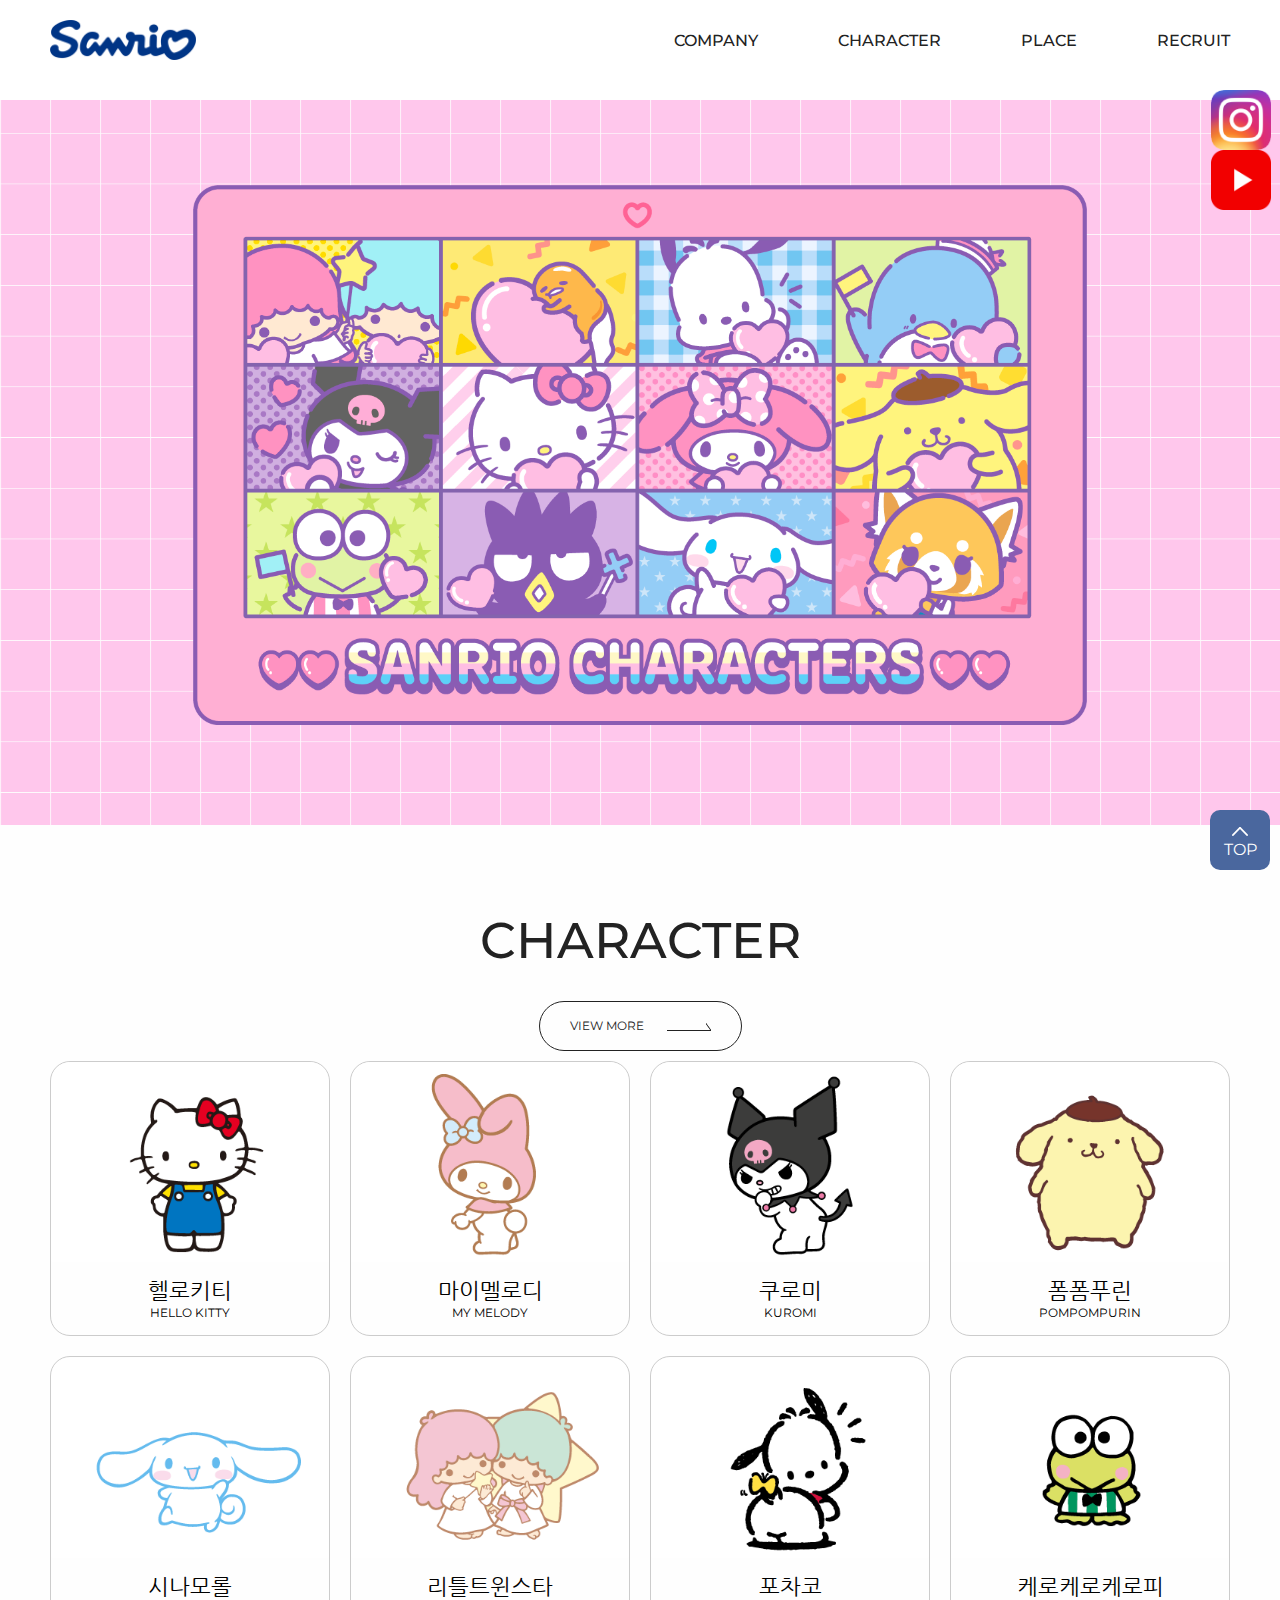
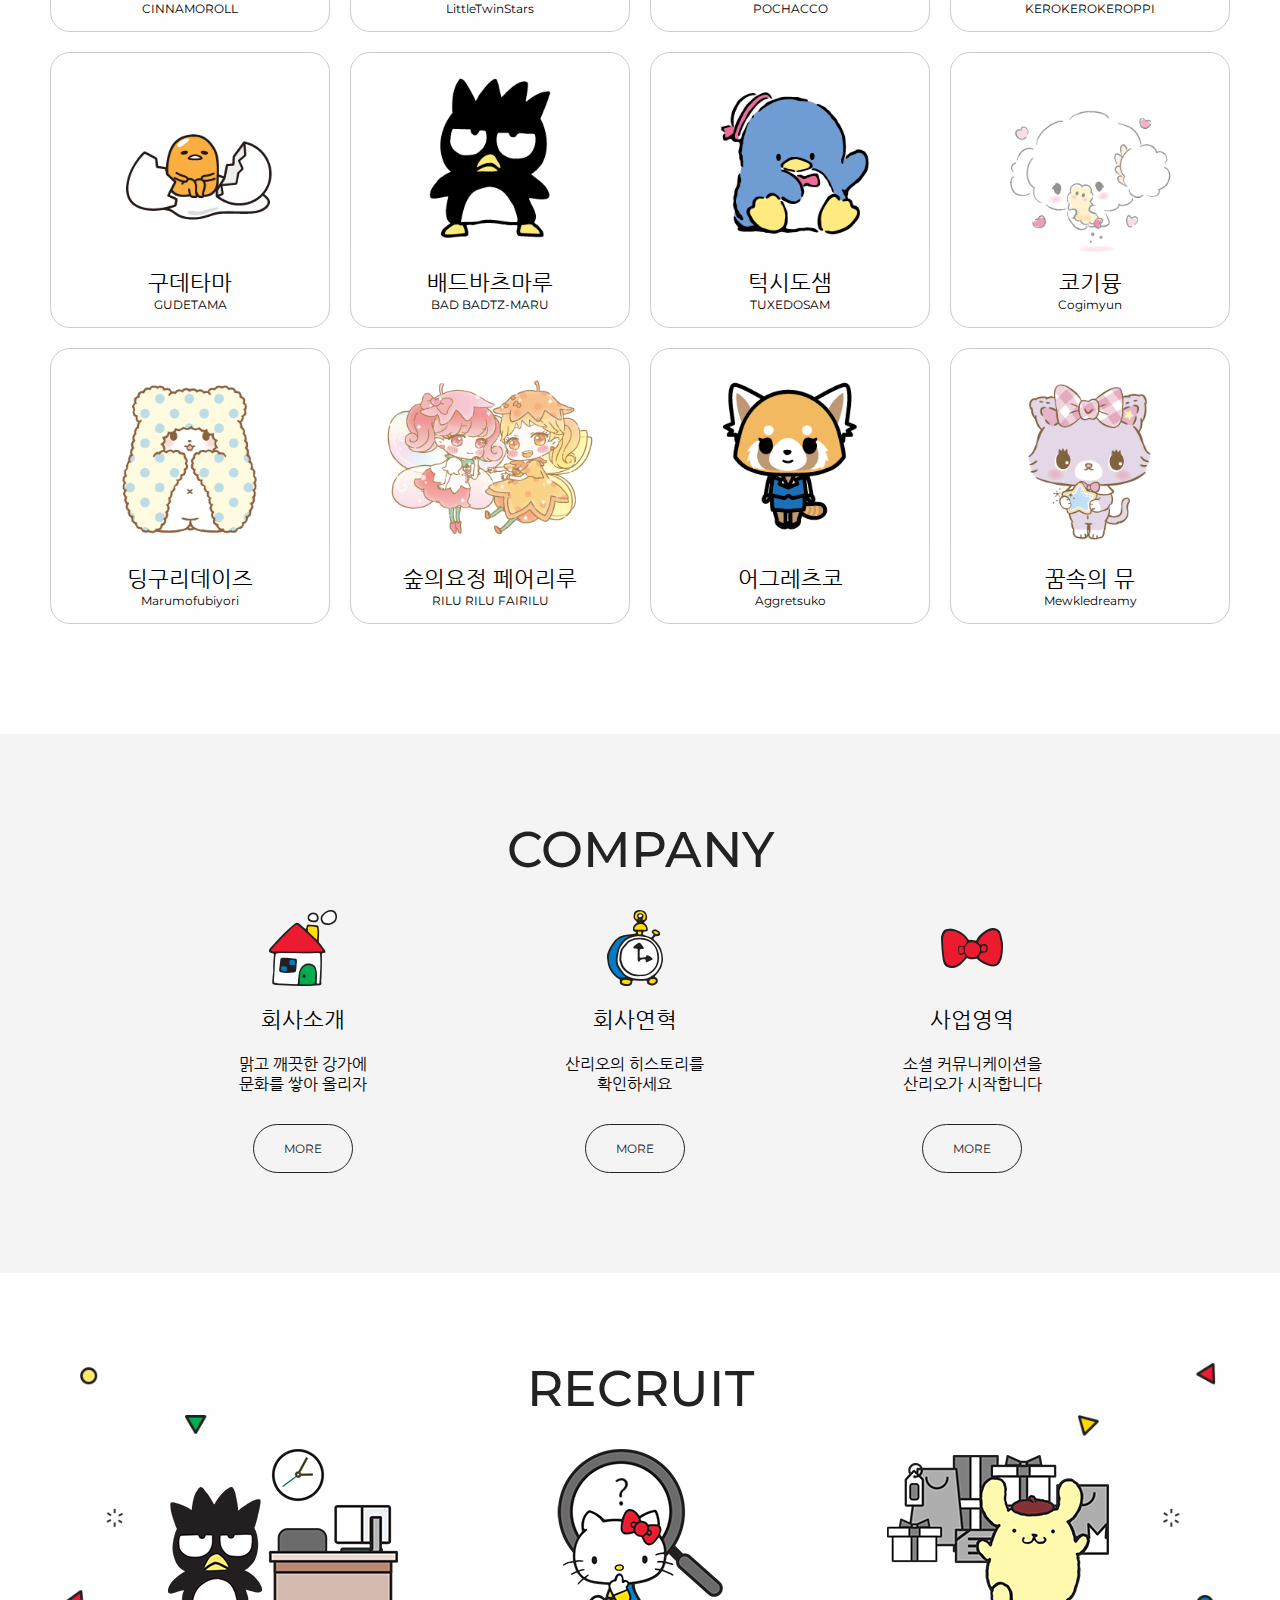
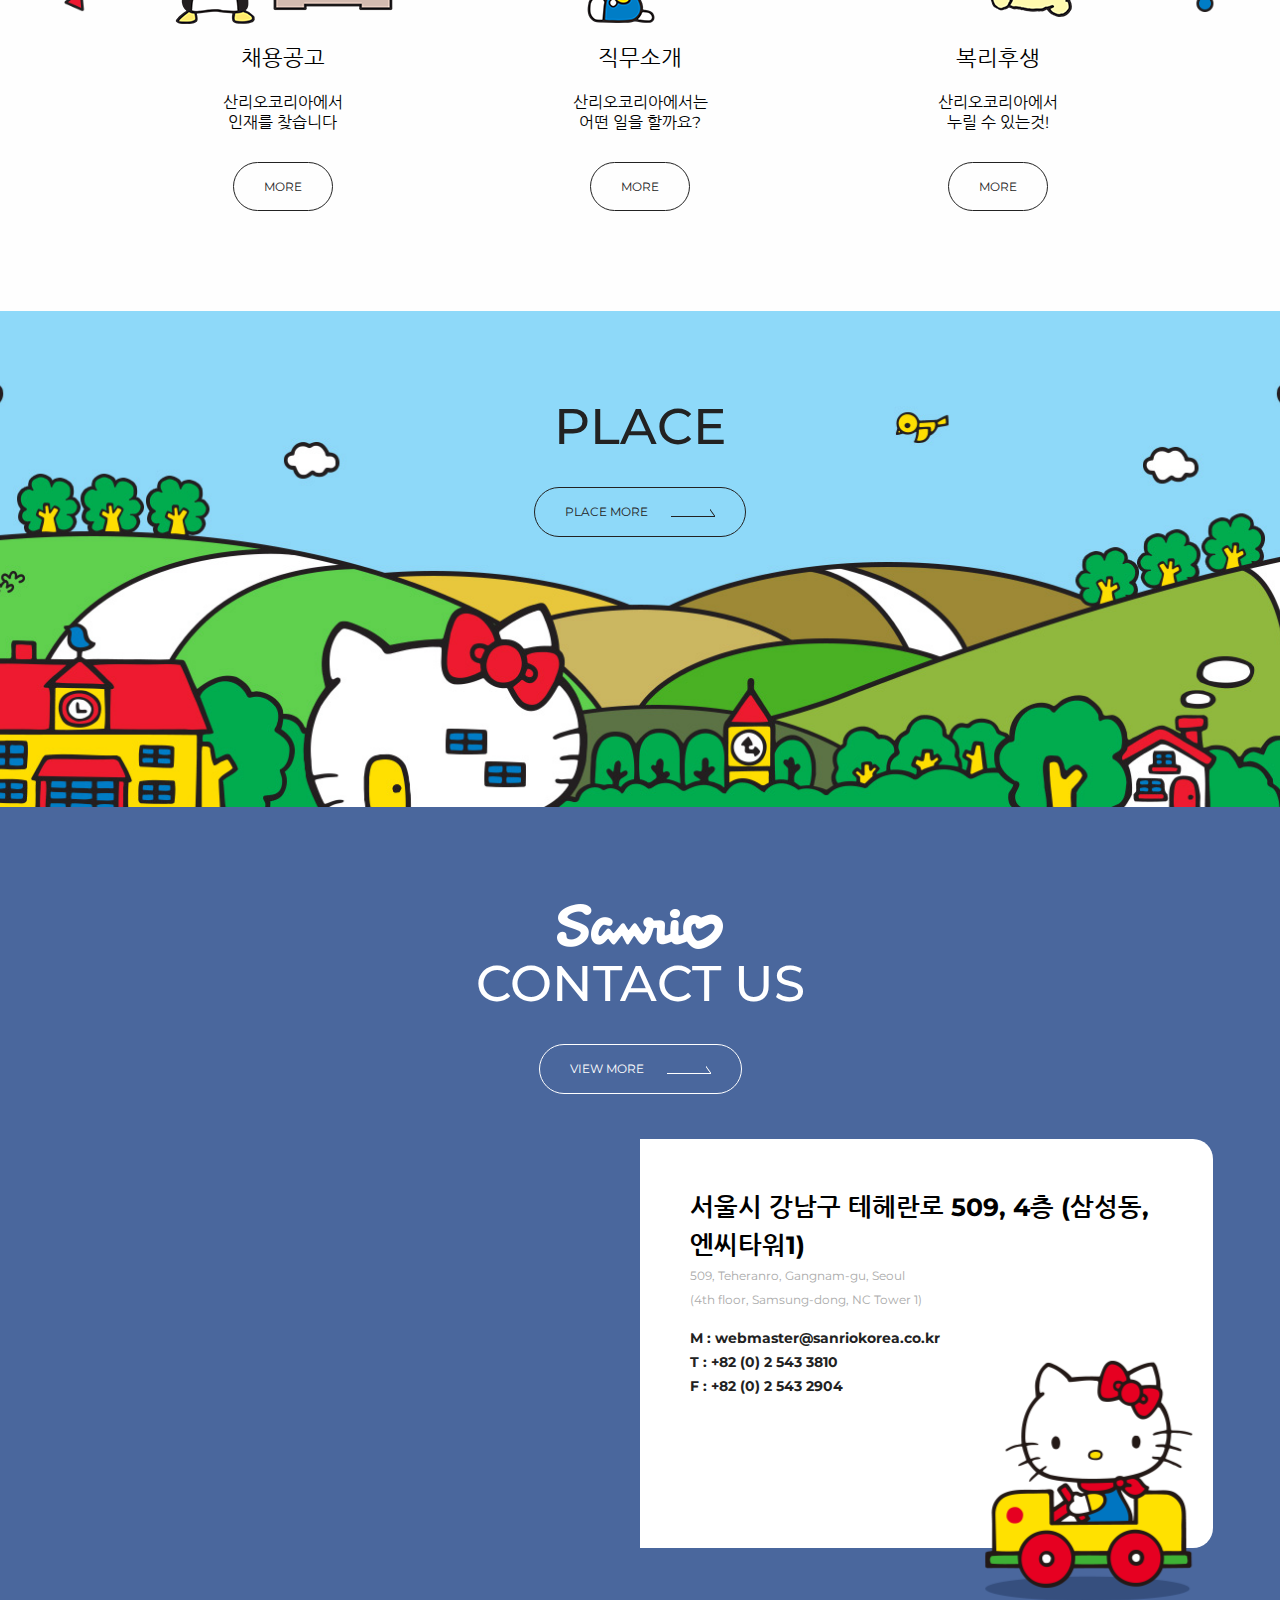
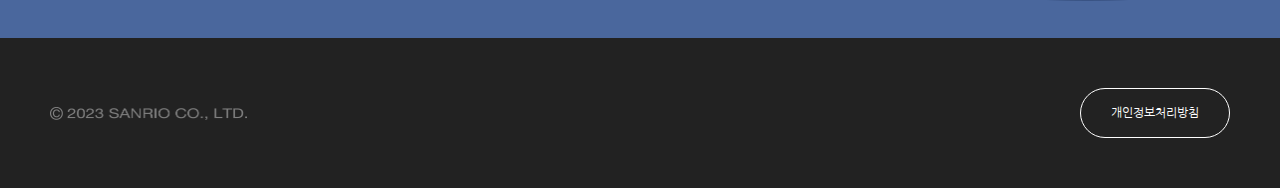
<file: 9993.산리오사이트/index.html>
<!DOCTYPE html>
<html lang="ko">
  <head>
    <meta charset="UTF-8" />
    <meta name="viewport" content="width=device-width, initial-scale=1.0" />
    <meta name="description" content="산리오, 산리오코리아" />
    <link
      rel="shortcut icon"
      type="image/x-icon"
      href="http://sanriokorea.co.kr/favicon.png.ico"
    />
    <title>산리오 사이트</title>
    <!-- 메인 CSS -->
    <link rel="stylesheet" href="./css/main.css" />
    <!-- 메인 미디어쿼리 CSS -->
    <link rel="stylesheet" href="./css/main_media.css" />
    <!-- 메인 JS -->
    <script type="module" src="./js/main.js"></script>
  </head>
  <body>
    <!-- 1. 상단영역 -->
    <div id="top-area">
      <header class="top-area">
        <!-- 양쪽구성 레이아웃 ul : 플렉스jcsb -->
        <ul>
          <li>
            <!-- 로고 -->
            <h1 class="logo">
              <a href="#">
                <img src="./images/logo_2023.png" alt="메인로고" />
              </a>
            </h1>
          </li>
          <li>
            <!-- GNB메뉴 -->
            <nav class="gnb on"></nav>
            <!--  모바일 GNB -->
            <nav class="gnb-mob">
              <a href="#">
                <span></span>
                <span></span>
                <span></span>
              </a>
            </nav>
          </li>
        </ul>
      </header>
    </div>
    <!-- 2. 메인영역 -->
    <main id="main-area">
      <!-- 2-1. 배너영역 -->
      <div class="banner">
        <section class="inbox dt-box">
          <img
            src="./images/main_visual_pc_v1.png"
            alt="데스크탑용 메인 배너"
          />
        </section>
        <section class="mob-box">
          <img src="./images/main_visual_m_v1.png" alt="모바일용 메인 배너" />
        </section>
      </div>
      <!-- 2-2. 캐릭터영역 -->
      <div class="character">
        <section class="inbox">
          <h2 class="stit">character</h2>
          <div class="center-box">
            <a href="#" class="com-btn view-btn"> view more </a>
          </div>
          <!-- 캐릭터 리스트박스 -->
          <div class="cat-list"></div>
        </section>
      </div>
      <!-- 2-3. 컴퍼니영역 -->
      <div class="company">
        <section class="inbox">
          <h2 class="stit">company</h2>
          <!-- 컴퍼니 리스트박스 -->
          <div class="company-list"></div>
        </section>
      </div>
      <!-- 2-4. 리쿠르트영역 -->
      <div class="recruit">
        <section class="inbox">
          <h2 class="stit">recruit</h2>
          <!-- 리쿠르트 리스트박스 -->
          <div class="recruit-list"></div>
        </section>
      </div>
      <!-- 2-5. 플레이스영역 -->
      <div class="place">
        <section class="inbox">
          <h2 class="stit">place</h2>
          <div class="center-box">
            <a href="#" class="com-btn view-btn"> place more </a>
          </div>
        </section>
      </div>
      <!-- 2-6. 컨텍어스영역 -->
      <div class="contact-us">
        <section class="inbox">
          <!-- 타이틀박스 -->
          <h2 class="stit reversal">
            <img src="./images/logo_w.png" alt="흰색로고" /> <br />
            contact us
          </h2>
          <!-- 버튼박스 -->
          <div class="center-box">
            <a href="#" class="com-btn view-btn reversal"> view more </a>
          </div>
          <!-- 지도정보박스 -->
          <article class="map-info inbox">
            <!-- 구글맵 아이프레임 박스 -->
            <div class="map-box">
              <iframe
                src="https://www.google.com/maps/embed?pb=!1m16!1m12!1m3!1d3165.006323824252!2d127.05816469999999!3d37.507768999999996!2m3!1f0!2f0!3f0!3m2!1i1024!2i768!4f13.1!2m1!1z7ISc7Jq47IucIOqwleuCqOq1rCDthYztl6TrnoDroZwgNTA5LCA07Li1ICjsgrzshLHrj5ksIOyXlOyUqO2DgOybjDEp!5e0!3m2!1sko!2skr!4v1738302837846!5m2!1sko!2skr"
              ></iframe>
            </div>
            <!-- 위치정보 박스 -->
            <div class="info-box">
              <h3>서울시 강남구 테헤란로 509, 4층 (삼성동, 엔씨타워1)</h3>
              <address>
                509, Teheranro, Gangnam-gu, Seoul <br />
                (4th floor, Samsung-dong, NC Tower 1)
              </address>
              <p>
                <span>M</span>
                : webmaster@sanriokorea.co.kr <br />
                <span>T</span>
                : +82 (0) 2 543 3810 <br />
                <span>F</span>
                : +82 (0) 2 543 2904
              </p>
              <img src="./images/contact_img.png" alt="컨텍어스 이미지" />
            </div>
          </article>
        </section>
      </div>
    </main>
    <!-- 3. 하단영역 -->
    <div id="bottom-area">
      <footer class="bottom-area">
        <!-- 카피라잇박스 -->
        <div class="copy-right">
          <img src="./images/copyright_2023_02_v2.png" alt="카피라잇" />
        </div>
        <!-- 버튼박스 -->
        <div class="btn-box">
          <a href="#" class="com-btn reversal">개인정보처리방침</a>
        </div>
      </footer>
    </div>

    <!-- sns추가 버튼 그룹박스 -->
    <aside class="q-btn">
      <div class="sns">
        <a href="https://www.instagram.com/sanrio_kr/" target="_blank">
          <img src="./images/i_ins_pc_v3.png" alt="instargram"
        /></a>
        <a href="https://www.youtube.com/c/sanriokorea/featured" target="_blank"
          ><img src="./images/i_you_pc_v3.png" alt="youtube"
        /></a>
      </div>
    </aside>
    <!-- 탑이동버튼 -->
    <div id="to-top" class="top-btn">
      <span>top</span>
    </div>
  </body>
</html>
</file>
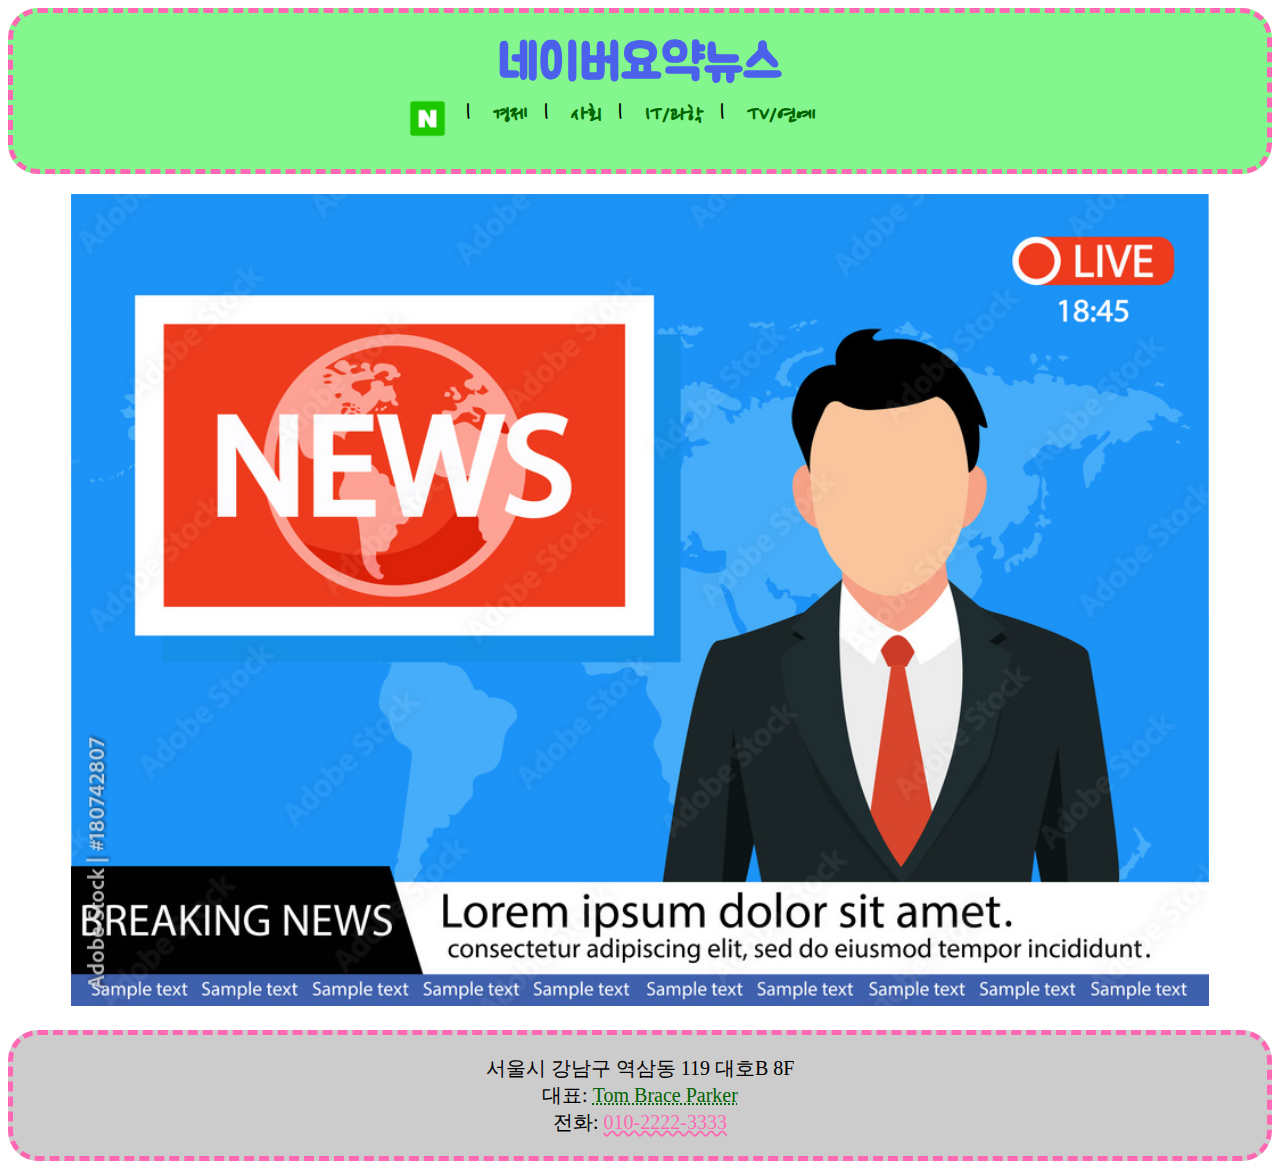
<file: 001.수업코드/01.Info_PJ/index.html>
<!DOCTYPE html>
<html lang="en">
  <head>
    <meta charset="UTF-8" />
    <!-- 메타정보
        1) charset="UTF-8"
        - 2바이트 인코딩처리
        - 한글, 일본어 등 처리함 
        2) viewport
        - 모바일 화면 실제픽셀전환
    -->
    <meta name="viewport" content="width=device-width, initial-scale=1.0" />

    <title>네이버요약뉴스 메인</title>
    <!-- 외부CSS 불러오기 : 익스터널방식 -->
    <!-- 공통CSS -->
    <link rel="stylesheet" href="./css/common.css" />
    <!-- 메인CSS -->
    <link rel="stylesheet" href="./css/main.css" />
    <style>
      /* 스타일시트 영역에 CSS를 쓰는 방법 : 인터널방식 */
      /* 
        스타일시트 사용법:
        선택자{
          속성:값;
          속성:값;
        }
      */
    </style>
  </head>
  <body>
    <!-- 1.상단영역 -->
    <header
      class="header border-style1 layout-common"
      style="text-align: center"
    >
      <!-- 태그안에 style속성으로 지정하는 방법은 인라인방식임 -->
      <h1 id="main-title">네이버요약뉴스</h1>
      <!-- nav요소로 네비게이션 의미의 박스임 -->
      <nav>
        <ul>
          <li>
            <a href="./index.html" title="메인페이지로 이동"
              ><img
                id="main-logo"
                src="./images/naver_logo.png"
                alt="네이버 로고"
            /></a>
          </li>
          <li><a href="./sub1.html">경제</a></li>
          <li><a href="./sub2.html">사회</a></li>
          <li><a href="./sub3.html">IT/과학</a></li>
          <li><a href="./sub4.html">TV/연예</a></li>
        </ul>
      </nav>
    </header>
    <!-- 2.메인영역 -->
    <main class="main layout-common">
      <img src="./images/main_img.jpg" alt="뉴스메인이미지" />
    </main>
    <!-- 3.하단영역 -->
    <footer class="footer border-style1 layout-common">
      <!-- address요소 : 주소 등 정보 -->
      <address>
        서울시 강남구 역삼동 119 대호B 8F <br />
        <!-- br요소 : 줄바꿈 -->
        대표: <span class="ceo-name">Tom Brace Parker</span> <br />
        전화: <span class="tel-num">010-2222-3333</span>
      </address>
    </footer>
    <!-- 
    [ 요소 명명법 ]
    1. 아이디는 #, 클래스는 . (약어로만들기)
    2. 이름은 구체적으로 만들고
      단어마다 데쉬(-)를 사용함(케밥케이스)
    3. 아이디는 유일함, 클래스는 다중적용가능
    예) <div class="aa bb cc" id="ee"></div>


    [ img 요소 ]
    - img 는 이미지를 불러오는 요소
    - 필수속성
        1) src : 이미지경로
        2) alt : 대체텍스트(웹접근성 필수)
        -> alternative text

    [ 요소의 구성 ]
    1. 요소명 - 요소별 특징을 구분하는 이름
    2. 속성 - 요소가 가지는 개별 셋팅값을 저장함
      -> 속성값은 쌍따옴표안에 표기함
        표기) <요소명 속성="값">
      -> 요소의 문자는 모두 소문자를 원칙으로 한다!


    [ 요소 공통속성 ]
    1. style 속성 : 요소에 인라인으로 CSS속성값을 셋팅함
      예) <요소명 style="속성:값;속성:값;">
    2. title 속성 : 툴팁제공속성(마우스오버시 등장)

    [ HTML5에서 등장한 div 친구들 ]
      - div에 내용을 구분하는 이름을 지어줌
      - 의미가 있는요소를 시멘틱(sementic)태그라고 함!
    1. header : 머릿부분
    2. footer : 아랫부분
    3. main : 메인부분(한번만 사용가능!)
    4. nav : 네비게이션 부분
    5. aside : 부가정보
    6. section : 내용구분파트
    7. article : 독립된 내용구분파트
    ( section/article 내부에 h1~h6 태그사용권고)     
    -->
  </body>
</html>
</file>
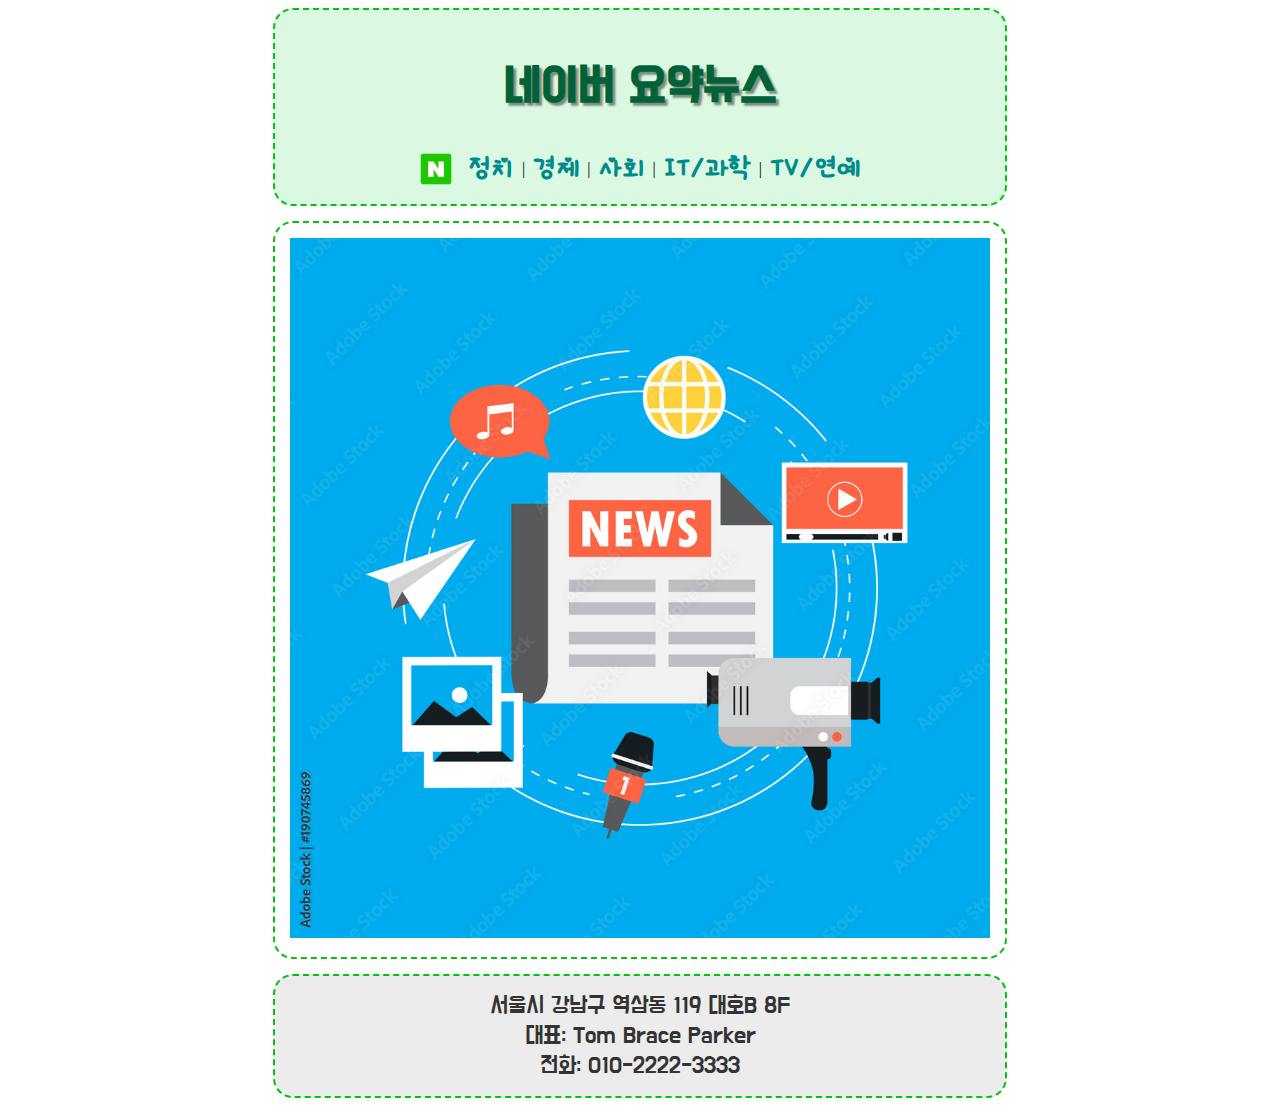
<file: 002.HTML학습/01.Info_PJ/index.html>
<!DOCTYPE html>
<html lang="en">
  <head>
    <meta charset="UTF-8" />
    <meta
      name="viewport"
      content="width=device-width, initial-scale=1.0"
    />
    <title>
      네이버요약뉴스 2024.10.
    </title>
    <!-- 웹폰트 CDN방식 호출하기 -->
    <!-- CDN은 Content Delivery Network
      네트웤으로 컨텐트 불러오기 -->
    <link
      rel="preconnect"
      href="https://fonts.googleapis.com"
    />
    <link
      rel="preconnect"
      href="https://fonts.gstatic.com"
      crossorigin
    />
    <link
      href="https://fonts.googleapis.com/css2?family=Do+Hyeon&display=swap"
      rel="stylesheet"
    />
    <!-- 스타일 요소 -->
    <!-- <style></style> -->
    
    <!-- 외부 CSS 불러오기 -->
     <link rel="stylesheet" href="./css/common.css">
  </head>
  <body>
    <!-- 1. 상단영역 -->
    <header id="top-area" class="part">
      <!-- 1-1. 타이틀 -->
      <h1>네이버 요약뉴스</h1>
      <!-- 1-2. 메뉴 -->
      <nav class="menu">
        <a href="index.html">
          <img
            src="images/naver_logo.png"
            alt="네이버로고"
            style="
              width: 40px;
              vertical-align: middle;
            "
          />
        </a>
        <span></span>
        <a href="sub1.html">정치</a>
        <span> | </span>
        <a href="sub2.html">경제</a>
        <span> | </span>
        <a href="sub3.html">사회</a>
        <span> | </span>
        <a href="sub4.html">IT/과학</a>
        <span> | </span>
        <a href="sub5.html">TV/연예</a>
      </nav>
    </header>
    <!-- <div id="header"></div> -->

    <!-- 2. 메인영역 -->
    <main
      id="main-area"
      class="part main-area"
    >
    <img src="./images/main.jpg" alt="메인페이지 뉴스이미지" style="width: 100%;">
  </main>

    <!-- <div id="main"></div> -->

    <!-- 3. 하단영역 -->
    <footer id="info-area" class="part">
      <address>
        서울시 강남구 역삼동 119 대호B
        8F <br />
        대표: Tom Brace Parker <br />
        전화: 010-2222-3333
      </address>
    </footer>
    <!-- <div id="footer"></div> -->

    <!--

    [ 요소 명명법 ]
    1. 아이디는 #, 클래스는 . (약어로만들기)
    2. 이름은 구체적으로 만들고
      단어마다 데쉬(-)를 사용함(케밥케이스)
    3. 아이디는 유일함, 클래스는 다중적용가능
    예) <div class="aa bb cc" id="ee"></div>


    [ img 요소 ]
    - img 는 이미지를 불러오는 요소
    - 필수속성
        1) src : 이미지경로
        2) alt : 대체텍스트(웹접근성 필수)
        -> alternative text

    [ 요소의 구성 ]
    1. 요소명 - 요소별 특징을 구분하는 이름
    2. 속성 - 요소가 가지는 개별 셋팅값을 저장함
      -> 속성값은 쌍따옴표안에 표기함
        표기) <요소명 속성="값">
      -> 요소의 문자는 모두 소문자를 원칙으로 한다!


    [ 요소 공통속성 ]
    1. style 속성 : 요소에 인라인으로 CSS속성값을 셋팅함
      예) <요소명 style="속성:값;속성:값;">
    2. title 속성 : 툴팁제공속성(마우스오버시 등장)

    [ HTML5에서 등장한 div 친구들 ]
      - div에 내용을 구분하는 이름을 지어줌
      - 의미가 있는요소를 시멘틱(sementic)태그라고 함!
    1. header : 머릿부분
    2. footer : 아랫부분
    3. main : 메인부분(한번만 사용가능!)
    4. nav : 네비게이션 부분
    5. aside : 부가정보
    6. section : 내용구분파트
    7. article : 독립된 내용구분파트
    ( section/article 내부에 h1~h6 태그사용권고)     
-->
  </body>
</html>
</file>
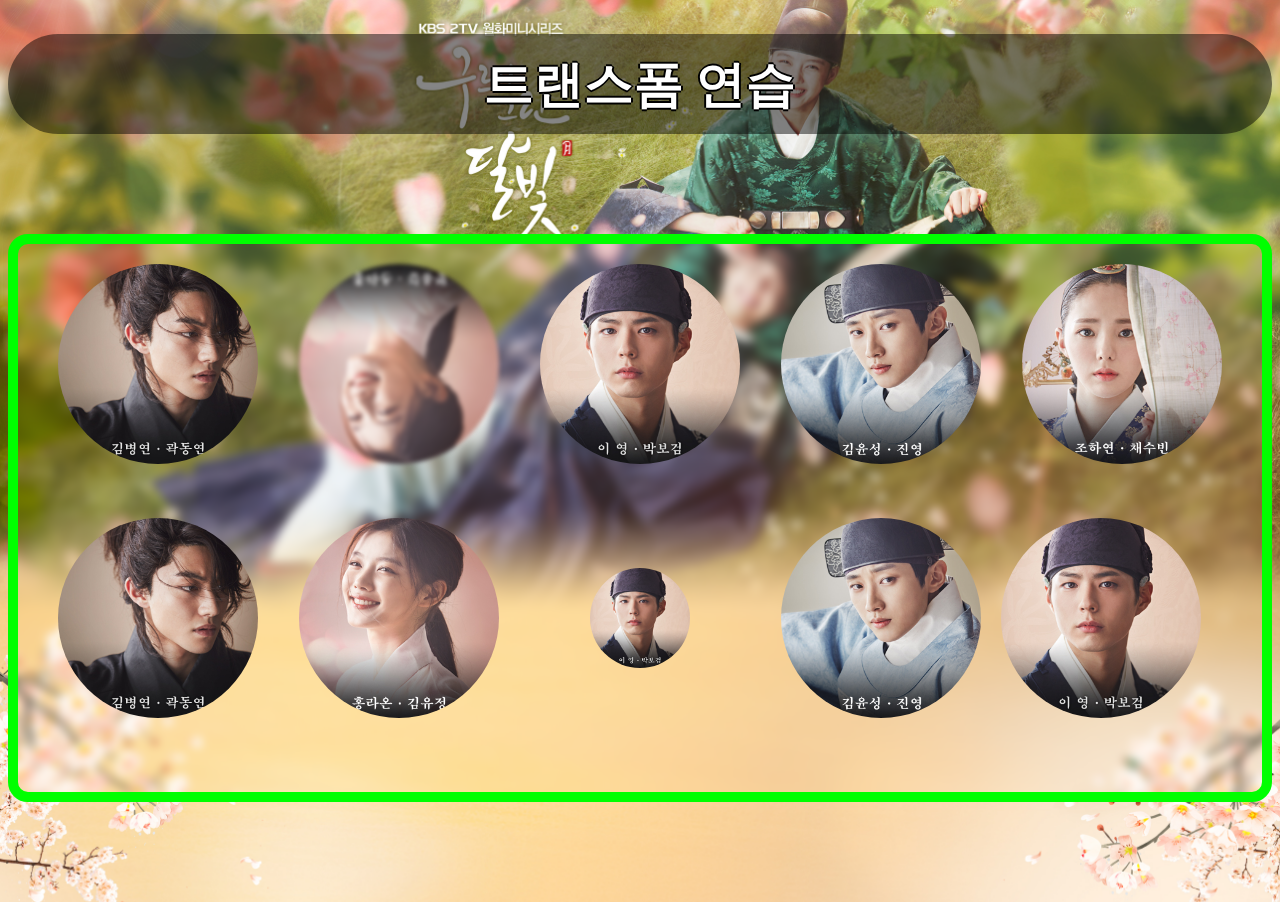
<file: 002.HTML학습/05.Transform_PJ/index.html>
<!DOCTYPE html>
<html lang="en">
    <head>
        <meta charset="UTF-8" />
        <title>트랜스폼 기본 사용법</title>
        <style>
            body {
                background: url(./images/bg-main.jpg) no-repeat fixed center top/cover;
            }
            /* 타이틀 */
            .tit {
                /* 박스셋팅 */
                border-radius: 50px;
                background-color: rgba(0, 0, 0, 0.478);
                text-align: center;

                /* 글자셋팅 */
                color: #fff;
                font-size: 50px;
                line-height: 100px;
                /* 글자그림자로 테두리주기 */
                text-shadow: 2px 0 #000, -2px 0 #000, 0 2px #000, 0 -2px #000;
            }

            /* 전체부모박스 */
            .cont {
                /* 박스셋팅 */
                max-width: 1500px;
                border: 10px solid lime;
                border-radius: 20px;
                padding: 20px;
                margin: 100px auto;
                box-sizing: border-box;

                /* 겹쳐지는 부분 배경 흐르게하기
                -> 백드롭필터! 블러! */
                backdrop-filter: blur(5px);
            }

            /* 가상요소로 clear셋팅 */
            .cont::after {
                content: "";
                display: block;
                clear: both;
            }

            /* 캐릭터 공통 div */
            .cont > div {
                /* 옆으로 흐르게 */
                float: left;
                /* 5등분 가로크기 */
                width: 20%;
                text-align: center;
                margin-bottom: 50px;
            }
            /* 이미지를 원형으로! */
            .cont > div > img {
                width: 200px;
                height: 200px;
                border-radius: 50%;
                /* 트랜지션: 속시이지 */
                transition: transform 0.6s;
            }

            /* 
                [ Transform 효과주기 ]
                - 선택요소의 크기, 회전, 이동, 기울임
                 등 변형을 하기위한 속성
                - 2D, 3D 지원됨

                1. rotateY(각도deg) - Y축회전
                - deg 는 각도의 단위(도:degree)

                [ 각도 단위 확장 ]
                (1) deg: 도 단위 (360 deg는 한 바퀴 회전)
                (2) grad: 그라디언트 (400 grad는 한 바퀴 회전)
                (3) rad: 라디안 (2π rad는 한 바퀴 회전)
                (4) turn: 턴 (1 turn은 한 바퀴 회전)


            */
            #trans1:hover img {
                /* y축회전 : tfry */
                transform: rotateY(180deg);

                /* 필터 적용하기(흑백) */
                filter: grayscale(100%);
                /* CSS 필터 적용하기
                    : 필터속성은 흑백,흐림,세피아,명암,
                    채도 등 출력이미지를 변경하고자 할때
                    사용하는 속성
                    (참고)
                    https://www.w3schools.com/cssref/playit.php?filename=playcss_filter&preval=blur(5px)
                */


            }

            /* 
                2. rotateX(각도deg) - X축회전
                - deg 는 각도의 단위(도:degree)
            */
            #trans2 img {
                /* x축회전 : tfrx */
                transform: rotateX(180deg);
                /* 필터블러 */
                filter: blur(2px);
            }
            #trans2:hover img {
                /* x축회전 : tfrx */
                transform: rotateX(0deg);
                /* 필터블러 */
                filter: blur(0px);
            }

            /* 
                3. translateX(거리) - X축이동
                - 단위 : px, % 등
                - 현재 위치로부터 이동
                - 기준점은 요소의 왼쪽
                - % 단위를 쓸경우 기준은 요소의 width값
                - 이동방향: + 오른쪽, -는 왼쪽
            */
            #trans3:hover img {
                /* x축이동 : tftx */
                transform: translateX(-50%);
                
            }
            /* 
                4. translateY(거리) - Y축이동
                - 단위 : px, % 등
                - 현재 위치로부터 이동
                - 기준점은 요소의 윗쪽
                - % 단위를 쓸경우 기준은 요소의 height값
                - 이동방향: + 아랫쪽, -는 윗쪽
            */
            #trans4:hover img {
                /* y축이동 : tfty */
                transform: translateY(200px);
            }
            /* 
                5. translate(x축거리,y축거리) - X,Y축이동
                - 단위 : px, % 등
                - 현재 위치로부터 이동
                - 기준점은 요소의 윗쪽, 왼쪽선
                - % 단위를 쓸경우 기준은 요소의 
                    width,height값
                - 이동방향: + 오른쪽/아랫쪽, -는 왼쪽/윗쪽
            */
            #trans5:hover img {
                /* x,y축 동시이동 : tft */
                /* transform: translate(-50%, -100%); */

                /* 
                    [ translate 속성 ]
                     translate: 값 값; -> x,y축 이동설정
                     translate: 값; -> x축 이동설정
                     translate: 0 값; -> y축 이동설정
                
                */
                translate: -50% -100%;
                /* x축이동 */
                /* translate: -50%; */
                /* y축이동 */
                /* translate: 0 -100%; */

                /* translate의 사용율이 높아짐에 따라
                transform 하위속서에서 독립하여 사용될 수
                있다! translate: x축 y축; 
                    y축값을 안쓰면 비워놓고
                    x축값을 안쓰면 0쓰고 지나감
                */


                transition: .5s;


                /* CSS에서 기존 하위속성이 사용율이 높아지면 별도의 속성으로 독립시켜주기도함! */
                /* filter:opacity(50%); */
                opacity: 0.5;
            }

            /* 
                6. rotate(각도deg) - 원형회전
                - 각도의 숫자가 양수이면 시계방향
                음수는 반시계방향
                - 기본회전축은 정중앙
                (변경가능: transform-origin)
            */
            #trans6:hover img {
                /* 원형회전 : tfr */
                 /* transform: rotate(2589deg); */

                 /* 
                    [ rotate 속성 ]
                     rotate: 각도; -> 평면회전
                     rotate: x 각도; -> x축회전
                     rotate: y 각도; -> y축회전
                     rotate: z 각도; -> z축회전

                     ((축별조합하기)) 1은 사용, 0은 미사용
                     rotate: 1 1 0 45deg; -> x,y조합
                     rotate: 1 1 1 45deg; -> x,y,z 조합
                 
                 
                 */
                 /* rotate: 4568deg; */
                 rotate: 3turn;
                 /* rotate: x 4568deg; */
                 /* rotate: y 4568deg; */
                 /* rotate: 1 1 0 4568deg; */

                 /* 트랜지션 종류 변경 */
                 transition-property: rotate;
                 /* 트랜지션 시간 늘리기 */
                 transition-duration: 5s;

            /* 
                transition: 속시이지
                개별 설정이 가능함!

                1. 속성 : 
                    transition-property
                2. 시간 :
                    transition-duration
                3. 이징(가속도) :
                    transition-timing-function
                4. 지연시간 :
                    transition-delay
                */

            }

            /* 회전축 변경하기 */
            #trans6 img {
                /* transform-origin: right bottom; */
                transform-origin: 70% 20%;
            /* 
                [ 트랜스폼 회전축 변경속성 ]
                transform-origin: 가로 세로;
                - 가로값 : left, right, center, 몇px,몇%
                - 세로값 : top, bottom, center, 몇px,몇%
                - 기본값 : 가로, 세로 center임! 
            */

            }

            /* 
                7. skew - x,y축 기울임
                - skewX(각도deg), skewY(각도deg)
                - skew(x축,y축)
                - 각도가 양수/음수에 따라 기울임 방향이 달라짐
            */
            #trans7:hover img {
                transform: skewY(-30deg);
            }

            /* 
                8. scale(x축배수, y축배수)
                - 값을 하나만쓰면 양방향 같은 값 셋팅
                - 배수가 1보다 크면 확대, 작으면 축소
                - scaleX(배수), scaleY(배수) - x,y별셋팅
                - 값이 0이면 사라짐
                -> 가끔 크기가 정해진 요소를 일정크기로
                축소, 확대해서 크기를 맞출때도 용이함!
            */
            #trans8:hover img {
                /* 스케일 : tf:s */
                /* transform: scale(2); */

                /* 
                    [ scale 속성 ] 
                     scale: 값; -> 전체확대
                     scale: 값 값; -> x,y 따로확대
                     scale: 값 1; -> x확대
                     scale: 1 값; -> y확대
                 */
                /* scale: 2; */
                /* scale: 2 4; */
                /* scale: 2 1; */
                scale: 1 2;
            }
            /* 초기배율설정 */
            #trans8 img {
                /* 소수점값은 축소임 */
                /* transform: scale(.5); */
                scale: .5;

                /* 트랜지션 속성변경 */
                transition-property: scale;
            }

            /* 
                9. 복합적용하기
                transform: 속성1 속성2 속성3 ....; 
            */

            #trans9:hover img {
                transform: scale(5) translate(-200%,-100%) rotateX(1200deg) skewX(50deg) rotate(5300deg);

                /* 트랜지션 시간 늘리기 */
                transition-duration: 30s;
            }

            /* 
                10. 앞뒤로 있는 이미지 뒤집기
                - 셋팅: 한 박스 안에 이미지가 2장 있고 이것을
                겹치게 셋팅한다-> 앱솔루트로 셋팅!
                - 순서는 나중 것이 위에 온다!
                - 적절한 트랜스폼, 트랜지션을 이용한다!
            */
            #trans10{
                /* 앱솔루트 자식은 잡히지 않으므로
                가로,세로 크기를 설정함! */
                width: 200px;
                height: 200px;
                
                /* 텍스트 중앙해제 */
                text-align: left;
            }
            #trans10 img{
                position: absolute;
                /* 앱솔루트는 서로 겹친다! */
                /* 위치값 없으면 부모박스에 가만히 있는다!
                즉, 젠틀하다! 젠틀앱솔루트~!!! */
            }
            /* 유정이 원본 회전하여 숨기기 */
            #trans10 img:first-child{
                /* y축 90도회전 */
                rotate: y 90deg;
                /* transform: rotateY(90deg); */

                /* 트랜지션: trs 처음에 천천히 */
                transition: .4s ease-in;
            }

            /* 유정이 오버시 회전하여 보이기 */
            #trans10:hover img:first-child{
                /* y축 0도회전 */
                rotate: y 0deg;
                /* transform: rotateY(0deg); */

                /* 트랜지션 : trs 속시이지 (뒤에 지연시간) 
                마지막에 천천히 */
                transition: .4s ease-out .4s;
            }

            /* 보거미 원본 회전하기 */
            #trans10 img:last-child{
                /* y축 0도회전 */
                rotate: y 0deg;
                /* transform: rotateY(0deg); */

                /* 트랜지션 : trs 속시이지 (뒤에 지연시간)
                마지막에 천천히 */
                transition: .4s ease-out .4s;
            }

            /* 보거미 오버시 회전하기 */
            #trans10:hover img:last-child{
                /* y축 90도회전 */
                rotate: y 90deg;
                /* transform: rotateY(90deg); */

                /* 트랜지션: trs 처음에 천천히 */
                transition: .4s ease-in;

            }

            /* 
                [ CSS 애니메이션 가속도 ]

                (1) linear : 등속도
                (2) ease : 앞뒤로 약간느려짐(기본값)
                (3) ease-in : 처음에 느리게 출발
                (4) ease-out : 마지막에 느리게 멈춤
                (5) ease-in-out : 앞뒤로 느려짐

                https://www.w3schools.com/cssref/playit.php?filename=playcss_animation-timing-function&preval=linear
            */
            

        </style>
    </head>
    <body>
        <!-- 타이틀 -->
        <h1 class="tit">트랜스폼 연습</h1>
        <!-- 내용박스 -->
        <div class="cont">
            <div id="trans1">
                <img src="images/cast01.jpg" alt="캐릭터" />
            </div>
            <div id="trans2">
                <img src="images/cast02.jpg" alt="캐릭터" />
            </div>
            <div id="trans3">
                <img src="images/cast03.jpg" alt="캐릭터" />
            </div>
            <div id="trans4">
                <img src="images/cast04.jpg" alt="캐릭터" />
            </div>
            <div id="trans5">
                <img src="images/cast05.jpg" alt="캐릭터" />
            </div>
            <div id="trans6">
                <img src="images/cast01.jpg" alt="캐릭터" />
            </div>
            <div id="trans7">
                <img src="images/cast02.jpg" alt="캐릭터" />
            </div>
            <div id="trans8">
                <img src="images/cast03.jpg" alt="캐릭터" />
            </div>
            <div id="trans9">
                <img src="images/cast04.jpg" alt="캐릭터" />
            </div>
            <div id="trans10">
                <img src="images/cast02.jpg" alt="캐릭터" />
                <img src="images/cast03.jpg" alt="캐릭터" />
            </div>
        </div>
    </body>
</html>
</file>
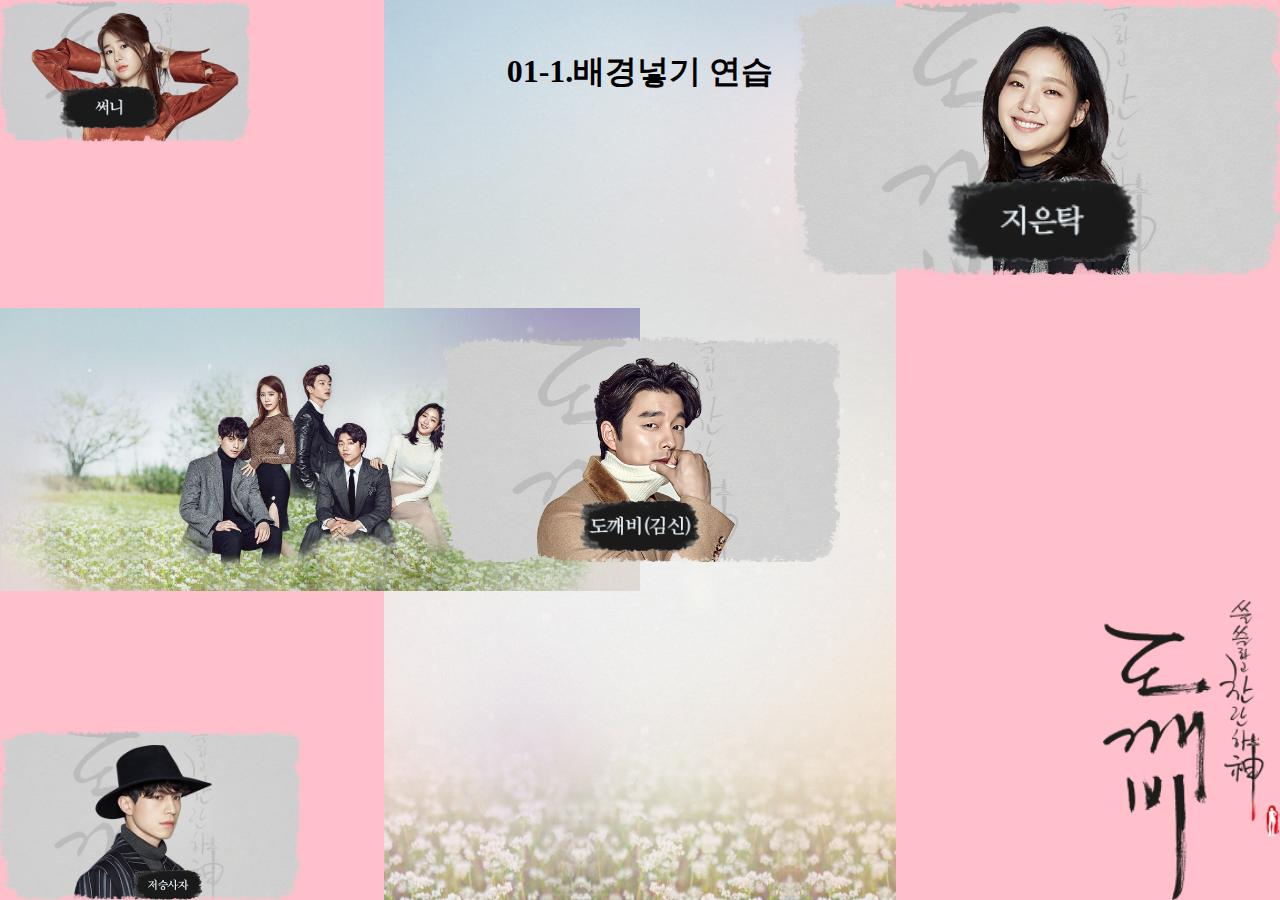
<file: 003.CSS학습/01-1.배경연습.html>
<!DOCTYPE html>
<html lang="ko">
  <head>
    <meta charset="UTF-8" />
    <meta
      name="viewport"
      content="width=device-width, initial-scale=1.0"
    />
    <title>01-1.배경연습</title>
    <style>
      /* 스타일시트 인터널 코딩구역 */

      /* 초기화
      - 기본 디자인 셋팅을 없애는코드
      - 마진,패딩 없애기가 기본초기화임 */
      html,
      body,
      h1 {
        /* 콤마는 그룹선택자임! */
        margin: 0;
        padding: 0;
      }
      /* 보이는 화면만큼 최상위 요소 맞추기 */
      html,
      body {
        height: 100%;
        /* 항상 %단위는 싸고 있는 부모박스를 기준한다!
          body는 html을 기준하고 html은 보이는 화면을
          기준한다! 보이는 화면을 window라고 함!
        */
      }

      /* 타이틀 */
      h1 {
        /* 패딩 p50 */
        padding: 50px;
        /* 중앙정렬 tac */
        text-align: center;
      }

      /* body요소 안에 배경넣기 */
      body {
        /* 주의 : html에 배경을 넣지 말고 body넣자! */

        /* 1. 배경색 : background-color (bgc) */
        background-color: pink;

        /* 2. 배경이미지 : background-image (bgi) -> url()
        기본적으로 배경이미지는 반복된다! */
        background-image: url(./imgs/bg_logo_a_01.png);

        /* 3. 배경 반복여부 : background-repeat (bgr)
          값:
          repeat-x : x축반복
          repeat-y : y축반복
          repeat : 모든축반복(기본값)
          no-repeat : 반복안함
        */
        background-repeat: no-repeat;

        /* 4. 화면고정 : background-attachment (bga) 
          배경고정 여부는 스크롤바가 있어야
          확인된다!(스크롤시 움직이지 않게함)
        */
        /* background-attachment: fixed;
        height: 200%; */

        /* 5. 배경위치 : background-position (bgp) 
          background-position: 가로 세로;
          1. 가로방향 : left, center, right
          2. 세로방향 : top, center, bottom
          - 수치값 : px, %, em 등 여러단위 사용가능
          - % 단위는 기준이 이미지의 중앙이다!
          (50%는 정중앙임!)
          - 양방향중 생략하면 center가 기본값임!
        */
        /* background-position: right bottom; */
        /* 포지션 따로쓸 수 있음! */
        background-position-x: right;
        background-position-y: bottom;

        /* 6. 배경이미지 크기 : background-size (bgz) 
          정해진값:
          1. contain - 이미지가 화면을 채우고 모두 보임
          2. cover - 이미지가 박스를 모두 채우고 잘리는 부분이 있을 수 있음
          3. 수치값 - 가로,세로에 모두 수치값
          사용가능하며 가로, 세로중 한쪽만 주면
          이미지가 비율을 유지함!

        */
        background-size: co;
        /* background-size:  100px 300px; */
        /* background-size:  100px; */
        /* background-size:  100px auto; */
        background-size: auto 300px;

        /* 
          [ 배경속성 한꺼번에 쓰기 ]
           background : 배경색 이미지 반복 고정 위치/크기
           background : 색이반고윙/크
           - 주의: 위치값 없이 크기만 셋팅하려면
           반드시 위치값을 0이라도 쓰고 슬래쉬 뒤에 
           크기를 써야함!
           예) background: #000 url() no-repeat 0/right;
        */
      }

      /* body아래 .wrap박스 */
      .wrap {
        height: 100%;
        /* 높이값을 body와 같이 화면만큼 채운다! */

        /* 
          배경 한번에 쓰기를 사용하면
          여러개의 배경이미지를 넣을 수 있다!

          background : 색이반고윙/크, 색이반고윙/크,...;

          콤마로 구분하여 연속 셋팅한다!

          ((특징))
          1. 위쪽에 셋팅된 배경이미지가 위에 위치함
          2. 위치값의 가로는 left, 세로는 center가 기본값임
          3. 위치가 크기의 특정값을 쓰지 않으면 기본값이 적용됨
          4. 위치값을 0을 쓰면 기본값인 left center가 적용됨
          5. 위치값을 %로 쓰면 설정박스의 % 위치를 이미지 중심을
          기준으로 위치하게됨
        */

        /* 배경이미지 다중적용하기! */
        background:
        /* 도깨비 이름 */ url(./imgs/d01.png)
            no-repeat 50% 59%/122px,
          /* 도깨비 */
            url(./imgs/dc1.png)
            no-repeat center / 400px,
          /* 지은탁 이름(모두비율로셋팅) */
            url(./imgs/d02.png)
            no-repeat 87% 14vw / 15%,
          /* 지은탁(모두비율로셋팅) */
            url(./imgs/dc2.png)
            no-repeat right top / 38%,
          /* 저승사자이름 */
            url(./imgs/d03.png)
            no-repeat 11% 100%/70px,
          /* 저승사자 */
            url(./imgs/dc3.png)
            no-repeat left bottom/300px,
          /* 써니이름 */
            url(./imgs/d04.png)
            no-repeat 5% 10%/100px,
          /* 써니 */ url(./imgs/dc4.png)
            no-repeat left top/250px,
          /* 포스터 */
            url(./imgs/bg_mainvisual.jpg)
            no-repeat 0/50%,
          /* 포스터 */
            url(./imgs/eachBG.jpg)
            no-repeat 50% top/40% 100%;
      }
    </style>
  </head>
  <body>
    <div class="wrap">
      <h1>01-1.배경넣기 연습</h1>
    </div>
  </body>
</html>
</file>
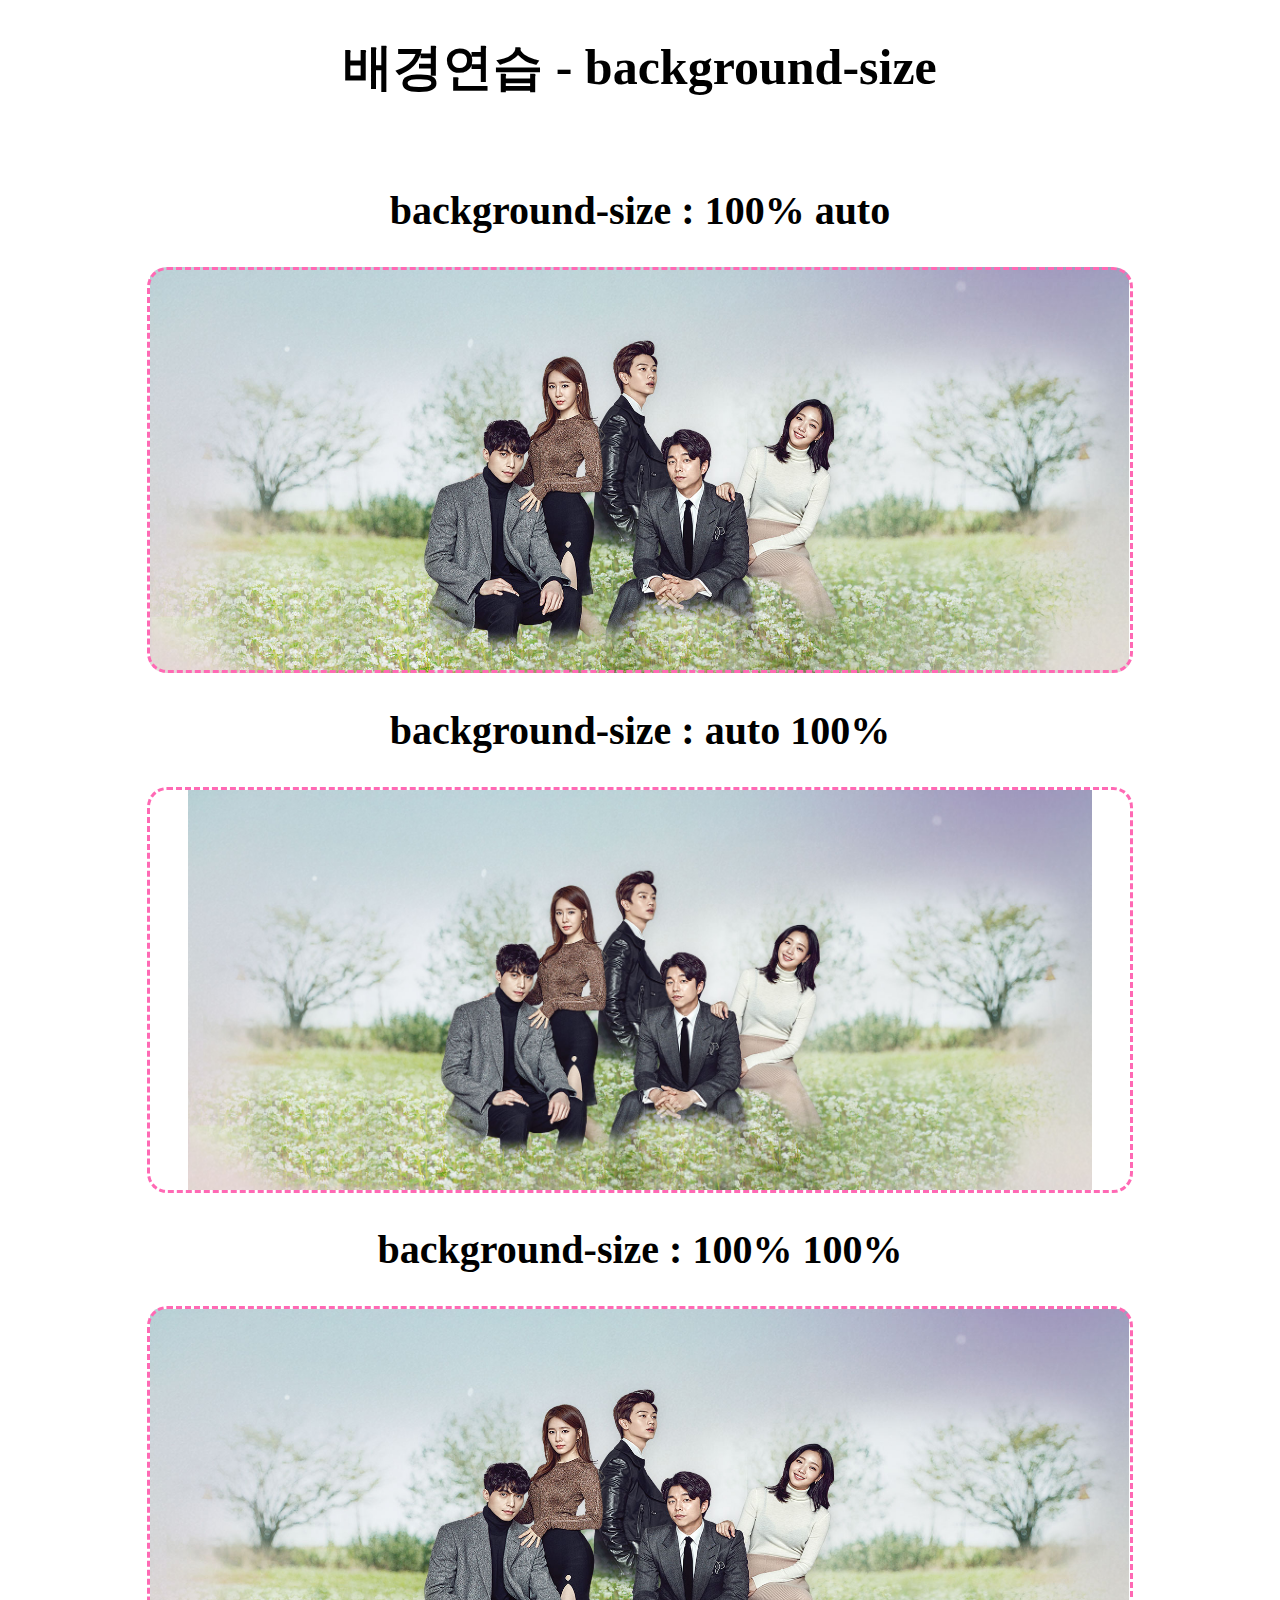
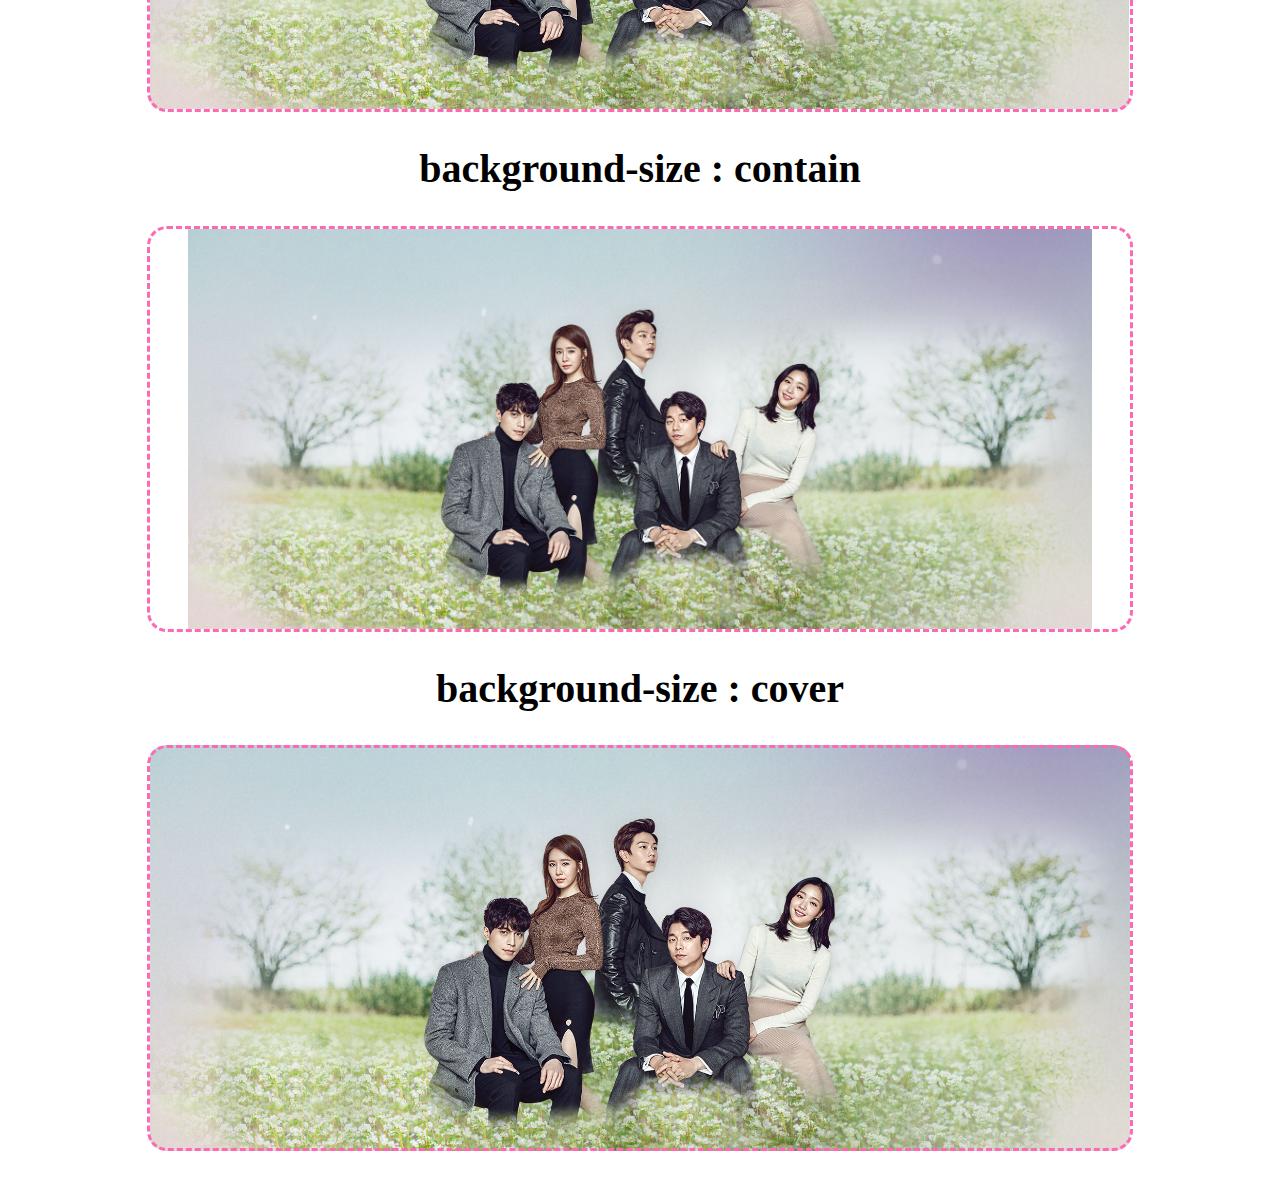
<file: 003.CSS학습/01-2.배경크기설정.html>
<!DOCTYPE html>
<html lang="ko">
<head>
    <meta charset="UTF-8">
    <title>01-2.배경 크기 설정</title>
    <style>
        .tit{
            text-align: center;
            font-size: 40px;
        }
        .t1{
            font-size: 50px;
        }
        /* 부모박스 */
        .wrap{
            padding: 20px;
        }
        /* 하위 div */
        .wrap>div{
            /* 공통배경셋팅 */
            /* 배경이미지 bgi */
            background-image: url(./imgs/bg_mainvisual.jpg);
            /* 배경반복 bgr */
            background-repeat: no-repeat;
            /* 배경위치 중앙 bgp */
            background-position: center;


            width: 80%;
            height: 400px;
            border: 3px dashed hotpink;
            /* 마영오 : 블록박스 가로중앙! */
            margin: 0 auto;
            margin-bottom: 20px;
            /* 둥근모서리 brad */
            border-radius: 20px;
        }
        /* 종류가 섞인 div 순서대로 선택하기
        -> :nth-of-type(n) n은 순번(1부터) */

        /* 1. 가로채움 : 뒤에 auto는 생략가능! 
        -> 비율유지(세로부분이 잘릴 수 있음) */
        .wrap>div:nth-of-type(1){
            background-size: 100% auto;
        }
        /* 2. 세로채움 
        -> 비율유지(가로부분이 잘릴 수 있음) */
        .wrap>div:nth-of-type(2){
            background-size: auto 100%;
        }
        /* 3. 가로,세로 모두 채움 
        -> 이미지가 모두 보이지만 변형됨(안좋음!!!) */
        .wrap>div:nth-of-type(3){
            background-size: 100% 100%;
        }
        /* 4. contain 
        -> 배경이미지가 항상 모두보임
        (공백이 생길수 있음), 비율유지함 */
        .wrap>div:nth-of-type(4){
            background-size: contain;
        }
        /* 5. cover
        -> 배경이미지가 빈공간없이 박스를 채우며
        비율을 유지함(많이사용되고 애용된다!) */
        .wrap>div:nth-of-type(5){
            background-size: cover;
        }

    </style>
</head>
<body>
    <h1 class="tit t1">배경연습 - background-size</h1>
    <div class="wrap">
        <h2 class="tit">background-size : 100% auto</h2>
        <div></div>
        <h2 class="tit">background-size : auto 100%</h2>
        <div></div>
        <h2 class="tit">background-size : 100% 100%</h2>
        <div></div>
        <h2 class="tit">background-size : contain</h2>
        <div></div>
        <h2 class="tit">background-size : cover</h2>
        <div></div>
    </div>
    
</body>
</html>
</file>
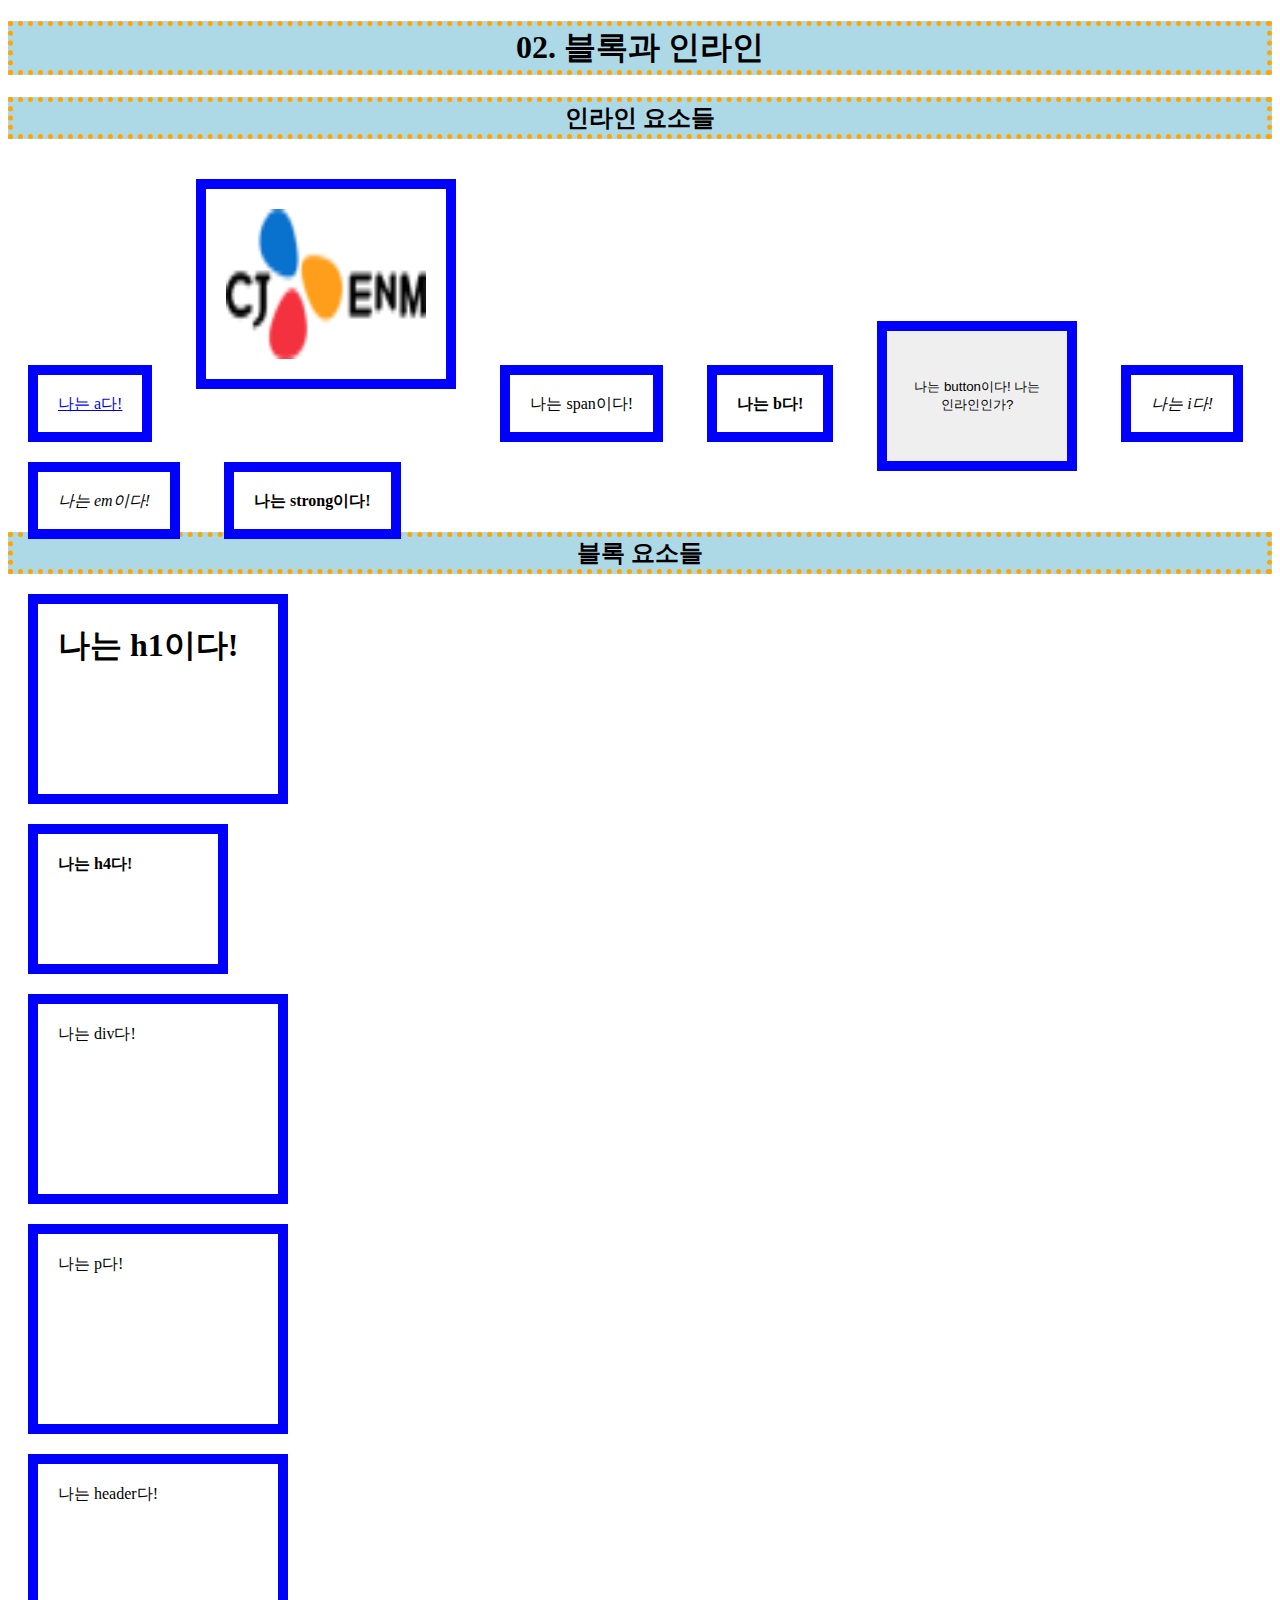
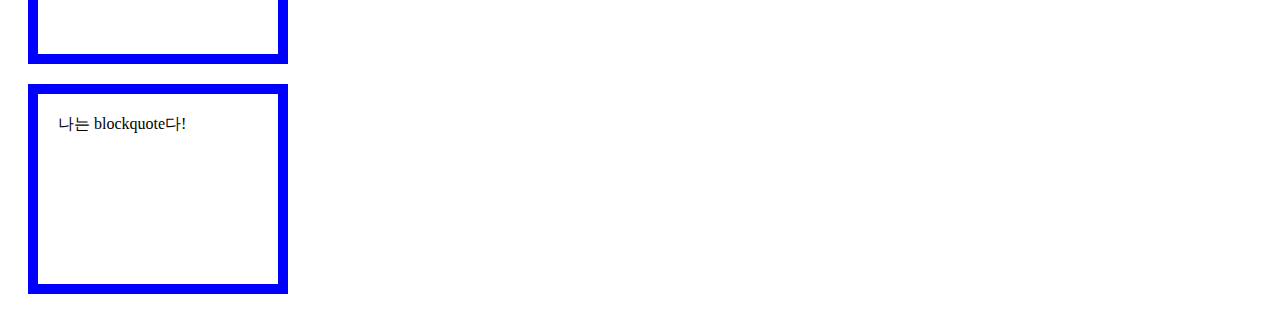
<file: 003.CSS학습/02.블록과인라인.html>
<!DOCTYPE html>
<html lang="en">
<head>
    <meta charset="UTF-8">
    <meta name="viewport" content="width=device-width, initial-scale=1.0">
    <title>02. 블록과 인라인</title>
    <style>
        /* 타이틀 */
        .tit{
            text-align: center;
            border: 5px dotted orange;
            background-color: lightblue;
        }
        /* 
            선택자에 별(*)은 모든의 의미!
            그래서 모든 요소를 선택함!
            .ele * 클래스 ele 하위 모든 요소들 선택
        */
        .ele * {
            /* 박스모델의 기본속성 디자인주기
                [박스모델이란?]
                모든 html요소를 박스로 파악하여
                필수 5개 속성을 셋팅하는 요소모델링
                1. width (가로크기)
                2. height (세로크기)
                3. border (경계선)
                4. margin (바깥여백)
                5. padding (안쪽여백)
            */
            width: 200px;
            height: 150px;
            border: 10px solid blue;
            margin: 20px;
            padding: 20px;
        }
        /********************************************
        
            [ CSS의 display 속성이란? ]

            - 브라우저 화면에서 요소를 어떻게 보이게
            할지를 결정해주는 속성

            - 요소의 역할은 내용구분!

            - 요소의 대표적인 display는 크게 2가지!
            block VS inline


            __________________________________

             1. inline 요소

            (1) 표현법 : 
                display: inline;

            (2) 기본적으로 inline인 요소들 : 
                a, img, span, b, i, em, strong, q, ...

            (3) 특징 :
                1) 인라인요소는 블록요소를 포함할 수 없다!
                예) <span><div></div></span>
                -> 주의: 인라인을 블록으로 출신을 변경해도
                원래 인라인이면 블록을 쌀 수 없다!

                예외) a요소 -> 원래는 블록요소를 싸면
                 안되는데 하도 많이 싸서 허용으로 규칙이
                변경됨!

                2) width, height 크기가 적용안됨!
                -> 내용만큼 늘어남!

                3) margin은 양쪽만 적용됨!
                -> 위,아래 마진은 적용되지 않는다!

                4) padding은 디자인상 모두 적용되지만
                실제로 다른 인라인요소를 위,아래 패딩으로
                밀지 못한다!

                참고) 인라인요소의 위,아래간격은
                line-height로 설정함!

                [ 예외 인라인 요소 : img ]
                -> 이미지는 인라인 요소지만
                width, height, margin, padding, border
                모두 적용되고 실제로 다른요소에 영향을 미침
                (이미지는 기본적으로 자체비율을 가지고 
                있어서 한쪽크기만 주면 나머지는 자동으로 
                설정됨!)

                [ display 를 숨기는 방법 ]
                display: none; (dn)
                -> 태그는 그대로 있고 화면 출력만 안됨!

            __________________________________

            2. block 요소

            (1) 표현법 : db
                display: block;
            (2) 기본적으로 block 인 요소들
            h1~h6, div, p, figure, header, nav,...

            (3) 특징 : 
                1) 옆에 다른요소가 올 수 없다!(블록킹!)
                2) 내용을 구분하는 그룹화요소다!
                3) 박스모델 디자인 속성이 모두 적용된다!
                : width, height, border, padding, margin
                4) 가로크기를 주지 않으면 부모박스 끝까지 간다!
                -> width: auto;
                5) 세로크기를 주지 않으면 내용만큼 늘어난다!
                -> height: auto;
                6) 위, 아래간 블록요소 마진은 중첩된다!
                -> 큰 마진이 작은 마진을 포함한다!
                7) 박스의 지정된 가로,세로 크기는 컨텐츠영역의
                크기 이므로 보더와 패딩을 주면 박스크기가 늘어남!
                -> 이런박스를 컨텐트 박스(content-box)라고 함!

                [ 보더와 패딩을 박스크기에 포함여부 결정속성 ]
                ->>>>>>>>>> box-sizing 속성!!!
                1) box-sizing: border-box; (bxb)
                -> 크기를 지정한 박스에 대한 패딩과 보더를 포함시킴(즉, 크기가 늘어나지 않음!)

                2) box-sizing: content-box; (bxc)
                -> 크기를 지정한 박스에 패딩과 보더를 주면 늘어남! 

                 ___________________________________

                [ 초기화나 변경셋팅이 필요없는 순수태그 ]
                1. 블록 대표주자 : div
                (divide 나누다... 이런단어)
                2. 인라인 대표주자 : span
                (span 범위, 영역 ... 이런단어)


                _____________________________________

                3. inline-block 요소

                (1) 표현법 : 
                    display: inline-block; (dib)
                
                (2) 기본적으로 inline-block 인 요소들
                    button, input 등
                
                (3) 특징 : 
                    1) 인라인처럼 한줄에 온다
                    2) 블록처럼 박스모델속성이 적용된다!
                    참고) button 요소인 경우
                    box-sizing: border-box 가 기본 적용됨!

                ___________________________________

                [ 기타 display ]
                1. table : 테이블 요소
                2. flex : 유동적인 레이아웃 요소
                3. grid : 그리드 레이아웃 요소

        
        ********************************************/

        /* 컨텐트박스를 보더박스로 변경하여
        보더와 패딩크기가 사이즈 안쪽에 포함되게 하기! */
        h4.bxb{
            box-sizing: border-box;
        }


    </style>
</head>
<body>
    <h1 class="tit">02. 블록과 인라인</h1>

    <h2 class="tit">인라인 요소들</h2>
    <div class="ele">
        <a href="#">나는 a다!</a>
        <img src="./imgs/blogo.png" alt="로고" title="나는 img다!">
        <span>나는 span이다!</span>
        <b>나는 b다!</b>
        <button>
            나는 button이다! 나는 인라인인가?
        </button>
        <i>나는 i다!</i>
        <em>나는 em이다!</em>
        <strong>나는 strong이다!</strong>
    </div>

    <h2 class="tit">블록 요소들</h2> 
    
    <div class="ele">
        <h1>나는 h1이다!</h1>
        <h4 class="bxb">나는 h4다!</h4>
        <div>나는 div다!</div>
        <p>나는 p다!</p>
        <header>나는 header다!</header>
        <blockquote>나는 blockquote다!</blockquote>
    </div>
</body>
</html>
</file>
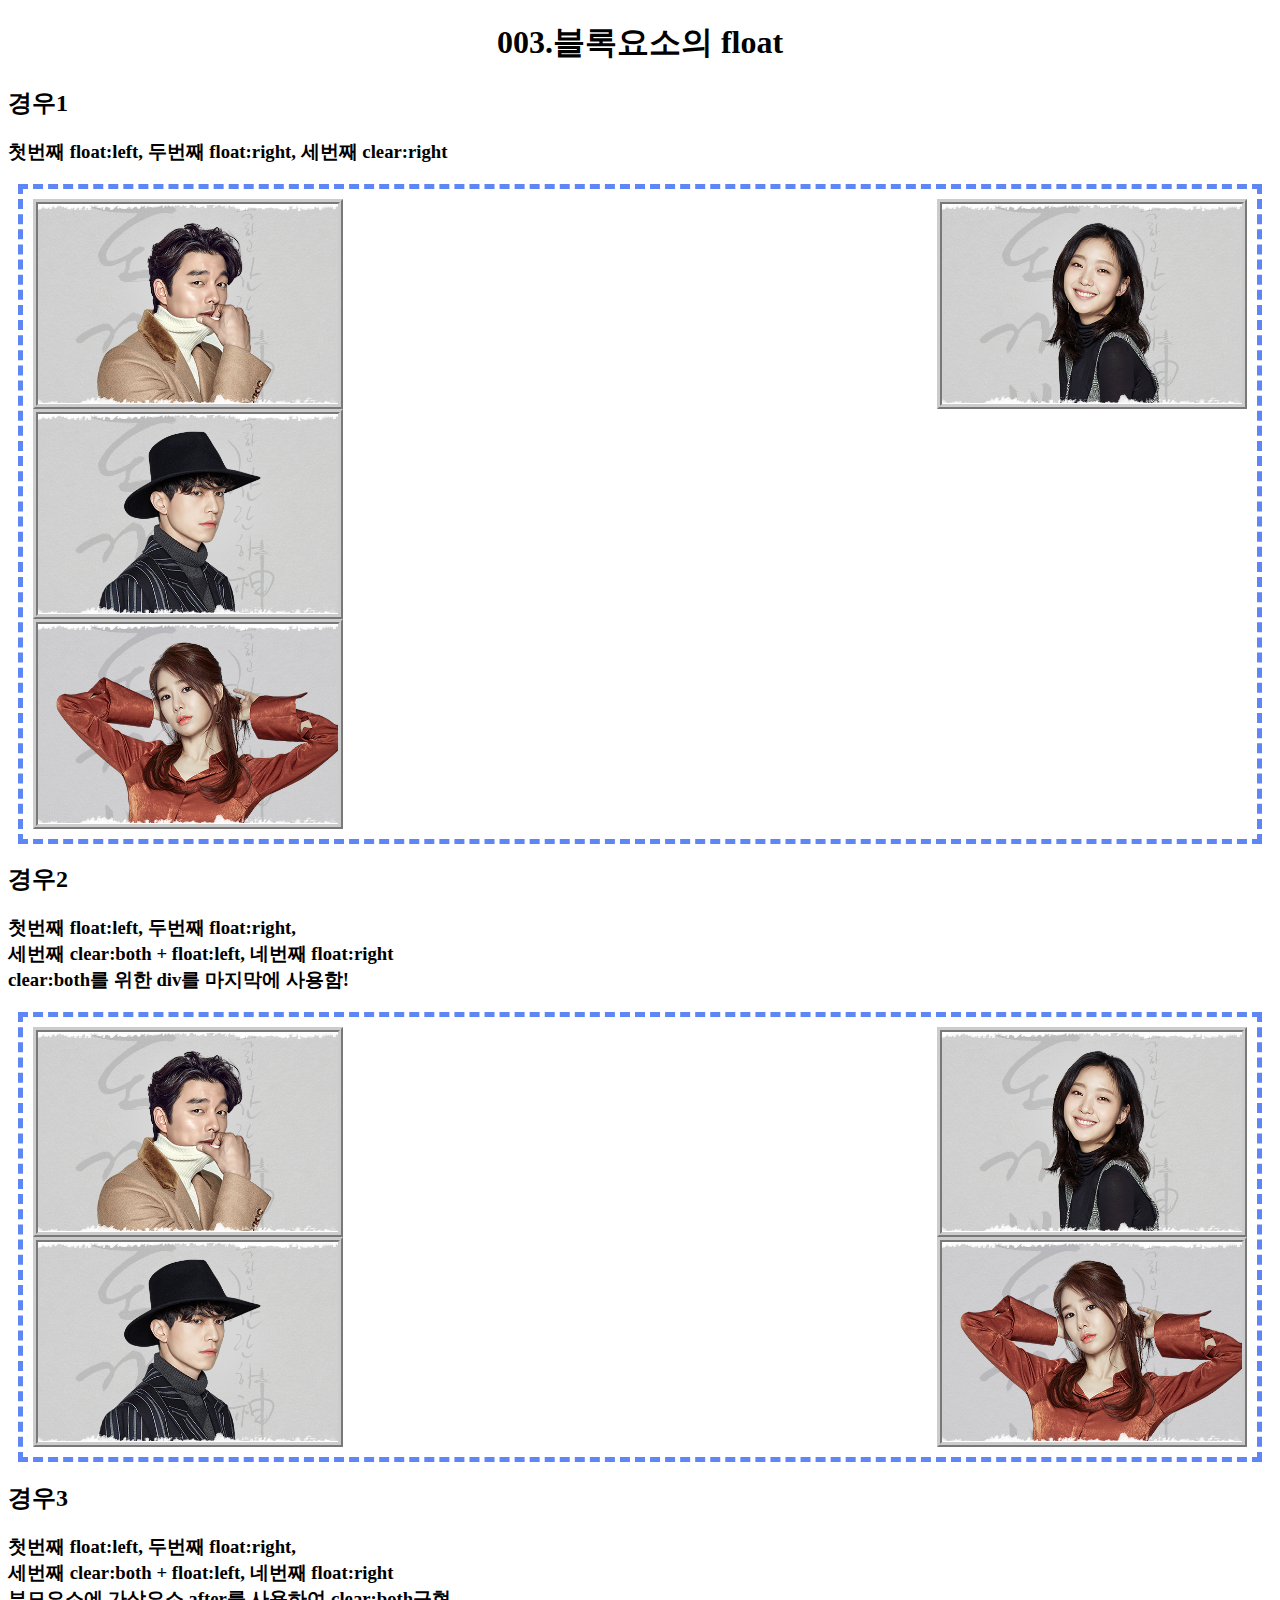
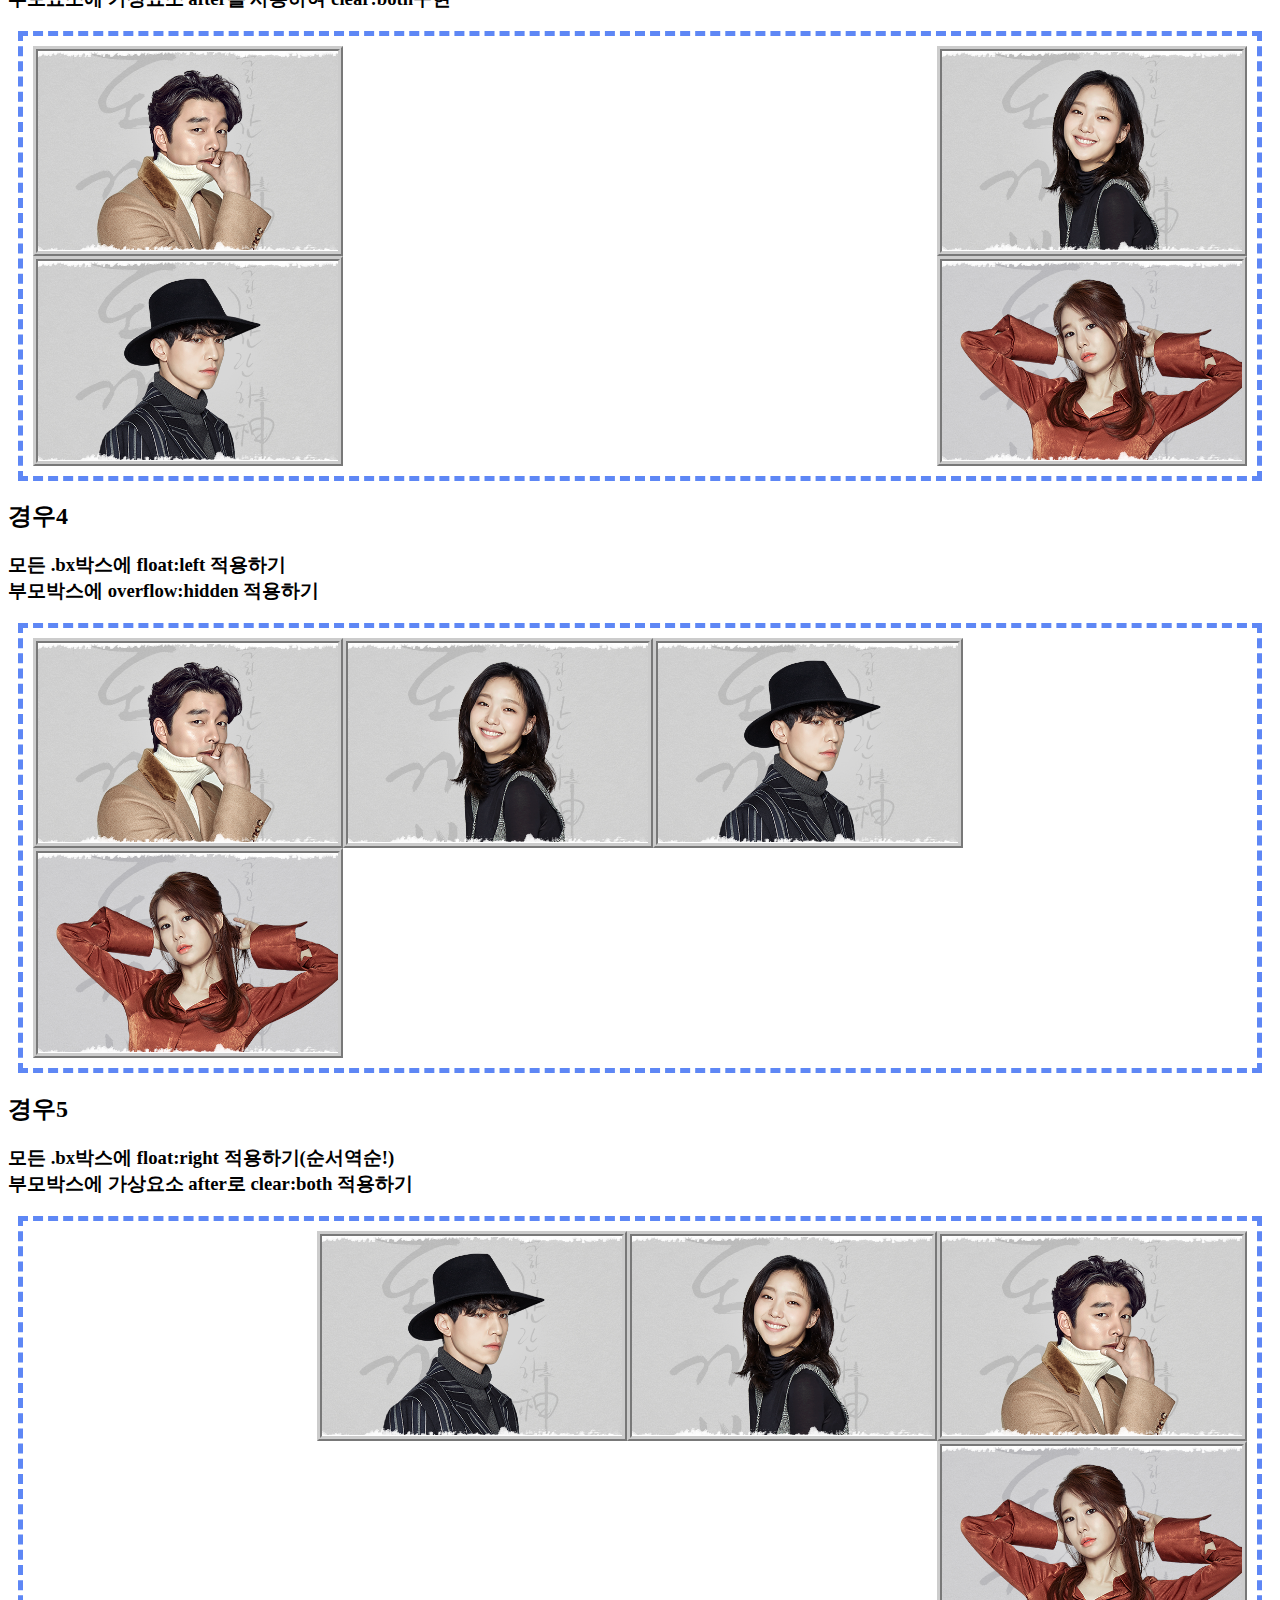
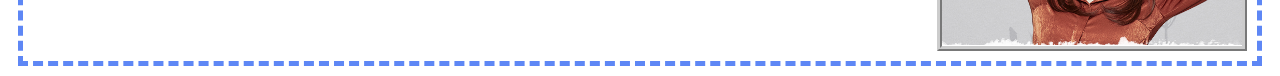
<file: 003.CSS학습/03.블록플롯.html>
<!DOCTYPE html>
<html lang="en">
<head>
    <meta charset="UTF-8">
    <meta name="viewport" content="width=device-width, initial-scale=1.0">
    <title>03.블록요소의 float속성</title>
    <style>
        /* 
            [ 블록요소의 float ]
            - 필요성 : 블록요소는 옆에 다른요소가 올 수
            없음! 그래서 옆으로 흐르게 하는 속성셋팅이 필요함!

            - float 속성값 : 
            1) left -> 설정요소는 왼쪽에 다른요소는 
                        오른쪽으로 흐르게 해줌. 
            2) right -> 설정요소는 오른쪽에 다른요소는 
                        왼쪽으로 흐르게 해줌. 


            [ float만 설정한 경우 생기는 문제! ]
            - 하위요소가 float설정된 요소를 인지하지 못해
            위로 올라오게됨
            - 이것을 위해 다음 속성셋팅 필수!
            - 대상: float을 끊어줄 블록요소
            - clear 속성값:
            1) left -> 이전 요소가 float:left일때
            2) right -> 이전 요소가 float:right일때
            3) both -> 이전 요소가 어떤 경우에 모두 지우기적용


            -> 일반적으로 이전요소의 float을 
            적용받지 않을 요소에게 clear:both를 준다!
            (경우1)

            [ 부모요소가 자식요소의 float때문에 망가질때 ]

            1. 마지막 블록자식요소를 넣고 clear:both를함
            (경우2)

            2. 가상요소 ::after로 clear:both설정함
            (경우3)

            3. float된 자식요소의 부모박스에 
                overflow:hidden 처리를 함
                -> 자식요소 숨기기를 할 경우
                float으로 요소가 유동적인 상태를
                마무리하는 속성 내부적 셋팅됨!

                -> 단점: 만약 자식요소가 부모요소
                바깥으로 나가야 할 경우 숨겨져서
                제약이 따르게 됨!!!
                (이럴경우 위의 1,2번을 쓸것! 특히 2번추천!!!)

            4. 높이값을 강제로 주는 방법도 있음(비추;;;;)

            _______________________________________

            [ 기존에 float셋팅된 요소 없애기 ]
            float:none;

            [ flaot에 의한 진행방향 ]
            float:left 만 사용 : 왼쪽 -> 오른쪽
            float:right 만 사용 : 오른쪽 -> 왼쪽
            (경우5)

            ___________________________________

            가상요소란?
            어떤요소의 내부에 자식요소로 직접 태그를 쓰지
            않고 요소를 넣는 방법

            - 형식:
                요소::before{
                    content: "나야나";
                }

                -> 콜론을 두개쓰는 이유?
                가상클래스와 구분하기 위해!

            1) ::before 맨앞에 넣기
            2) ::after 맨뒤에 넣기
            -> 필수속성으로 content: 값;
            -> content값으로 url() 을 쓰면 이미지
                글자를 쓰면 문자데이터가 들어간다!
            -> 마치 span태그를 넣은 것과 같아짐
                display:block로 쓰면 마치 div를 쓴것과
                같아짐!
        */

        h1 {
            text-align: center;
        }

        /* 부모박스 */
        .wrap {
            border: 5px dashed #5e87f5;
            margin: 10px;
            padding: 10px;
        }

        /* 블록박스 공통 디자인 */
        .bx {
            width: 300px;
            height: 200px;
            border: 5px ridge #ccc;

            /* 배경이미지공통 */
            background-repeat: no-repeat;
            background-position: center;
            background-size: cover;
        }

        /* 개별 디자인 */
        .bx1 {
            background-image: url(imgs/dc1.png);
        }

        .bx2 {
            background-image: url(imgs/dc2.png);
        }

        .bx3 {
            background-image: url(imgs/dc3.png);
        }

        .bx4 {
            background-image: url(imgs/dc4.png);
        }

        /* 플롯관련 class */
        .fll {
            float: left;
            /* 나는 왼쪽에 너는 오른쪽에 */
        }

        .flr {
            float: right;
            /* 나는 오른쪽에 너는 왼쪽에 */
        }

        .clb {
            clear: both;
            /* 양쪽다 지워! */
        }

        .cll {
            clear: left;
            /* 왼쪽float지워! */
        }

        .clr {
            clear: right;
            /* 오른쪽float지워! */
        }

        /* clear설정을 위한 빈 블록요소를 만들기 어려우므로
        편리하게 가상요소 after를 사용한 clear설정을 셋팅함! */
        .flclb::after{
            content: '';
            /* content만 쓰면 span태그와 유사! */
            display: block;
            /* 블록형으로 변경시 div태그와 유사! */
            clear: both;
            /* clear속성이 적용되도록 블록형으로 변경함! */
        }

        /* 경우4 */
        .case4 .bx{
            float: left;
        }
        /* 플롯 자식의 부모박스가 overflow:hidden이면 
        자식요소의 높이값이 체크됨! */
        .case4{
            overflow: hidden;
        }

        /* 경우5 */
        .case5 .bx{
            float: right;
        }

    </style>
</head>
<body>
    <h1>003.블록요소의 float</h1>

    <h2>경우1</h2>
    <h3>
        첫번째 float:left, 두번째 float:right,
        세번째 clear:right
    </h3>
    <div class="wrap">
        <div class="bx bx1 fll"></div>
        <div class="bx bx2 flr"></div>
        <div class="bx bx3 clr"></div>
        <div class="bx bx4"></div>
    </div>

    <h2>경우2</h2>
    <h3>
        첫번째 float:left, 두번째 float:right, <br>
        세번째 clear:both + float:left, 네번째 float:right <br>
        clear:both를 위한 div를 마지막에 사용함!
    </h3>
    <div class="wrap">
        <div class="bx bx1 fll"></div>
        <div class="bx bx2 flr"></div>
        <div class="bx bx3 fll clb"></div>
        <div class="bx bx4 flr"></div>
        <!-- clear속성은 블록인 형제요소에만 적용됨! -->
        <div style="clear: both;"></div>
    </div>

    <h2>경우3</h2>
    <h3>
        첫번째 float:left, 두번째 float:right, <br>
        세번째 clear:both + float:left, 네번째 float:right <br>
        부모요소에 가상요소 after를 사용하여 clear:both구현
    </h3>
    <div class="wrap flclb">
        <div class="bx bx1 fll"></div>
        <div class="bx bx2 flr"></div>
        <div class="bx bx3 fll clb"></div>
        <div class="bx bx4 flr"></div>
    </div>

    <h2>경우4</h2>
    <h3>
        모든 .bx박스에 float:left 적용하기 <br>
        부모박스에 overflow:hidden 적용하기
    </h3>
    <div class="wrap case4">
        <div class="bx bx1"></div>
        <div class="bx bx2"></div>
        <div class="bx bx3"></div>
        <div class="bx bx4"></div>
    </div>

    <h2>경우5</h2>
    <h3>
        모든 .bx박스에 float:right 적용하기(순서역순!) <br>
        부모박스에 가상요소 after로 clear:both 적용하기
    </h3>
    <div class="wrap case5 flclb">
        <div class="bx bx1"></div>
        <div class="bx bx2"></div>
        <div class="bx bx3"></div>
        <div class="bx bx4"></div>
    </div>

    
</body>
</html>
</file>
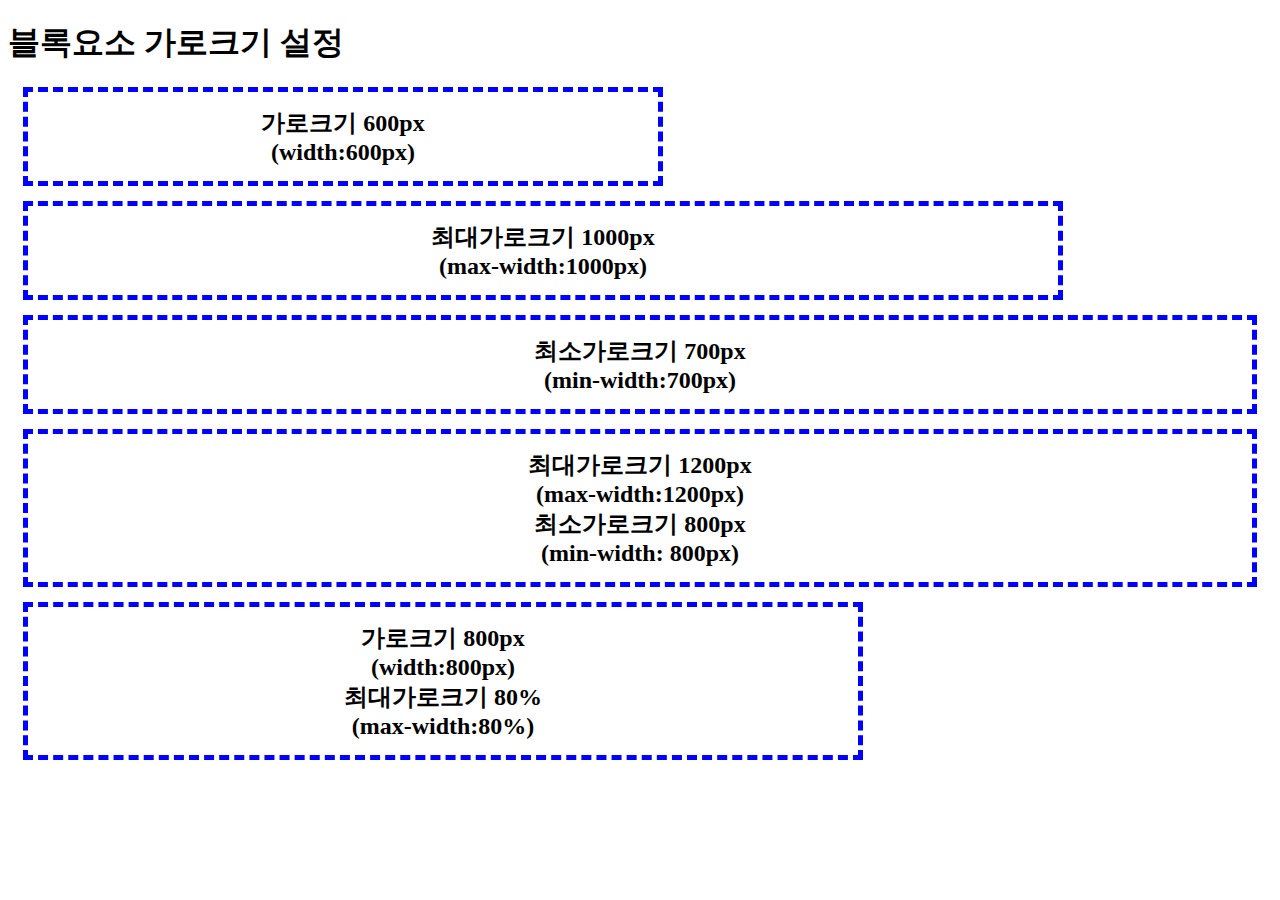
<file: 003.CSS학습/04.블록가로크기.html>
<!DOCTYPE html>
<html lang="en">
<head>
    <meta charset="UTF-8">
    <meta name="viewport" content="width=device-width, initial-scale=1.0">
    <title>06. 블록요소 가로크기 설정</title>
    <style>
        .bx{
            border: 5px dashed blue;
            padding: 15px;
            margin: 15px;

            /* font-variant: small-caps;
            참고) 영문체 소문자를 작은 대문자로 표시하는 속성셋팅 */

            /* 글자한번에 셋팅하기
            font: 스타일 두께 크기/줄간격 글자체
            font: 스두크/줄체 */
            font: bold 24px '맑은 고딕','굴림';
            text-align: center;
        }

        /* 1. 가로크기 600px 
        - 블록요소는 가로크기를 주지 않으면
        auto 인 상태이므로 부모박스를 채움
        가로크기를 주게되면 그 크기를 유지함
        (만약 화면이 작아질때 셋팅된 크기이하에서는
        가로 스크롤바가 생기게됨!) 
        */
        .bx1{
            width: 600px;
        }

        /* 2. 최대가로크기 1000px 
            - max-width 속성을 셋팅하면 블록박스의
            가로크기 최대값 보다 부모박스가 크면 
            유지하다가 작아지면 auto로 전환되어 부모박스를
            채우게된다!(가로스크롤이 안생김!)
        */
        .bx2{
            max-width: 1000px;/* maw1000 */
        }

        /* 3. 최소가로크기 700px
            - min-width 를 설정하게 되면 설정된 크기보다
            부모박스가 큰경우 auto로 자동채우기를 하다가
            작아지면 설정된 크기를 유지하게 된다!
            (디자인상 최소크기 지정 요구시 셋팅하게됨!)
        */
        .bx3{
            min-width: 700px;/* mw700 */
        }

        /* 4. 최대 1200px 최소 800px 가로크기 지정 
            - 최대크기보다는 안커지고 최소크기보다는
            안작아지게 셋팅하고 중간크기일때는 auto로
            부모박스를 자동채우기한다!
        */
        .bx4{
            max-width: 1200px;
            min-width: 800px;
        }

        /* 5. 가로크기 800px, 최대가로크기 80% 
            - 기본 크기 설정을 유지하다가 부모박스크기가
            지정된 최대크기% 이하로 내려오면 박스크기를
            해당 %로 유지하며 변경된다!
        */
        .bx5{
            width: 800px;
            max-width: 80%;/* maw80p */
        }
        /*
                [ 최대가로크기 / 최소가로크기 설정 정리! ]

                1. max-width : 최대가로크기 제한
                -> 최대크기보다 작아지면 auto전환
                -> 값을 %로 줄경우 부모박스크기를 기준하여
                그 크기보다 작아질 경우 %가 적용된다!
                이때 보통 width크기가 설정되어 있다(.bx5예)

                2. min-width : 최소가로크기 제한
                -> 최소크기보다 커지면 auto전환
            */
    </style>
</head>
<body>
    
    <h1>블록요소 가로크기 설정</h1>

    <div class="bx bx1">
        가로크기 600px <br>
        (width:600px)
    </div>
    <div class="bx bx2">
        최대가로크기 1000px <br>
        (max-width:1000px)
    </div>
    <div class="bx bx3">
        최소가로크기 700px <br>
        (min-width:700px)
    </div>
    <div class="bx bx4">
        최대가로크기 1200px <br>
        (max-width:1200px) <br>
        최소가로크기 800px <br>
        (min-width: 800px)
    </div>
    <div class="bx bx5">
        가로크기 800px <br>
        (width:800px) <br>
        최대가로크기 80% <br>
        (max-width:80%)
    </div>

    
</body>
</html>
</file>
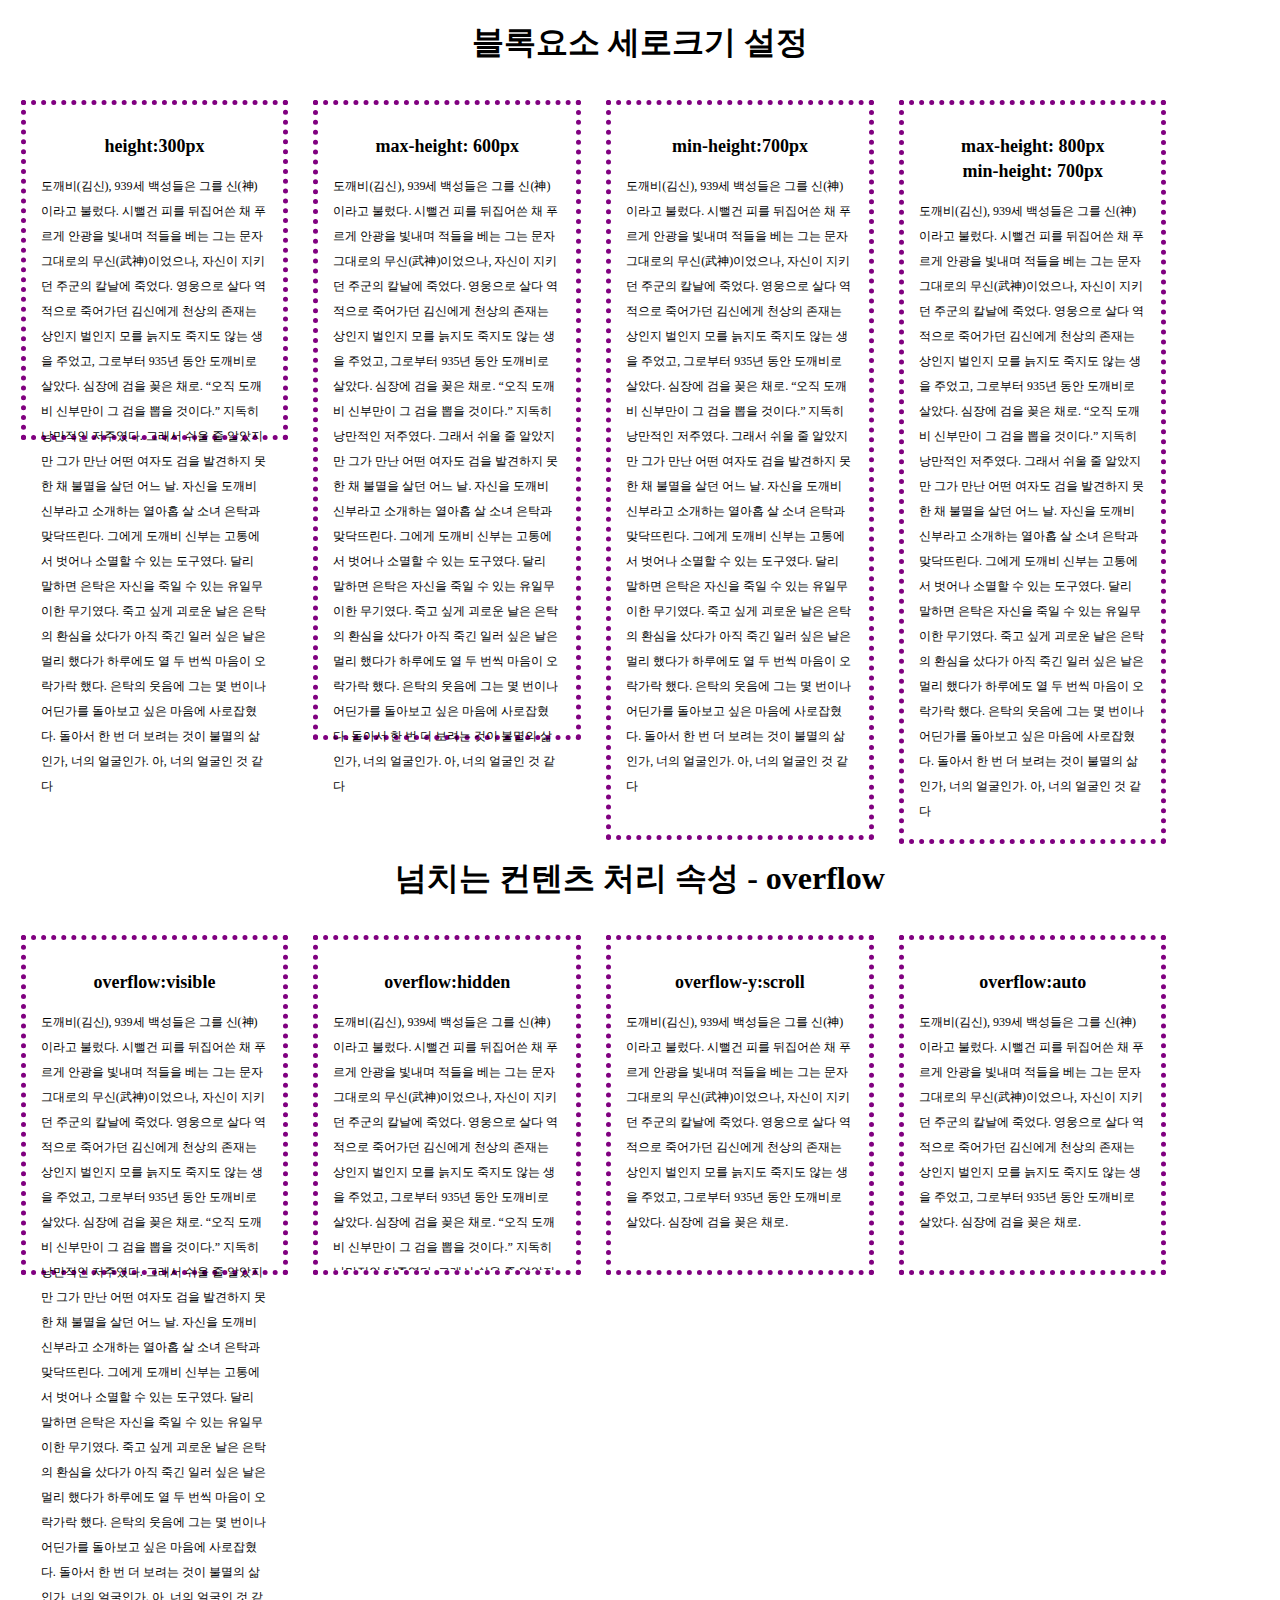
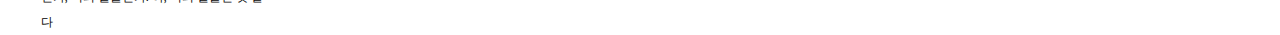
<file: 003.CSS학습/05.블록세로크기.html>
<!DOCTYPE html>
<html lang="en">
<head>
    <meta charset="UTF-8">
    <meta name="viewport" content="width=device-width, initial-scale=1.0">
    <title>07. 블록요소 세로크기 설정 및 overflow 설정</title>
    <style>
        h1,h2{
            text-align: center; 
            /* float지우기 셋팅 */ 
            clear: both;          
        }

        /* body가 마지막 자식div의 float때문에
        망가지므로 가상요소로 clear설정하기 */
        body::after{
            content: '';
            display: block;
            clear: both;
        }

        .bx{
            width: 18%;
            margin: 1%;
            padding: 15px;
            border: 5px dotted purple;
            font: 12px/25px '굴림';

            /* 블록요소 옆으로 흐르게 */
            float: left;
        }

        /* 
            [ 블록요소의 높이값 ]
            - 기본값은 auto
            -> 내용만큼만 늘어남!
            - 기본적으로 블록요소는
            인라인요소(글자,이미지 등)가
            랩핑되어 좁으면 아랫줄로 줄바꿈되어
            내려감!
            (참고: 줄바꿈방지속성은 white-space: nowrap;)
        */

        /* 1. 높이값 300px 
            - 특정 크기의 높이를 가지면
            내용이 많아질 경우 박스 바깥으로 내용이
            넘쳐서 나가게 된다!
            이때 나간 컨텐츠 처리에 대한 속성은
            overflow 이고 그 값은 visible이다!
            이런 박스를 기본박스인 visible 박스라고 함!
        */
        .bx1{
            height: 300px;
        }

        /* 2. 최대높이값 600px 
            - 지정된 크기 전에는 auto상태로
            내용만큼 늘어나다가 지정된 크기를 넘어설 경우
            그 크기를 유지한다!
        */
        .bx2{
            max-height: 600px;/* mah600 */
        }

        /* 3. 최소높이 700px
            - 최소높이 설정값 보다 내용이 적을 경우에도
            최소높이를 유지함!
            - 디자인상 박스의 최소 높이를 유지하며
            내용이 유동적이어서 너무 내용이 없을 때를 
            대비하여 줄 수 있다!
        */
        .bx3{
            min-height: 700px;/* mh700 */
        }
        /* 4. 최대 800px, 최소 700px 높이값 */
        .bx4{
            max-height: 800px;/* mah800 */
            min-height: 700px;/* mh700 */
        }

        /* 
            [ overflow 속성이란? ]
            - 블록박스 내용요소가 넘칠때 보이는 옵션을
            설정하는 속성
            - 기본값 : visible -> 넘치는 내용 보임!
            - 세부속성:
                가로축 -> overflow-x
                세로축 -> overflow-y
        */
        /* 1. overflow: visible (ovv) */
        .ov1{
            overflow: visible;
            /* 설정값 안줘도 기본값임! */
        }
        /* 2. overflow: hidden (oh) */
        .ov2{
            overflow: hidden;
            /* 추가로 넘치는 자식만 숨기는게 아니고
            자식요소 블록박스 중 첫번째와 마지막 자식의
            마진값을 포함시킬때도 사용할 수 있다!
             */
        }
        /* 3. overflow-y: scroll (oys) */
        .ov3{
            /* overflow: scroll; 
                - 전체설정에 주면 x,y축 스크롤바트랙이 
                모두 생성됨. 따라서 y축만 따로 준다!
                - 스크롤바 트랙은 내용이 적어도 나타나있음!
            */
            overflow-y: scroll;
        }
        /* 4. overflow: auto (ova) 
            - 내용이 박스보다 많아지면 자동으로 세로방향
            스크롤바 트랙이 표시된다!(방향별 셋팅 불필요!)
        */
        .ov4{
            overflow: auto;            
        }
    </style>
</head>
<body>
    <h1>블록요소 세로크기 설정</h1>

    <div class="bx bx1">
        <h2>height:300px</h2>
        도깨비(김신), 939세

        백성들은 그를 신(神)이라고 불렀다. 시뻘건 피를 뒤집어쓴 채 푸르게 안광을 빛내며 적들을 베는 그는 문자 그대로의 무신(武神)이었으나, 자신이 지키던 주군의 칼날에 죽었다. 영웅으로 살다 역적으로
        죽어가던 김신에게 천상의 존재는 상인지 벌인지 모를 늙지도 죽지도 않는 생을 주었고, 그로부터 935년 동안 도깨비로 살았다. 심장에 검을 꽂은 채로.

        “오직 도깨비 신부만이 그 검을 뽑을 것이다.” 지독히 낭만적인 저주였다. 그래서 쉬울 줄 알았지만 그가 만난 어떤 여자도 검을 발견하지 못한 채 불멸을 살던 어느 날. 자신을 도깨비 신부라고 소개하는
        열아홉 살 소녀 은탁과 맞닥뜨린다. 그에게 도깨비 신부는 고통에서 벗어나 소멸할 수 있는 도구였다. 달리 말하면 은탁은 자신을 죽일 수 있는 유일무이한 무기였다.

        죽고 싶게 괴로운 날은 은탁의 환심을 샀다가 아직 죽긴 일러 싶은 날은 멀리 했다가 하루에도 열 두 번씩 마음이 오락가락 했다. 은탁의 웃음에 그는 몇 번이나 어딘가를 돌아보고 싶은 마음에 사로잡혔다.
        돌아서 한 번 더 보려는 것이 불멸의 삶인가, 너의 얼굴인가. 아, 너의 얼굴인 것 같다
    </div>
    <div class="bx bx2">
        <h2>max-height: 600px</h2>
        도깨비(김신), 939세

        백성들은 그를 신(神)이라고 불렀다. 시뻘건 피를 뒤집어쓴 채 푸르게 안광을 빛내며 적들을 베는 그는 문자 그대로의 무신(武神)이었으나, 자신이 지키던 주군의 칼날에 죽었다. 영웅으로 살다 역적으로
        죽어가던 김신에게 천상의 존재는 상인지 벌인지 모를 늙지도 죽지도 않는 생을 주었고, 그로부터 935년 동안 도깨비로 살았다. 심장에 검을 꽂은 채로.

        “오직 도깨비 신부만이 그 검을 뽑을 것이다.” 지독히 낭만적인 저주였다. 그래서 쉬울 줄 알았지만 그가 만난 어떤 여자도 검을 발견하지 못한 채 불멸을 살던 어느 날. 자신을 도깨비 신부라고 소개하는
        열아홉 살 소녀 은탁과 맞닥뜨린다. 그에게 도깨비 신부는 고통에서 벗어나 소멸할 수 있는 도구였다. 달리 말하면 은탁은 자신을 죽일 수 있는 유일무이한 무기였다.

        죽고 싶게 괴로운 날은 은탁의 환심을 샀다가 아직 죽긴 일러 싶은 날은 멀리 했다가 하루에도 열 두 번씩 마음이 오락가락 했다. 은탁의 웃음에 그는 몇 번이나 어딘가를 돌아보고 싶은 마음에 사로잡혔다.
        돌아서 한 번 더 보려는 것이 불멸의 삶인가, 너의 얼굴인가. 아, 너의 얼굴인 것 같다
    </div>
    <div class="bx bx3">
        <h2>min-height:700px</h2>
        도깨비(김신), 939세

        백성들은 그를 신(神)이라고 불렀다. 시뻘건 피를 뒤집어쓴 채 푸르게 안광을 빛내며 적들을 베는 그는 문자 그대로의 무신(武神)이었으나, 자신이 지키던 주군의 칼날에 죽었다. 영웅으로 살다 역적으로
        죽어가던 김신에게 천상의 존재는 상인지 벌인지 모를 늙지도 죽지도 않는 생을 주었고, 그로부터 935년 동안 도깨비로 살았다. 심장에 검을 꽂은 채로.

        “오직 도깨비 신부만이 그 검을 뽑을 것이다.” 지독히 낭만적인 저주였다. 그래서 쉬울 줄 알았지만 그가 만난 어떤 여자도 검을 발견하지 못한 채 불멸을 살던 어느 날. 자신을 도깨비 신부라고 소개하는
        열아홉 살 소녀 은탁과 맞닥뜨린다. 그에게 도깨비 신부는 고통에서 벗어나 소멸할 수 있는 도구였다. 달리 말하면 은탁은 자신을 죽일 수 있는 유일무이한 무기였다.

        죽고 싶게 괴로운 날은 은탁의 환심을 샀다가 아직 죽긴 일러 싶은 날은 멀리 했다가 하루에도 열 두 번씩 마음이 오락가락 했다. 은탁의 웃음에 그는 몇 번이나 어딘가를 돌아보고 싶은 마음에 사로잡혔다.
        돌아서 한 번 더 보려는 것이 불멸의 삶인가, 너의 얼굴인가. 아, 너의 얼굴인 것 같다
    </div>
    <div class="bx bx4">
        <h2>
            max-height: 800px <br>
            min-height: 700px
        </h2>
        도깨비(김신), 939세

        백성들은 그를 신(神)이라고 불렀다. 시뻘건 피를 뒤집어쓴 채 푸르게 안광을 빛내며 적들을 베는 그는 문자 그대로의 무신(武神)이었으나, 자신이 지키던 주군의 칼날에 죽었다. 영웅으로 살다 역적으로
        죽어가던 김신에게 천상의 존재는 상인지 벌인지 모를 늙지도 죽지도 않는 생을 주었고, 그로부터 935년 동안 도깨비로 살았다. 심장에 검을 꽂은 채로.

        “오직 도깨비 신부만이 그 검을 뽑을 것이다.” 지독히 낭만적인 저주였다. 그래서 쉬울 줄 알았지만 그가 만난 어떤 여자도 검을 발견하지 못한 채 불멸을 살던 어느 날. 자신을 도깨비 신부라고 소개하는
        열아홉 살 소녀 은탁과 맞닥뜨린다. 그에게 도깨비 신부는 고통에서 벗어나 소멸할 수 있는 도구였다. 달리 말하면 은탁은 자신을 죽일 수 있는 유일무이한 무기였다.

        죽고 싶게 괴로운 날은 은탁의 환심을 샀다가 아직 죽긴 일러 싶은 날은 멀리 했다가 하루에도 열 두 번씩 마음이 오락가락 했다. 은탁의 웃음에 그는 몇 번이나 어딘가를 돌아보고 싶은 마음에 사로잡혔다.
        돌아서 한 번 더 보려는 것이 불멸의 삶인가, 너의 얼굴인가. 아, 너의 얼굴인 것 같다
    </div>

    <h1>넘치는 컨텐츠 처리 속성 - overflow</h1>

    <div class="bx bx1 ov1">
        <h2>overflow:visible</h2>
        도깨비(김신), 939세

        백성들은 그를 신(神)이라고 불렀다. 시뻘건 피를 뒤집어쓴 채 푸르게 안광을 빛내며 적들을 베는 그는 문자 그대로의 무신(武神)이었으나, 자신이 지키던 주군의 칼날에 죽었다. 영웅으로 살다 역적으로
        죽어가던 김신에게 천상의 존재는 상인지 벌인지 모를 늙지도 죽지도 않는 생을 주었고, 그로부터 935년 동안 도깨비로 살았다. 심장에 검을 꽂은 채로.

        “오직 도깨비 신부만이 그 검을 뽑을 것이다.” 지독히 낭만적인 저주였다. 그래서 쉬울 줄 알았지만 그가 만난 어떤 여자도 검을 발견하지 못한 채 불멸을 살던 어느 날. 자신을 도깨비 신부라고 소개하는
        열아홉 살 소녀 은탁과 맞닥뜨린다. 그에게 도깨비 신부는 고통에서 벗어나 소멸할 수 있는 도구였다. 달리 말하면 은탁은 자신을 죽일 수 있는 유일무이한 무기였다.

        죽고 싶게 괴로운 날은 은탁의 환심을 샀다가 아직 죽긴 일러 싶은 날은 멀리 했다가 하루에도 열 두 번씩 마음이 오락가락 했다. 은탁의 웃음에 그는 몇 번이나 어딘가를 돌아보고 싶은 마음에 사로잡혔다.
        돌아서 한 번 더 보려는 것이 불멸의 삶인가, 너의 얼굴인가. 아, 너의 얼굴인 것 같다
    </div>

    <div class="bx bx1 ov2">
        <h2>overflow:hidden</h2>
        도깨비(김신), 939세

        백성들은 그를 신(神)이라고 불렀다. 시뻘건 피를 뒤집어쓴 채 푸르게 안광을 빛내며 적들을 베는 그는 문자 그대로의 무신(武神)이었으나, 자신이 지키던 주군의 칼날에 죽었다. 영웅으로 살다 역적으로
        죽어가던 김신에게 천상의 존재는 상인지 벌인지 모를 늙지도 죽지도 않는 생을 주었고, 그로부터 935년 동안 도깨비로 살았다. 심장에 검을 꽂은 채로.

        “오직 도깨비 신부만이 그 검을 뽑을 것이다.” 지독히 낭만적인 저주였다. 그래서 쉬울 줄 알았지만 그가 만난 어떤 여자도 검을 발견하지 못한 채 불멸을 살던 어느 날. 자신을 도깨비 신부라고 소개하는
        열아홉 살 소녀 은탁과 맞닥뜨린다. 그에게 도깨비 신부는 고통에서 벗어나 소멸할 수 있는 도구였다. 달리 말하면 은탁은 자신을 죽일 수 있는 유일무이한 무기였다.

        죽고 싶게 괴로운 날은 은탁의 환심을 샀다가 아직 죽긴 일러 싶은 날은 멀리 했다가 하루에도 열 두 번씩 마음이 오락가락 했다. 은탁의 웃음에 그는 몇 번이나 어딘가를 돌아보고 싶은 마음에 사로잡혔다.
        돌아서 한 번 더 보려는 것이 불멸의 삶인가, 너의 얼굴인가. 아, 너의 얼굴인 것 같다
    </div>

    <div class="bx bx1 ov3">
        <h2>overflow-y:scroll</h2>
        도깨비(김신), 939세

        백성들은 그를 신(神)이라고 불렀다. 시뻘건 피를 뒤집어쓴 채 푸르게 안광을 빛내며 적들을 베는 그는 문자 그대로의 무신(武神)이었으나, 자신이 지키던 주군의 칼날에 죽었다. 영웅으로 살다 역적으로
        죽어가던 김신에게 천상의 존재는 상인지 벌인지 모를 늙지도 죽지도 않는 생을 주었고, 그로부터 935년 동안 도깨비로 살았다. 심장에 검을 꽂은 채로.

        <span style="display: none;">
            “오직 도깨비 신부만이 그 검을 뽑을 것이다.” 지독히 낭만적인 저주였다. 그래서 쉬울 줄 알았지만 그가 만난 어떤 여자도 검을 발견하지 못한 채 불멸을 살던 어느 날. 자신을 도깨비 신부라고 소개하는
            열아홉 살 소녀 은탁과 맞닥뜨린다. 그에게 도깨비 신부는 고통에서 벗어나 소멸할 수 있는 도구였다. 달리 말하면 은탁은 자신을 죽일 수 있는 유일무이한 무기였다.
    
            죽고 싶게 괴로운 날은 은탁의 환심을 샀다가 아직 죽긴 일러 싶은 날은 멀리 했다가 하루에도 열 두 번씩 마음이 오락가락 했다. 은탁의 웃음에 그는 몇 번이나 어딘가를 돌아보고 싶은 마음에 사로잡혔다.
            돌아서 한 번 더 보려는 것이 불멸의 삶인가, 너의 얼굴인가. 아, 너의 얼굴인 것 같다
        </span>
    </div>

    <div class="bx bx1 ov4">
        <h2>overflow:auto</h2>
        도깨비(김신), 939세

        백성들은 그를 신(神)이라고 불렀다. 시뻘건 피를 뒤집어쓴 채 푸르게 안광을 빛내며 적들을 베는 그는 문자 그대로의 무신(武神)이었으나, 자신이 지키던 주군의 칼날에 죽었다. 영웅으로 살다 역적으로
        죽어가던 김신에게 천상의 존재는 상인지 벌인지 모를 늙지도 죽지도 않는 생을 주었고, 그로부터 935년 동안 도깨비로 살았다. 심장에 검을 꽂은 채로.

        
        <span style="display: none;">
            “오직 도깨비 신부만이 그 검을 뽑을 것이다.” 지독히 낭만적인 저주였다. 그래서 쉬울 줄 알았지만 그가 만난 어떤 여자도 검을 발견하지 못한 채 불멸을 살던 어느 날. 자신을 도깨비 신부라고 소개하는
            열아홉 살 소녀 은탁과 맞닥뜨린다. 그에게 도깨비 신부는 고통에서 벗어나 소멸할 수 있는 도구였다. 달리 말하면 은탁은 자신을 죽일 수 있는 유일무이한 무기였다.
    
            죽고 싶게 괴로운 날은 은탁의 환심을 샀다가 아직 죽긴 일러 싶은 날은 멀리 했다가 하루에도 열 두 번씩 마음이 오락가락 했다. 은탁의 웃음에 그는 몇 번이나 어딘가를 돌아보고 싶은 마음에 사로잡혔다.
            돌아서 한 번 더 보려는 것이 불멸의 삶인가, 너의 얼굴인가. 아, 너의 얼굴인 것 같다
        </span>
    </div>

</body>
</html>
</file>
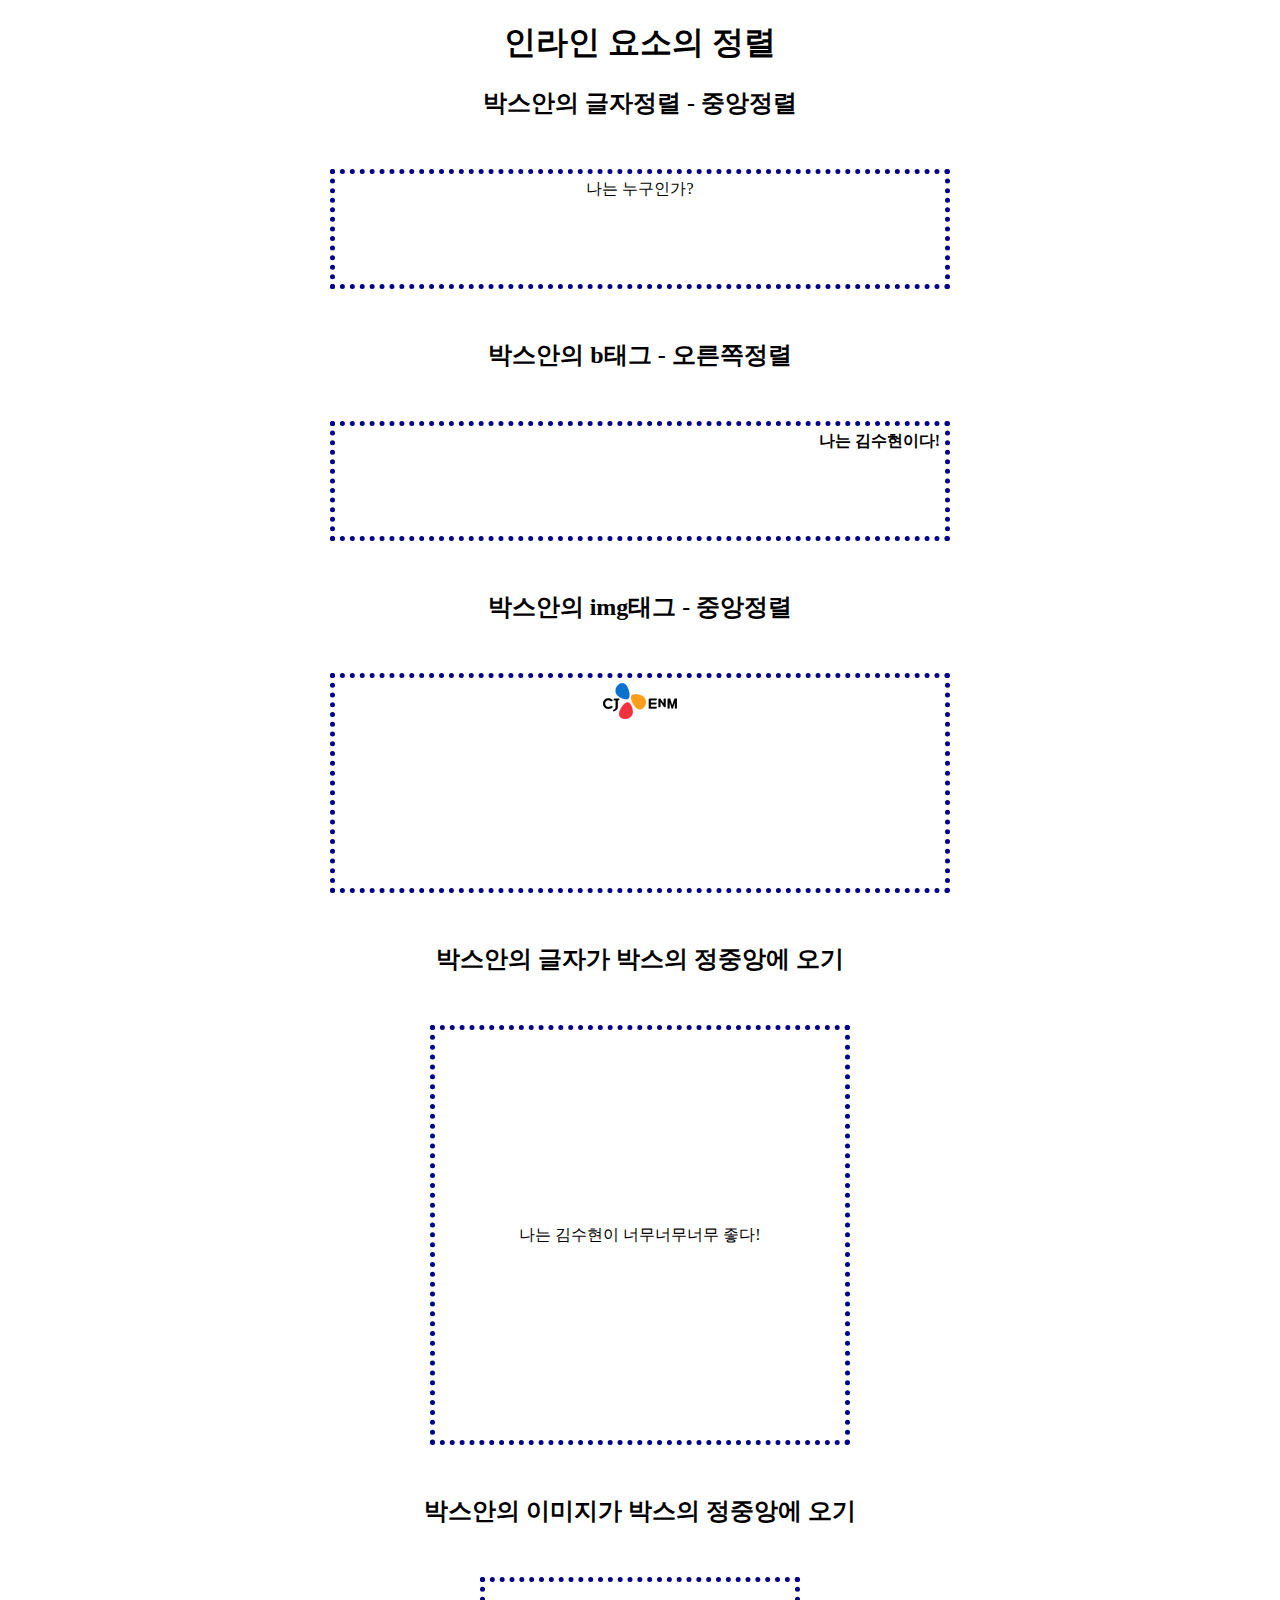
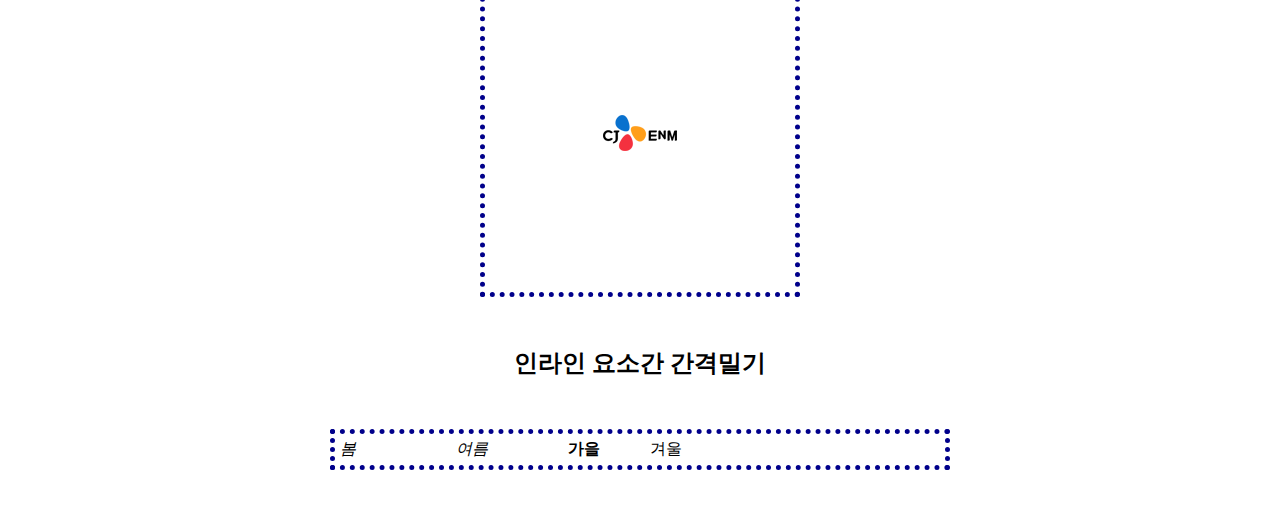
<file: 003.CSS학습/06.인라인정렬.html>
<!DOCTYPE html>
<html>
    <head>
        <meta charset="utf-8">
        <title>인라인 요소의 정렬</title>
        <style>
            h1,h2{
                text-align: center;
            }
            /* 박스공통 */
            .bx{
                border: 5px dotted darkblue;
                width: 600px;
                margin: 50px auto;/* 블록중앙정렬 */
                padding: 5px;
            }
            /* 기본적으로 인라인요소나 글자는 박스의 텍스트정렬로 셋팅한다! */
            /* 1번박스 - 가로중앙정렬*/
            .bx1{
                
                height: 100px;
                /* 세로중앙은 줄간격을 
                높이값과 같은 값으로 셋팅함! */
                text-align: center;
            }
            /* 2번박스 - 가로오른쪽정렬 */
            .bx2{
                text-align: right;
                /* 텍스트 정렬은 인라인요소에도 동일하게 적용! */
                height: 100px;
            }
            /* 3번박스 - 이미지 가로중앙정렬 */
            .bx3{
                text-align: center;
                height: 200px;
            }
            /* 인라인 요소의 세로정렬은 일반적으로 line-height를 사용한다! */
            /* 4번박스 - 글자정중앙 */
            .bx4{
                width: auto;
                /* 기존공통 .bx에 width 크기가
                이미 셋팅되어서 max-width가
                적용안되므로 이것을 auto 로
                전환해 줘야한다! */
                max-width: 400px;
                height: 400px;
                /* 박스자식요소 인라인 가로중앙 - text-align */
                text-align: center;
                /* 박스자식요소 인라인 세로중앙 - line-height */
                line-height: 400px;
                /* 
                    세로중앙은 높이값과 같은 값으로 설정!
                    -> 단, 한줄짜리 글자일때만 적용
                    보통 한줄짜리일 경우 혹시 모를 줄바꿈을 
                    방지하기 위해 white-space: nowrap;
                    줄바꿈방지 설정을 함!
                 */

                 /* 글자내용 넘칠때 말줄임표 ... 셋팅 */
                 /* 1.한줄짜리 글자 줄바꿈방지 */
                 white-space: nowrap;
                 /* 2.넘치는 자식요소 숨기기 */
                 overflow: hidden;
                 /* 3.넘치는글자 말줄임표 셋팅 */
                 text-overflow: ellipsis;
                 
            }

            /* 5번박스 - 이미지 정중앙 */
            .bx5{
                width: 300px;
                height: 300px;
                
                /* 이미지도 텍스트 정렬이 동일하게 적용됨! */
                text-align: center;
                /* 300px + 이미지높이값 36px의 절반인 18px */
                line-height: calc(300px + 36px/2);
                /* 
                    이미지 세로중앙정렬은 이미지 높이값의 절반을
                    line-height에 더하여 셋팅한다!
                 */
            }
            /* 6번박스 - 인라인 요소간 간격밀기 : 오른쪽마진 "여름"글자를 밀어준다! */
            .bx6 i{
               margin-right: 100px;
            }
            .bx6 strong{
                /* 마진: 위 오른 아래 왼 */
               margin: 1000px 50px 2000px 80px;
                /* 인라인요소의 위아래 마진은 적용되지 않는다! 그래서 1000px은 적용안된다! */
            }            

        </style>
    </head>
    <body>
        <h1>인라인 요소의 정렬</h1>

        <h2>박스안의 글자정렬 - 중앙정렬</h2>
        <div class="bx bx1">
            나는 누구인가?
        </div>

        <h2>박스안의 b태그 - 오른쪽정렬</h2>
        <div class="bx bx2">
            <b>나는 김수현이다!</b>
        </div>

        <h2>박스안의 img태그 - 중앙정렬</h2>
        <div class="bx bx3">
            <img src="imgs/blogo.png" alt="로고">
        </div>

        <h2>박스안의 글자가 박스의 정중앙에 오기</h2>
        <div class="bx bx4">
            나는 김수현이 너무너무너무 좋다! 
        </div>
        
        <h2>박스안의 이미지가 박스의 정중앙에 오기</h2>
        <div class="bx bx5">
            <img src="imgs/blogo.png" alt="로고">
        </div>

        <h2>인라인 요소간 간격밀기</h2>
        <div class="bx bx6">
            <i>봄</i><em>여름</em><strong>가을</strong><span>겨울</span>
        </div>

    </body>
</html>
</file>
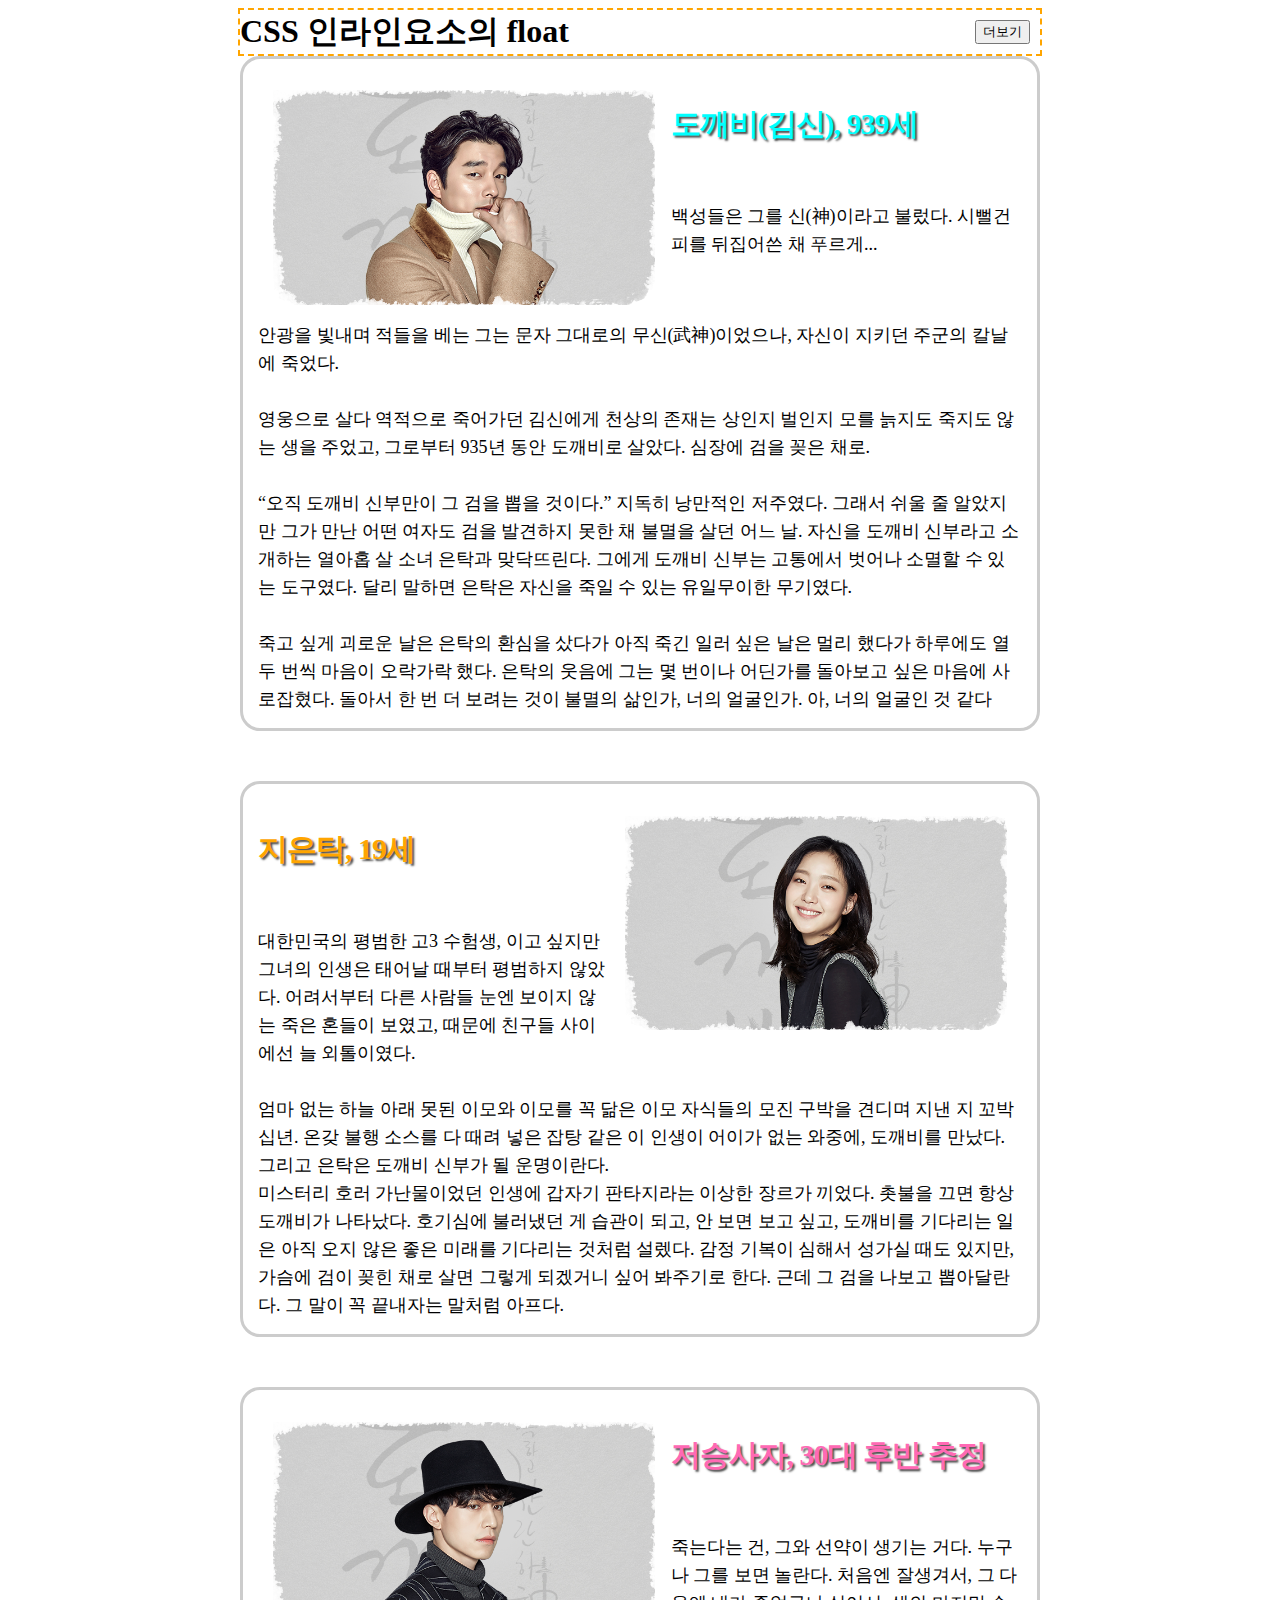
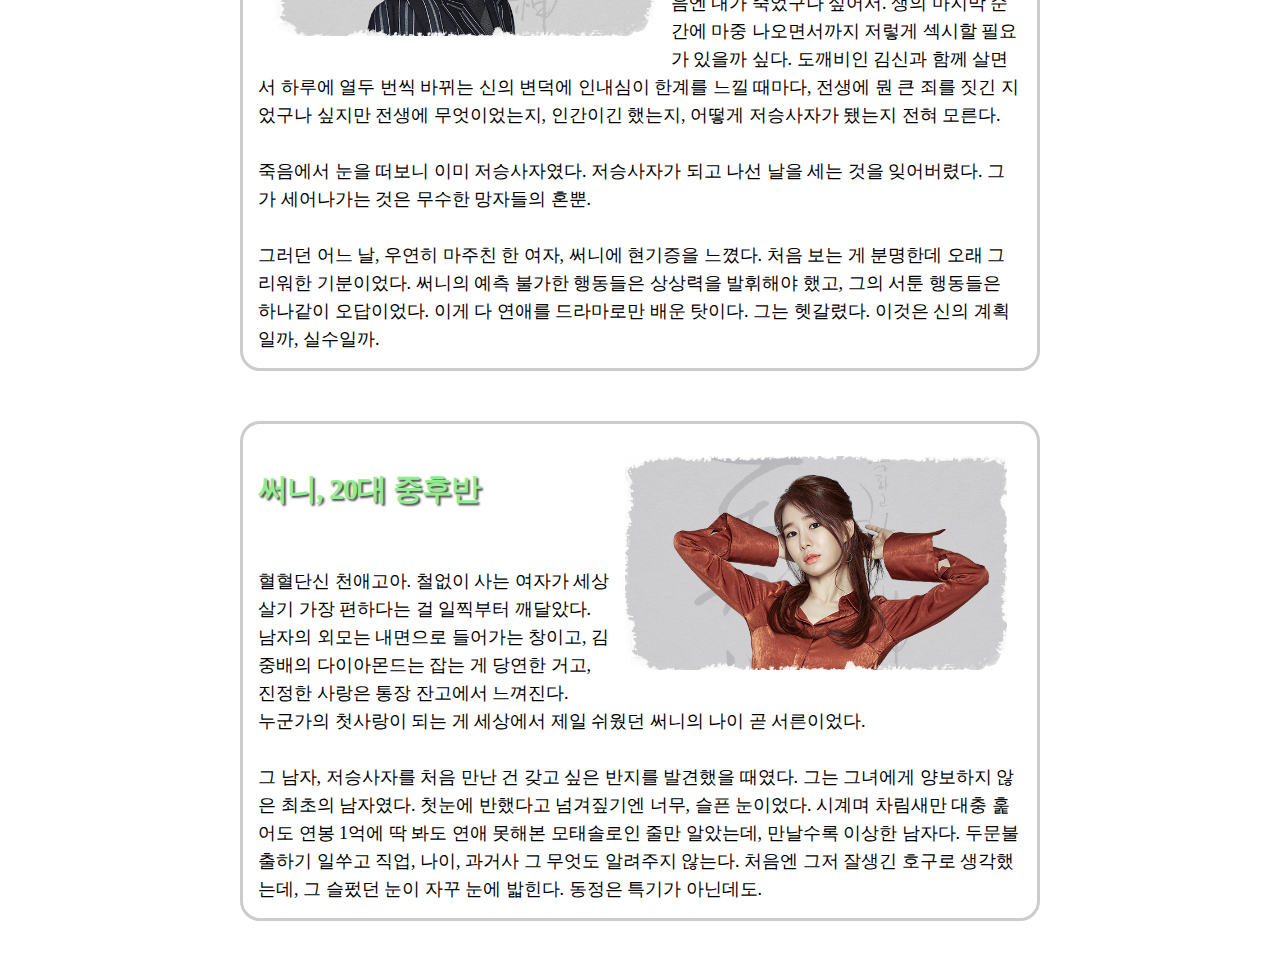
<file: 003.CSS학습/07.인라인플롯.html>
<!DOCTYPE html>
<html>

<head>
    <meta charset="utf-8">
    <title>CSS 인라인요소의 float</title>
    <style>
        /* 타이틀 */
        h1 {
            width: 800px;
            margin: 0 auto;
            border: 2px dashed orange;
        }
        /* 인라인요소의 float으로 오른쪽 끝으로 보내기! */
        h1 button{
            /* 오른쪽 끝으로! */
            float: right;
            /* 마진으로 위치조정! */
            margin: 10px;
        }

        /* 박스공통 */
        .bx {
            width: 800px;
            /* max-width: 100%; */
            /* 박스크기 보다 화면이 작아지면 100%로 전환 */
            margin: 0 auto;
            /* 마영오 - 박스중앙 */
            border: 3px solid #ccc;
            border-radius: 20px;
            padding: 15px;
            margin-bottom: 50px;
            /* 마진하단 */

            /* 보더, 패딩 내부포함 설정 */
            box-sizing: border-box;
            /* 
                box-sizing: border-box;
                - 설정한 박스크기 유지(보더,패딩포함)
                box-sizing: content-box;-> 안줘도 기본값!
                - 설정한 박스크기가 커짐(보더,패딩불포함)
             */

            font-size: 18px;
            /* 기본글자 크기는 16px */
            line-height: 28px;
        }

        /* 캐릭터 이미지 */
        .bx img {
            width: 50%;
            margin: 2%;
        }

        /* 
            인라인요소에서 float속성은 언제 사용하나?
            - 이미지 옆에 글자가 올 경우 이미지 하단라인에
            단 한줄만 올 수 있게 되어있다.
            이때 글이 이미지 오른쪽/왼쪽에 올라와서 흘러가게
            하고 싶을 경우 사용한다!
            float: left -> 이미지는 왼쪽에 글은 오른쪽에 흘러가라! 
            float: right -> 이미지는 오른쪽에 글은 왼쪽에 흘러가라! 
         */
        /* 클래스로 float설정을 만들고 html에 넣어주는 방식을씀 */
        .fll {
            float: left;
        }

        .flr {
            float: right;
        }

        /* float해제용 클래스 */
        .clb {
            clear: both;
            /* 
                float: left 는 clear:left 로
                float: right 는 clear:right 로 해제한다!

                clear:both 는 어떤방향이든 모두 해제설정임!
              */
        }

        /* 원래 디자인을 별도로 변경하려면 태그로 싸야한다!
         그런데 첫번째 글자나 첫번째 줄은 가상요소로 처리할 수 있다! */
        /* 가상요소로 첫번째 줄 디자인변경하기 */
        
        

        /* 개별글자색 넣기 */
        /* 
            .bx요소는 모두 div로 되어있다
            div앞에는 h1태그가 형제요소로 있다
            따라서 child선택 가상요소를 쓸 수 없다!
            왜? h1은 같은 종류의 형제 아니므로!
            이럴때는 type선택 가상요소를 사용한다
            (기억해 보세요~! 나보기가 역겨워 가실때에는....)

            선택자 해석 예시
            .bx:first-of-type::first-line
            클래스 bx인 요소의 첫번째 같은타입요소를 선택하여
            첫번째줄 가상요소를 디자인 변경하시오!
         */

         /* 가상요소 ::first-line 을 사용하여 
         첫라인 타이틀 만들기 */
         .bx::first-line{
           font-size: 30px;
           font-weight: bold;
           font-family: "궁서";
           letter-spacing: -1px;
           line-height: 100px;
           text-shadow: 2px 2px 2px rgba(0, 0, 0, 0.707);
        }

         /* 가상요소::first-line .bx별 글자색 변경 */
         .bx:first-of-type::first-line{
            color: cyan;
         }
         .bx:nth-of-type(2)::first-line{
            color: orange;
         }
         .bx:nth-of-type(3)::first-line{
            color: hotpink;
         }
         .bx:last-of-type::first-line{
            color: lightgreen;
         }
         

        
    </style>
</head>

<body>
    <h1>
        CSS 인라인요소의 float
        <button>더보기</button>
    </h1>

    <div class="bx">
        <img src="imgs/dc1.png" alt="김신" class="fll">

        도깨비(김신), 939세 <br><br>

        백성들은 그를 신(神)이라고 불렀다. 시뻘건 피를 뒤집어쓴 채 푸르게... 

        <div class="clb">안광을 빛내며 적들을 베는 그는 문자 그대로의 무신(武神)이었으나, 자신이 지키던 주군의 칼날에 죽었다. </div>
        <!-- 
            이미지에 float설정은 div조차 끌어당긴다!
            이런경우 div를 별도로 block화 하려면
            clear:both 속성셋팅으로 float을 해제해야한다!
         -->


        <br>
            영웅으로 살다 역적으로
            죽어가던 김신에게 천상의 존재는 상인지 벌인지 모를 늙지도 죽지도 않는 생을 주었고, 그로부터 935년 동안 도깨비로 살았다. 심장에 검을 꽂은 채로.
        
        <br><br>
       

        “오직 도깨비 신부만이 그 검을 뽑을 것이다.” 지독히 낭만적인 저주였다. 그래서 쉬울 줄 알았지만 그가 만난 어떤 여자도 검을 발견하지 못한 채 불멸을 살던 어느 날. 자신을 도깨비 신부라고 소개하는
        열아홉 살 소녀 은탁과 맞닥뜨린다. 그에게 도깨비 신부는 고통에서 벗어나 소멸할 수 있는 도구였다. 달리 말하면 은탁은 자신을 죽일 수 있는 유일무이한 무기였다. <br><br>

        죽고 싶게 괴로운 날은 은탁의 환심을 샀다가 아직 죽긴 일러 싶은 날은 멀리 했다가 하루에도 열 두 번씩 마음이 오락가락 했다. 은탁의 웃음에 그는 몇 번이나 어딘가를 돌아보고 싶은 마음에 사로잡혔다.
        돌아서 한 번 더 보려는 것이 불멸의 삶인가, 너의 얼굴인가. 아, 너의 얼굴인 것 같다
    </div>

    <div class="bx">
        <img src="imgs/dc2.png" alt="지은탁" class="flr">

        지은탁, 19세 <br><br>

        대한민국의 평범한 고3 수험생, 이고 싶지만 그녀의 인생은 태어날 때부터 평범하지 않았다. 
        어려서부터 다른 사람들 눈엔 보이지 않는 죽은 혼들이 보였고, 때문에 친구들 사이에선 늘 외톨이였다. <br><br>
            엄마
            없는 하늘 아래 못된 이모와 이모를 꼭 닮은 이모 자식들의 모진 구박을 견디며 지낸 지 꼬박 십년. 온갖 불행 소스를 다 때려 넣은 잡탕 같은 이 인생이 어이가 없는 와중에, 도깨비를 만났다.
            그리고
            은탁은 도깨비 신부가 될 운명이란다.
<br>
        미스터리 호러 가난물이었던 인생에 갑자기 판타지라는 이상한 장르가 끼었다. 촛불을 끄면 항상 도깨비가 나타났다. 호기심에 불러냈던 게 습관이 되고, 안 보면 보고 싶고, 도깨비를 기다리는 일은 아직
        오지 않은 좋은 미래를 기다리는 것처럼 설렜다. 감정 기복이 심해서 성가실 때도 있지만, 가슴에 검이 꽂힌 채로 살면 그렇게 되겠거니 싶어 봐주기로 한다. 근데 그 검을 나보고 뽑아달란다. 그 말이 꼭
        끝내자는 말처럼 아프다.

    </div>

    <div class="bx">
        <img src="imgs/dc3.png" alt="저승사자" class="fll">

        저승사자, 30대 후반 추정 <br><br>

        죽는다는 건, 그와 선약이 생기는 거다. 누구나 그를 보면 놀란다. 처음엔 잘생겨서, 그 다음엔 내가 죽었구나 싶어서. 생의 마지막 순간에 마중 나오면서까지 저렇게 섹시할 필요가 있을까 싶다. 도깨비인
        김신과 함께 살면서 하루에 열두 번씩 바뀌는 신의 변덕에 인내심이 한계를 느낄 때마다, 전생에 뭔 큰 죄를 짓긴 지었구나 싶지만 전생에 무엇이었는지, 인간이긴 했는지, 어떻게 저승사자가 됐는지 전혀
        모른다. <br><br>

        죽음에서 눈을 떠보니 이미 저승사자였다. 저승사자가 되고 나선 날을 세는 것을 잊어버렸다. 그가 세어나가는 것은 무수한 망자들의 혼뿐. <br><br>

        그러던 어느 날, 우연히 마주친 한 여자, 써니에 현기증을 느꼈다. 처음 보는 게 분명한데 오래 그리워한 기분이었다. 써니의 예측 불가한 행동들은 상상력을 발휘해야 했고, 그의 서툰 행동들은 하나같이
        오답이었다. 이게 다 연애를 드라마로만 배운 탓이다. 그는 헷갈렸다. 이것은 신의 계획일까, 실수일까.
    </div>

    <div class="bx">
        <img src="imgs/dc4.png" alt="써니" class="flr">

        써니, 20대 중후반 <br><br>

        혈혈단신 천애고아. 철없이 사는 여자가 세상 살기 가장 편하다는 걸 일찍부터 깨달았다. 남자의 외모는 내면으로 들어가는 창이고, 김중배의 다이아몬드는 잡는 게 당연한 거고, 진정한 사랑은 통장 잔고에서
        느껴진다.
        <div class="clb">누군가의 첫사랑이 되는 게 세상에서 제일 쉬웠던 써니의 나이 곧 서른이었다.</div>

        <br>
        그 남자, 저승사자를 처음 만난 건 갖고 싶은 반지를 발견했을 때였다. 그는 그녀에게 양보하지 않은 최초의 남자였다. 첫눈에 반했다고 넘겨짚기엔 너무, 슬픈 눈이었다. 시계며 차림새만 대충 훑어도 연봉
        1억에 딱 봐도 연애 못해본 모태솔로인 줄만 알았는데, 만날수록 이상한 남자다. 두문불출하기 일쑤고 직업, 나이, 과거사 그 무엇도 알려주지 않는다. 처음엔 그저 잘생긴 호구로 생각했는데, 그 슬펐던
        눈이 자꾸 눈에 밟힌다. 동정은 특기가 아닌데도.
    </div>
</body>

</html>
</file>
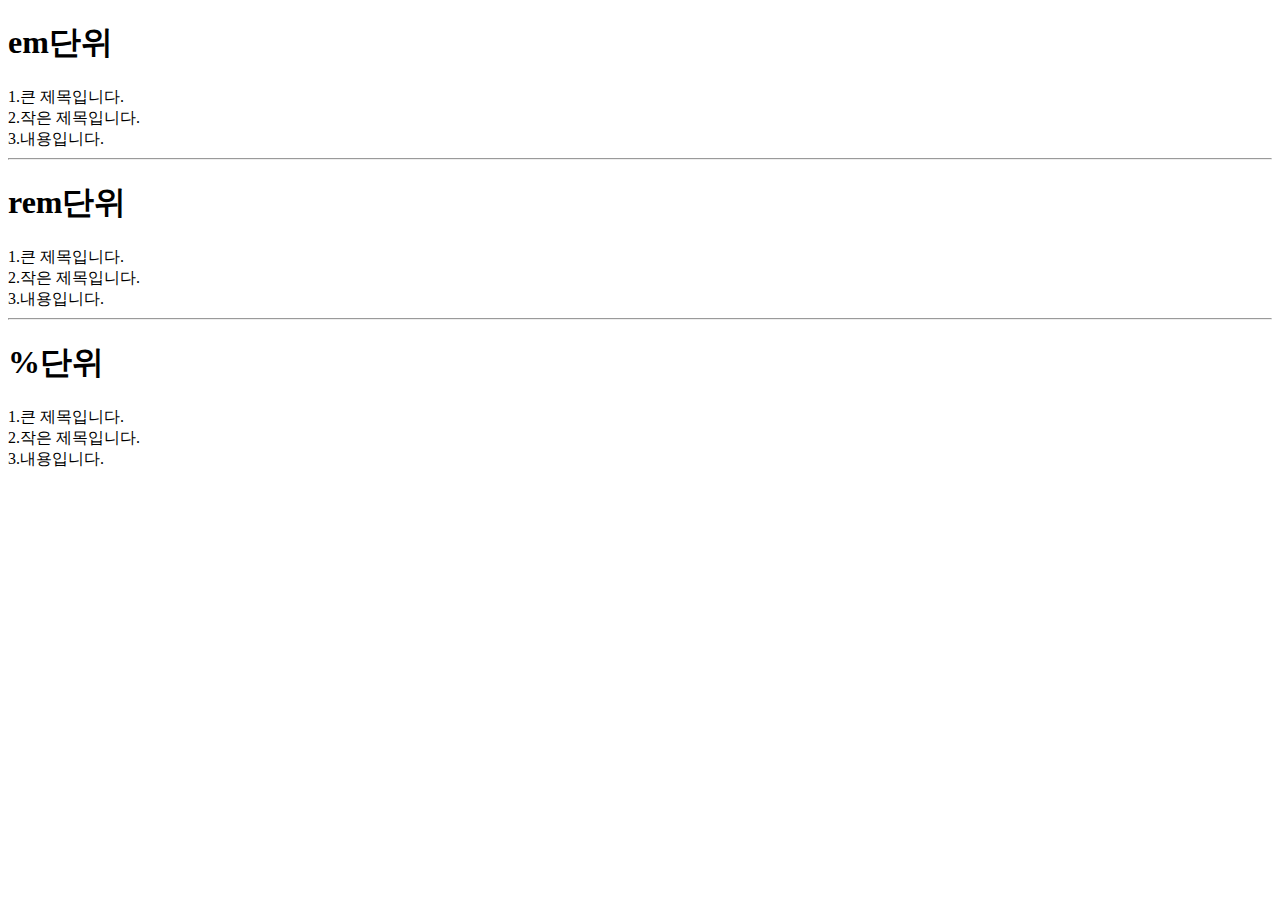
<file: 003.CSS학습/08.글자단위.html>
<!DOCTYPE html>
<html lang="ko">
<head>
    <meta charset="UTF-8">
    <!-- 모바일 뷰포트필수! -->
   <meta name="viewport" content="width=device-width, initial-scale=1.0">
    <title>글자단위</title>
    <style>
        /* 

            ※ 기본적으로 글자크기는 최상위 부모요소로 부터
            하위요소로 상속된다!!!
            -> 브라우저 기본 설정 중 글꼴크기가 중간일때
            16px로 셋팅된다! (기본값을 변경할 수 있고
            기본값이 다를 수 있다!! 주의!! -> "크게"로
            설정되어 있으면 20px이 된다!)

            [ 글자크기 단위 ]

            1. px
            (픽셀단위 - 스크린 픽셀수)

            2. pt
            (포인트단위 - 인쇄잉크 도트개수/인치)

            -> px과 pt의 관계
            브라우저에서 12pt === 16px (이육사)
            -> 1,2이 절대단위

            3. em
            (글자크기의 배수단위:배수의 기준은 부모요소)
            - 기본글자 크기에 따라 1em === 16px, 2em === 32px
            - 만약 기본 글자크기를 변경하면 상대적으로 크기가 변경된다

            4. rem(root em - 배수단위 : 배수의 기준이 root인 html임)

            5. %(퍼센트 단위 : em 배수단위와 유사 100% === 1em)

            - 3,4,5번은 상대단위

            ※ 참고: em 단위의 em은 "엠"으로 발음되고 실제로 "M"문자를
            지칭한다. 활자를 만들때 기본 크기를 "M"문자를 기준한데서
            유래됨

            [ em 또는 rem , % 와 같이 상대단위를 쓰는 이유는? ]

            - 웹 사이트에서 글자크기를 화면에 따라 변경할 경우
            절대단위를 쓰면 모두 하나씩 변경해야 하는 번거로움이 있다!
            (유지보수의 어려움!)

            - 이때 상대 단위를 쓰면 최상위 하나의 절대단위의 크기만
            변경해 주면 모두 상대적으로 그 크기를 변경하게 된다!
            구현과 유지보수의 편리함 때문에 쓰는 것이다!

            [ em 과 rem 의 셋팅상 근본적인 차이! ]

            - html 에서 px을 변경하게 되면 em, rem 모두 변경된다.
            - 그런데 body나 하위 부모 요소의 글자크기를 변경하게되면
            rem으로 셋팅된 부분은 변경되지 않는다!
            왜??? rem은 html의 글자크기를 기준한 단위이기 때문이다!
            - 부모로 부터 상속되는 em, % 는 상대적으로 변경된다!
            - 부분만 변경하고 싶은 경우엔 em 또는 %를 써야할 것이다!

            [ html 글자크기가 자주 10px로 셋팅되어 있는데 이유는? ]
            -> rem 단위 설정시 계산하기 쉽게 하기 위함!

         */

         html{
            
            /* 기본글자크기가 16px이라고 해 놓고 왜?
            여기에 글자크기를 셋팅하는가?
            브라우저 글꼴크기는 달라질 수 있기 때문에
            글자크기를 개발자가 정해주려면 html최상위부모
            에 설정하면 모든 요소에 상속된다!!! */
         }

         /* em 단위 */
         /* em은 배수단위 - 싸고 있는 부모박스의 글자크기를
         기준하여 계산한다! */


         /* 32px */
         .f1{
            /* 
                상속된px * 배수 = 몇px
                16px * x = 32px
                x = 32px / 16px 
                  = 2(배수)
                  -> 2em

                [ em단위 구하기 ]
                em = 구하는px / 상속된px
            */
         }

         /* 24px */
         .f2{
            /* 0.75em = 24px / 32px */
         }

         /* 14px */
         .f3{
            /* 0.58em = 14px / 24px */
         }

         /* rem 단위 - 기준은 html요소 글자크기임! */

         /* 32px */
         .rf1{
            /* rem = 원하는px / html의px
                  = 32px / 16px = 2rem */
         }

         /* 24px */
         .rf2{
            /* rem = 원하는px / html의px
                  = 24px / 16px = 1.5rem */
         }

         /* 14px */
         .rf3{
            /* rem = 원하는px / html의px
                  = 14px / 16px = 0.87rem */
         }


         /* % 단위 -> em단위 * 100 */
         /* 32px */
         .pf1{
            /* 2em * 100 = 200% */
         }
         /* 24px */
         .pf2{
            /* 0.75em * 100 = 75% */
         }
         /* 16px */
         .pf3{
            /* 0.58em * 100 = 58% */
         }

         /* 
            [ CSS 미디어쿼리 ]
            - 화면의 가로크기에 대한
            CSS설정값을 변경할 수 있도록
            코드 구역을 설정하여 변경해주는
            CSS 미디어 체크 코드구역

            형식)
            @media screen and (min-width:몇px) and (max-width:몇px){
                CSS설정
            }
            1. 미디어쿼리 체크파트
                - screen / only screen
                -> 미디어쿼리를 사용할 수 있는
                브라우저만 통과함
            2. 최대크기 : (max-width:몇px)
            3. 최소크기 : (min-width:몇px)
            -> 최대만 쓰면 그 사이즈 이하모두포함
            -> 최소만 쓰면 그 사이즈 이상모두포함
            4. and 연결자 : 구문사이를 연결함
         */
         /* 미디어쿼리 : 1000px 이하 */
         @media screen and (max-width:1000px) {
            /* em단위와 % 단위만 변경됨
            이유는 부모요소로 부터 상속된
            크기를 기준한 상대 단위이기 때문!
            rem단위가 그대로인 이유는
            html크기를 기준하는데 
            변경사항이 없기 때문! */
            body{
            }
         } /* 1000px 이하 */

         /* 미디어쿼리 : 800px 이하 */
         @media screen and (max-width: 800px) {
            /* root인 html 글자크기를 변경함
            rem 단위만 변경됨!
            왜? body크기는 변경되어 있으므로
            영향을 주지 못해 em/%단위는 변경없음 */
            html{
            }
         } /* 800px 이하 */

         /* 미디어쿼리 : 700px 이하 */
         @media screen and (max-width: 700px) {
            /* 상대단위를 개별적으로
            부분상대변경을 할 경우! */
            .wrap{
            }
         } /* 700px 이하 */


         

    </style>
</head>
<body>
    <h1>em단위</h1>
    <div class="wrap">
        <div class="f1">1.큰 제목입니다.
            <div class="f2">2.작은 제목입니다.
                <div class="f3">3.내용입니다.</div>
            </div>
        </div>
    </div>

    <hr>

    <h1>rem단위</h1>
    <div class="rf1">1.큰 제목입니다. 
        <div class="rf2">2.작은 제목입니다. 
            <div class="rf3">3.내용입니다.</div>
        </div>
    </div>

    <hr>

    <h1>%단위</h1>
    <div class="pf1">1.큰 제목입니다. 
        <div class="pf2">2.작은 제목입니다. 
            <div class="pf3">3.내용입니다.</div>
        </div>
    </div>


</body>
</html>
</file>
<file: 9993.산리오사이트/css/main_media.css>
@charset "utf-8";
/* 산리오 사이트 메인 페이지 미디어쿼리 - main_media.css */

/************ 미디어쿼리 ************/

/****** 1024px 이하 미디어쿼리 시작 ******/
@media screen and (max-width: 1024px) {
  /* 전체 Root글자 크기 변경: rem영향 */
  html {
    font-size: 8.2px;
  }
  /* Mobile GNB 나타남! */
  .gnb-mob {
    display: block;
  }

  /* DB GNB메뉴 클래스 on 줄경우 
      모바일용 숨김 메뉴로 변신 */
  .gnb.on {
    position: fixed;
    top: 8rem;
    /* 오른쪽 바깥에 나가있음! */
    left: 100vw;
    width: 100vw;
    height: calc(100vh - 8rem);

    background-color: #fff;
    font-size: 5vw;

    /* 투명, 트랜지션 */
    opacity: 0;
    transition: 0.8s ease-in-out, opacity 0.3s 0.5s;
  }
  .gnb.on ul {
    /* 세로방향 플렉스 */
    flex-direction: column;
    gap: 3vh;
    /* 글자크기 변경 */
    font-size: 4vh;
  }
  /* 보이기 클래스는 show */
  .gnb.on.show {
    left: 0;
    opacity: 1;
    border-top: 1px solid #ccc;
    padding-top: 5vh;
  }
  /* 데스크탑용 박스 */
  .dt-box {
    translate: 0 -100%;
    opacity: 0;
  }
  /* 모바일용 박스 */
  .mob-box {
    top: 0;
    opacity: 1;
  }

  /* 캐릭터 영역 영문 타이틀 숨기기 */
  .cat-list figcaption p {
    display: none;
  }

  /* 컨텍어스 이미지 */
  .info-box img {
    width: 130px;
  }
} /****** 1024px 이하 미디어쿼리 종료 ******/

/****** 800px 이하 미디어쿼리 시작 ******/
@media screen and (max-width: 800px) {
  /* 루트 글자크기 변경 */
  html {
    font-size: 7px;
  }
  /* 캐릭터 영역 레이아웃 변경 : 25% -> 50% */
  .cat-list ul li {
    flex-basis: 50%;
  }
  /* 햄버거 버튼 크기변경 */
  .gnb-mob {
    scale: 0.8;
    translate: 50% -20%;
    /* 가로방향 오른쪽 기준 */
    transform-origin: right;
  }
  /* 컴퍼니 영역 & 리쿠르트 영역 
  공통 리스트 디자인 변경 */
  .com-type-list {
    flex-direction: column;
    gap: 5vh;
  }
  /* 공통 타이틀 */
  .com-type-list h3 {
    font-size: 4vw;
  }
  /* 공통 내용 */
  .com-type-list p {
    display: none;
  }
  /* 리쿠르트 영역만 변경 : 가로방향설명박스 */
  .recruit-list figure {
    display: flex;
    justify-content: center;
  }
  .recruit-list figcaption {
    display: flex;
    flex-direction: column;
    justify-content: center;
    padding-left: 5vw;
    gap: 4vh;
  }
  /* 버튼변경 */
  .com-btn {
    font-size: 2vw;
  }
  .view-btn {
    margin-bottom: 4vh;
  }

  /* 컨텍어스 이미지 */
  .info-box img {
    width: 170px;
  }
  /* 컨텍어스 레이아웃 변경 */
  .map-info {
    flex-direction: column;
  }
  /* 맵박스 둥근모서리 변경 */
  .map-box {
    border-radius: 20px 20px 0 0;
    /* 비율도 변경 */
    aspect-ratio: 2;
  }
  /* 정보박스 둥근모서리 변경 */
  .info-box {
    border-radius: 0 0 20px 20px;
  }
  /* 하단영역 세로방향 플렉스 정렬 */
  .bottom-area {
    flex-direction: column-reverse;
    gap: 2vh;
  }
}
/****** 800px 이하 미디어쿼리 종료 ******/
</file>
<file: 001.수업코드/01.Info_PJ/css/common.css>
@charset "utf-8";
/* @charset은 css문서의 문자형식을
지정하는 코드임. utf-8은 2바이트 문자를
모두 처리하는 방식임 */

/* Info PJ 공통 CSS - common.css */

/* 웹폰트 불러오기 */
@import url('https://fonts.googleapis.com/css2?family=Jua&family=Nanum+Pen+Script&display=swap');
/* 웹폰트체 셋팅법
 font-family: "Nanum Pen Script", cursive;
 font-family: "Jua", sans-serif;
*/

/* 공통클래스 */
/* 1. 보더 디자인 클래스 */
.border-style1 {
  /* 보더(경계선) - border: 두께 종류 색상 */
  border: 5px dashed hotpink;
  /* 박스모서리 둥글게 */
  border-radius: 30px;
}
/* 2. 레이아웃 디자인 클래스 */
.layout-common{
/* 가로크기 */
  /* width: 1280px; */
  /* 최대가로크기 */
  max-width: 1280px;
  /* 블록요소 마진으로 가로중앙설정 : 마영오!
  -> 양쪽 마진이 auto이면 중앙에 옴! */
  margin: 0 auto;
  /* 
    [마진 셋팅법]
    margin: 값; - 사방셋팅
    margin: 값 값; - 위아래 양쪽셋팅
    margin: 값 값 값; - 위 양쪽 아래셋팅
    margin: 값 값 값 값; - 각 방향별 셋팅
  */
  /* 패딩 */
  padding: 20px;
  /* 박스의 크기가 1280px인데 여기게 패딩을
    주면 패딩만큼 박스가 커진다. 따라서
    1280px에 맞추려면 패딩만큼 빼야한다.
    그런데 패딩을 안쪽으로 생기게하는 속성이 있는데
    바로 box-sizing속성이다! */
  box-sizing: border-box;

  /* 값으로 border-box라고 주면 패딩과 보더가
  모두 포함된 박스로 설정된다! */
}

/* 1. 상단영역 */
.header {
  /* 배경색 */
  background-color: #83f78d; 

  /* 하단마진 덮어쓰기 */
  margin-bottom: 20px;
}

/* 타이틀 */
#main-title {
  /* 글자체 */
  font-family: "Jua", sans-serif;
  font-size: 50px;
  color: #4b61ec;
  margin: 0;
}

/* 메뉴박스 */
.header ul {
  /* 웹폰트 글자체 */
  font-family: "Nanum Pen Script", cursive;
  /* 블릿없앰 lin */
  list-style: none;
  /* float:left를 사용했으므로
        자식요소 넘치는것 숨기기 사용! */
  overflow: hidden;
  /* 가로크기 */
  width: 470px;
  /* 마영오! */
  margin: 0 auto;
  /* 패딩 */
  padding: 0;
}
/* 메인로고 */
#main-logo {
  width: 45px;
}
/* 메뉴 리스트 */
.header ul li {
  /* 블록요소 옆으로 흐르기
        float은 흘러가게 설정하는 속성
        값으로 left는 나는 왼쪽에 너는 오른쪽으로 흘러가! */
  float: left;

  /* 글자크기 */
  font-size: 25px;
  /* 패딩: 위아래0 양쪽17px */
  /* padding: 0 17px; */
}
/* 메뉴링크 */
.header ul li a {
  /* 글자색 */
  color: darkgreen;
  /* 글자밑줄없앰 */
  text-decoration: none;
  /* 글자두껍게 */
  font-weight: bold;
  /* 인라인요소간 진행방향 세로정렬 :   vertical-align */
  vertical-align: -4px;
}
/* 링크 마우스 오버시
가상클래스 선택자:hover 사용함! */
.header ul li a:hover {
  /* 글자색 */
  color: hotpink;
  /* 글자밑줄 */
  text-decoration: underline;
  /* 라인삭제는 ctrl+shift K */
}

/* 메뉴 사이에 구분자 넣기
가상요소 사용!
1. ::before 요소의 컨텐츠 앞에 추가됨
2. ::after 요소의 컨텐츠 뒤에 추가됨
콜론을 가상요소는 두개 사용함(::)
참고) 가상클래스는 콜론을 하나씀(:) 예) a:hover
중요) 필수속성인 content를 반드시 써야함!
-> content값으로 문자내용 또는 이미지를 넣을 수 있다!
*/
/* .header ul li::after{
  content: url(../images/naver_logo.png);
} */

/* 첫번째 li를 제외하고 선택하기
-> 형제선택자 +
앞에 어떤 요소가 있는 것만 선택가능!
li+li 앞에 li가 있는 li만 선택함! */
.header ul li+li::before{
  content: ' | ';
  margin: 0 15px;
  /* content: url(../images/naver_logo.png); */
}



/* 2. 메인영역 */
/* .main {} */

/* 3.하단영역 */
.footer {
  background-color: #ccc;
  text-align: center;
  /* 상단마진 덮어쓰기 */
  margin-top: 20px;
}
/* 하단 주소박스 */
.footer address {
  /* 글자크기 - font-size(fz숫자) */
  font-size: 20px;
  /* 글자이텔릭 - font-style(fs)
        값: italic / normal */
  font-style: normal;
}
/* CEO이름 */
span.ceo-name {
    text-decoration: underline;
    text-decoration-style: dotted;
    color: darkgreen;
}
/* 회사전화번호 */
span.tel-num {
    text-decoration: underline;
    text-decoration-style: wavy;
    color: hotpink;
}
</file>
<file: 001.수업코드/01.Info_PJ/css/main.css>
@charset "utf-8";
/* Info PJ 메인페이지용 CSS - main.css */
/* 2. 메인영역 */
.main {
  /* 글자정중앙(인라인요소 적용) */
  text-align: center;
  /* 메인패딩만 없앰! */
  padding: 0;
}
/* 메인이미지 */
.main > img {
  /* 박스에 이미지 크기 맞춤 */
  width: 90%;
}
</file>
<file: 002.HTML학습/01.Info_PJ/css/common.css>
@charset "utf-8";
/* CSS 외부파일은 반드시 맨위에 utf-8설정 필수! */
/* Info PJ 공통 CSS - common.css */

/* CSS 인터널 코딩구역 */
/* 웹폰트 import */
@import url("https://fonts.googleapis.com/css2?family=Do+Hyeon&family=Single+Day&display=swap");
/* 
        선택자{
          속성:값;
        }

        -> 선택자는 기본적으로
        요소명 / 아이디명 / 클래스명
      */
/* header{ 요소명 */

/* 1. 상단영역 */
#top-area {
  /* 아이디명 */
  /* 중앙정렬 tac */
  text-align: center;
  /* 배경색 bgc */
  background-color: #dbf8e2;
}
/* 전체 타이틀
      CSS에서 띄어쓰기는 하위요소를 선택함! */
#top-area h1 {
  /* 글자체 ff
        콤마로 연결된 글자체는 앞의체가 없을경우
        대체체임! 모두없을시 브라우저 기본체나옴 */
  font-family: "Do Hyeon", sans-serif;
  /* 글자크기 fz */
  font-size: 48px;
  /* 글자색 c */
  color: #01623a;
  /* 글자그림자 ts
        text-shadow: x축 y축 블러 색; */
  text-shadow: 3px 3px 2px #0000006f;
}

/* 메뉴 a요소
      기본셋팅된 글자색, 밑줄 변경 */
.menu a {
  /* 글자체 */
  font-family: "Single Day", cursive;
  /* 글자색 */
  color: darkcyan;
  /* 글자밑줄없앰 tdn */
  text-decoration: none;
  /* 글자크기 fz */
  font-size: 28px;
  /* 글자두껍게 fwb */
  font-weight: bold;
}
/* 첫번째 a메뉴를 빼고 두번째부터
      끝까지 양쪽마진 적용하기
      주의) 인라인요소는 위아래 마진적용안됨! */
.menu span + a {
  /* 앞에 span형제요소가 있는 a만선택
        +는 형제선택자 */
  margin: 4px;
}

/* a요소에 마우스 오버시 */
.menu span + a:hover {
  /* 글자색 */
  color: hotpink;
  /* 글자윗줄 tdo */
  text-decoration: overline;
  /* 글자데코 스타일 tdst */
  text-decoration-style: wavy;
}

/* 2. 메인영역 */
#main-area {
  /* 위,아래 마진
        -> 양쪽 auto는 박스중앙정렬 */
  margin: 15px auto;
  /* margin-top: 15px;
        margin-bottom: 15px; */

  /* 
          마진(margin), 패딩(padding)규칙
          - 마진은 바깥여백, 패딩은 안쪽여백
          margin: 값; - 4방향모두
          margin: 값 값; - 위아래, 양쪽
          margin: 값 값 값; - 위, 양쪽, 아래
          margin: 값 값 값 값; - 위,오른,아래,왼쪽
          ((방향별속성있음))
          margin-top: 값;
          margin-right: 값;
          margin-bottom: 값;
          margin-left: 값;

          ((크기를 가지는 블록박스 중앙정렬))
          margin: 0 auto;
          -> 박스의 마진을 위아래0
            양쪽마진은 auto! 즉, 자동으로 
            같은 크기배분!
            -> 마.영.오!!!
        */
}
/* 3. 하단영역 */
#info-area {
  /* 배경색 bgc */
  background-color: #ececec;
}

/* 최상위박스 공통 */
/* 클래스명 */
.part {
  /* 가로크기를 지정하면 화면이
        박스보다 작아질 경우 가로스크롤 생김 */
  /* width: 1280px; */

  /* 최대가로크기 설정 maw
        -> 최대크기보다 화면이 작아지면
        자동으로 전환하여 화면크기에 적응함! */
  max-width: 700px;

  /* 마영오로 박스 중앙정렬 */
  margin: 0 auto;

  /* 보더(경계선) 
          border: 두께 종류 색상
          종류(선형solid,데쉬선dashed,점선dotted)
        */
  border: 2px dashed #00c210;
  /* 둥근모서리 */
  border-radius: 20px;
  /* 안쪽여백(패딩) */
  padding: 15px;
}

/* 주소셋팅 */
address {
  /* 글자체 */
  font-family: "Do Hyeon", sans-serif;
  /* 글자크기 fz */
  font-size: 24px;
  /* 기본 이탤릭체 해제하기 fsn */
  font-style: normal;
  /* 글자 중앙정렬 tac */
  text-align: center;
  /* 글자색 c */
  color: #333;
}
</file>
<file: 9993.산리오사이트/css/main.css>
@charset "utf-8";

/* 메인 페이지 CSS - main.css 
    - 변수셋팅 + 미디어쿼리 포함
*/

/* 외부공통파일 불러오기 */
@import url(./reset.css);
@import url(./core.css);

/* 공통변수 셋팅 */
:root {
  /* 색상변수 : --이름-color */
  --main-gray-color: #222;
  --character-area-color: #fefefe;
  --company-area-color: #f4f4f4;
  --contact-area-color: #4a679d;

  /* 사이즈변수 : --이름-size */
  --top-area-padding-size: 2rem 5rem;
  --bottom-area-padding-size: 5rem;
  --contents-box-padding-size: 8.5rem 0 0;
  --cat-title-padding-size: 1.5rem 1rem;
}

/* 전체글자 크기기준값 설정하기 : rem단위 */
html {
  /* 계산 편의상 10px로 설정! */
  font-size: 10px;
}

/* 모바일 모드시 가로스크롤 안생기게 셋팅 */
html,
body {
  overflow-x: hidden;
}

/* 1. 상단영역 */
body {
  padding-top: 10rem;
}
/* 겉박스 */
#top-area {
  position: fixed;
  z-index: 999;
  top: 0;
  left: 0;
  width: 100%;
  background-color: #fff;
}
/* 속박스 */
.top-area {
  padding: var(--top-area-padding-size);
}
/* 상단영역 플렉스 */
.top-area > ul {
  display: flex;
  /* 양쪽끝에 배치함 */
  justify-content: space-between;
}
/* 로고 */
h1.logo img {
  height: min(4rem, 4vw);
  /* 최대사이즈 지정:4rem이 최대크기 */
}

/* GNB메뉴 */
.gnb {
  height: 100%;
}
.gnb > ul {
  height: 100%;
  display: flex;
  align-items: center;
  gap: 8rem;

  font-size: 1.6rem;
  font-weight: 500;

  /* 대문자 출력 */
  text-transform: uppercase;
}

/* 모바일 GNB 햄버거버튼 */
.gnb-mob {
  position: absolute;
  top: 2rem;
  right: 5rem;
  width: 34px;
  height: 34px;
  /* 처음에 안보임! */
  display: none;
}
.gnb-mob span {
  display: block;
  width: 100%;
  height: 4px;
  background-color: #000;
  transition: 0.3s ease-out;
}
/* 2번째,3번째 span */
.gnb-mob span + span {
  margin-top: 11px;
}
.gnb-mob.on span:nth-child(1) {
  translate: 0 15px;
  rotate: 45deg;
}
.gnb-mob.on span:nth-child(2) {
  translate: 17px 0;
  width: 0;
}
.gnb-mob.on span:nth-child(3) {
  translate: 0 -15px;
  rotate: -45deg;
}

/* 2. 메인영역 */
/* 메인영역 개별박스 공통 */
#main-area > div {
  padding: var(--contents-box-padding-size);
}
/* 2-1. 배너영역 */
.banner {
  /* 부모자격 */
  position: relative;
  /* 넘치는 자식 숨기기 */
  overflow: hidden;
  background: url(../images/main_visual_bg.jpg) 0/50px;
  text-align: center;
  padding-bottom: 10rem !important;
}
/* 배너 이미지 */
.banner img {
  height: 60vmin;
}
/* 데스크탑 박스 */
.dt-box {
  transition: 0.4s ease-in-out;
}
/* 모바일용 박스 */
.mob-box {
  position: absolute;
  top: -100%;
  opacity: 0;
  width: 100%;
  padding-top: 8.5rem;
  transition: 0.4s ease-in-out;
}

/* 2-2. 캐릭터 영역 */
.character {
  background-color: var(--character-area-color);
}
/* 캐릭터 리스트 */
.cat-list ul {
  display: flex;
  flex-wrap: wrap;
  padding-bottom: 10rem;
}
.cat-list ul li {
  flex-basis: 25%;
  padding: 1rem;
  box-sizing: border-box;
  /* 글자 줄바꿈방지 */
  white-space: nowrap;
  /* 글자 줄바꿈방지시 옆의 li에 영향차단!
  -> 안주면 같은 라인의 마지막 li가 아래줄로
  떨어지는 경우가 생길 수 있다! */
  overflow: hidden;
}
/* 이미지 파트박스 */
.img-part {
  position: relative;
}
/* 두개의 이미지 공통 */
.cat-list img {
  width: 100%;
}
/* 마지막 이미지 숨기기 */
.cat-list img:last-child {
  position: absolute;
  top: 0;
  left: 0;
  opacity: 0;
  transition: 0.4s;
}
/* 오버시 이미지 보이기 */
.cat-list li:hover img:last-child {
  opacity: 1;
}

/* 이미지 박스 */
.cat-list figure {
  border: 1px solid #ccc;
  border-radius: 20px;
  /* 이미지 나감 숨기기 */
  overflow: hidden;
}
/* 이미지 설명 */
.cat-list figcaption {
  text-align: center;
  padding: var(--cat-title-padding-size);
}
/* 캐릭터 타이틀 */
.cat-list figcaption h3 {
  font-size: 2.2rem;
  font-weight: normal;
}
/* 캐릭터 영문 */
.cat-list figcaption p {
  font-size: 1.2rem;
}

/* 2-3. 컴퍼니영역 */
.company {
  background-color: var(--company-area-color);
}
/* 2-4. 리쿠르트영역 */
.recruit {
  background: var(--character-area-color) url(../images/bg_recruit.png)
    no-repeat center 10vh/90%;
}
/* 컴퍼니 영역 & 리쿠르트 영역 
공통 리스트 디자인 */
.com-type-list {
  display: flex;
  justify-content: space-evenly;
  text-align: center;
  padding-bottom: 10rem;
}
/* 공통 타이틀 */
.com-type-list h3 {
  font-size: 2.2rem;
  padding: 2rem 0;
  font-weight: normal;
}
/* 공통 내용 */
.com-type-list p {
  font-size: 1.6rem;
}
.com-type-list p:last-of-type {
  margin-bottom: 3rem;
}
/* 2-5. 플레이스영역 */
#main-area .place {
  /* 공통 패딩 덮어쓰기 상위 부모넣어줌! */
  padding-bottom: 30vh;
  background: url(../images/bg_shop.jpg) no-repeat center/cover;
}
/* 2-6. 컨텍어스영역 */
.contact-us {
  background-color: var(--contact-area-color);
}

/* 3. 컨텍어스 영역 */
/* 3-1.컨텍어스 내용박스 부모 */
.map-info {
  display: flex;
  padding: 5vh 3vh 10vh;
}
/* 컨텍어스 자식 파티션 박스 등분할 */
.map-info > div {
  /* 정확히 등분할 설정함! */
  flex-basis: 50%;
}
/* 3-2. 지도박스 */
.map-box {
  /* 박스 높이값 없이 비율설정 */
  aspect-ratio: 1.4;
  /* 왼쪽 위아래만 둥근모서리 */
  border-radius: 20px 0 0 20px;
  /* 지도 아이프레임 숨기기 */
  overflow: hidden;
}
.map-box iframe {
  border: none;
  width: 100%;
  height: 100%;
}

/* 3-3. 정보박스 */
.info-box {
  /* 부모자격 - 이미지의 부모 */
  position: relative;
  background-color: #fff;
  /* 오른쪽 위아래만 둥근모서리 */
  border-radius: 0 20px 20px 0;
  padding: 5rem;
  box-sizing: border-box;
}
/* 키티 이미지 앱솔루트! */
.info-box img {
  position: absolute;
  bottom: 0;
  right: 0;
  /* 부모는? .info-box */
  translate: -10% 22%;
}
/* 한글주소 : h3 */
.info-box h3 {
  font-size: 2.5rem;
  line-height: 1.5;
}
/* 영문주소 : address */
.info-box address {
  font-size: 1.2rem;
  margin-bottom: 1.5rem;
  font-style: normal;
  line-height: 2;
  color: #aaa;
}
/* 전화번호 : p */
.info-box p {
  font-size: 1.4rem;
  font-weight: bold;
  line-height: 1.7;
  color: var(--main-gray-color);
}

/* 4. 하단영역 */
.bottom-area {
  display: flex;
  /* 진행방향 정렬 양쪽끝 */
  justify-content: space-between;
  /* 진행방향 수직 정렬 중앙 */
  align-items: center;
  background-color: #222;
  padding: 5rem;
}
/* 4-1. 카피라잇박스 */
.copy-right img{
  width: 197px;
}
/* 4-2. 버튼박스 */
.btn-box .com-btn:hover{
  background-color: #222;
  color: #fff;
  border-color: #fff;
}

/* 5. sns버튼 박스 */
.q-btn {
  position: fixed;
  width: max(min(60px,5vw),40px);
  top: 10vh;
  right: 1vh;
  z-index: 998;
}
.q-btn img{
  width: 100%;
}
/* 6. 탑이동버튼 */
 .top-btn {
  position: fixed;
  bottom: 30px;
  right: 10px;
  z-index: 999;
}
.top-btn span {
  display: table-cell;
  vertical-align: middle;
  width: 60px;
  height: 60px;
  border-radius: 10px;
  text-transform: uppercase;
  text-align: center;
  background-color: #4a679e;
  font-size: 1.6rem;
  color: #fff;
  cursor: pointer;
}
.top-btn span:before {
  display: block;
  content: url(../images/top_arr.png);
}
</file>
